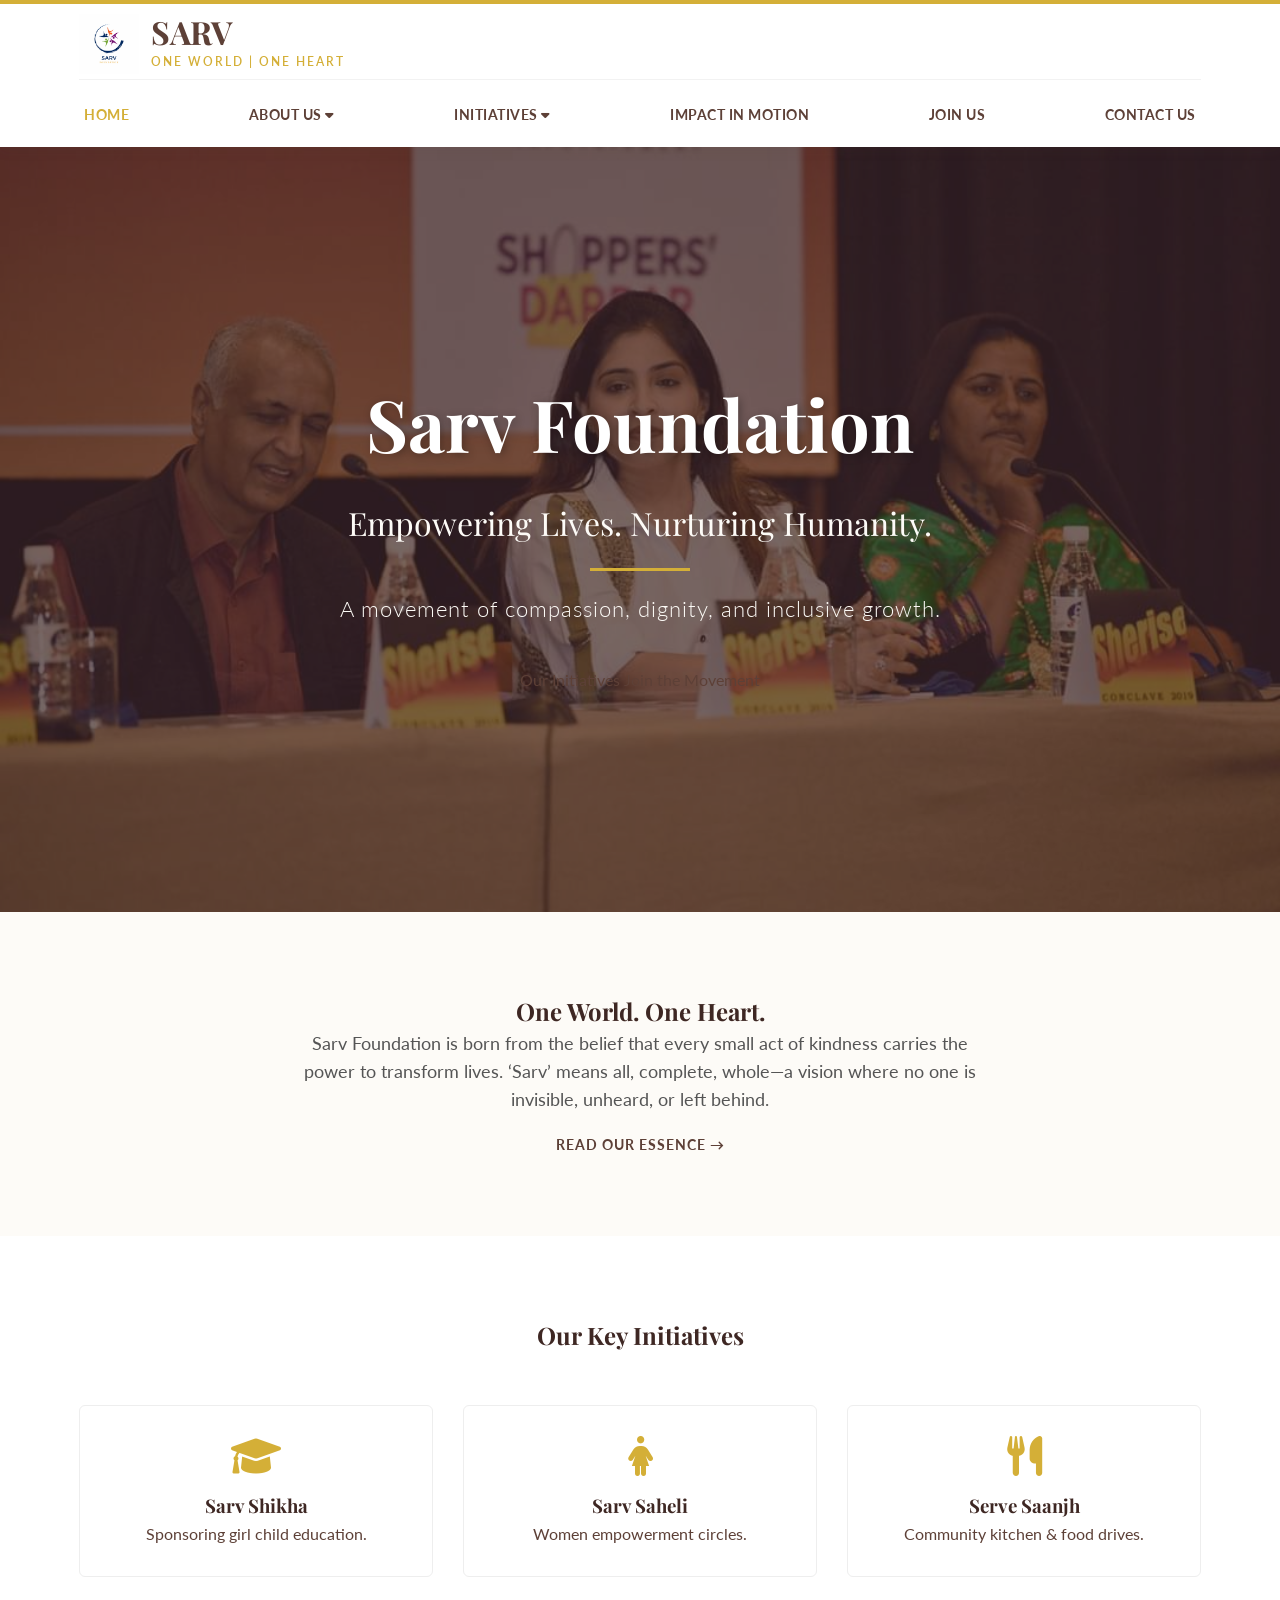
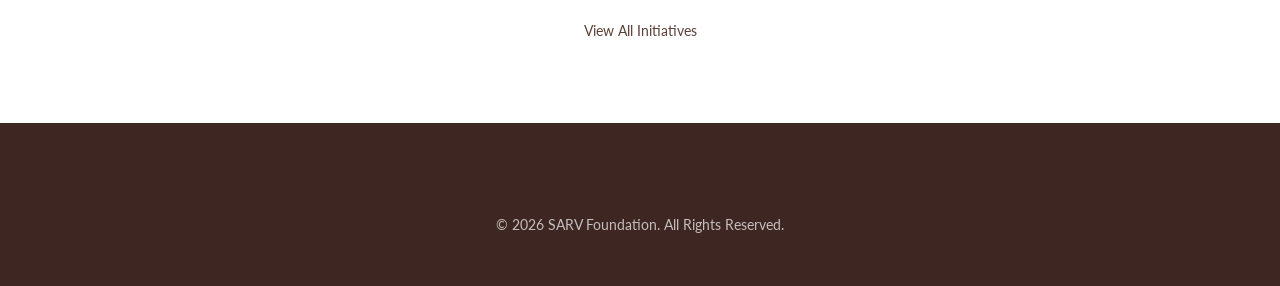
<file: index.html>
<!DOCTYPE html>
<html lang="en">
<head>
    <meta charset="UTF-8">
    <meta name="viewport" content="width=device-width, initial-scale=1.0">
    <title>SARV FOUNDATION | Empowering Lives. Nurturing Humanity.</title>
    <link rel="stylesheet" href="style.css">
    <link href="https://fonts.googleapis.com/css2?family=Lato:wght@300;400;600&family=Playfair+Display:wght@500;600;700&display=swap" rel="stylesheet">
    <link rel="stylesheet" href="https://cdnjs.cloudflare.com/ajax/libs/font-awesome/6.0.0/css/all.min.css">
</head>
<body>

    <nav class="navbar">
    <div class="container nav-wrapper">
        
        <div class="brand-row">
            <a href="index.html" class="logo-link">
                <img src="assets/logo final.jpeg" alt="Sarv Foundation Logo">
                <div class="logo-text">
                    <h2>SARV</h2>
                    <span>ONE WORLD | ONE HEART</span>
                </div>
            </a>
            <div class="hamburger">
                <i class="fas fa-bars"></i>
            </div>
        </div>

        <div class="menu-row">
            <ul class="nav-menu">
                <li><a href="index.html" class="active">HOME</a></li>
                
                <li class="dropdown">
                    <a href="about.html" class="dropbtn">ABOUT US <i class="fas fa-caret-down"></i></a>
                    <ul class="dropdown-content">
                        <li><a href="essence.html">OUR ESSENCE</a></li>
                        <li><a href="journey.html">OUR JOURNEY</a></li>
                        <li><a href="vision.html">OUR VISION</a></li>
                        <li><a href="mission.html">OUR MISSION</a></li>
                        <li><a href="values.html">OUR VALUES</a></li>
                    </ul>
                </li>
                  <li class="dropdown">
                        <a href="initiatives.html" class="dropbtn">INITIATIVES <i class="fas fa-caret-down"></i></a>
                        <ul class="dropdown-content">
                            <li><a href="sakhi-saheli.html">SAKHI SAHELI</a></li>
                        </ul>
                    </li>
                    <li><a href="impact.html">IMPACT IN MOTION</a></li>
                    <li><a href="join-us.html">JOIN US</a></li>
                <li><a href="contact.html">CONTACT US</a></li>
            </ul>
        </div>

    </div>
</nav>

    <header class="cover-hero">
    
    <div class="hero-slideshow">
        <div class="slide" style="background-image: url('assets/FB_IMG_1580443822070.jpg');"></div>
        <div class="slide" style="background-image: url('assets/image_fc1e115a-1fc8-44fc-af3e-80932b33172320220706_114518.jpg');"></div>
        <div class="slide active" style="background-image: url('assets/FB_IMG_1583815239968.jpg');"></div>
        <div class="slide" style="background-image: url('assets/FB_IMG_1581576737122.jpg');"></div>
    </div>

    <div class="hero-overlay-solid"></div>
   
    <div class="container hero-content text-center">
        <h1 class="main-title">Sarv Foundation</h1>
        <h2 class="sub-title">Empowering Lives. Nurturing Humanity.</h2>
        
        <div class="divider-gold-center"></div>
        
        <p class="hero-text">A movement of compassion, dignity, and inclusive growth.</p>
        
        <div style="margin-top: 40px;">
            <a href="initiatives.html" class="btn-hero primary">Our Initiatives</a>
            <a href="join-us.html" class="btn-hero secondary">Join the Movement</a>
        </div>
    </div>
</header>

    <section class="section-padding bg-warm">
        <div class="container text-center">
            <h2 class="section-title">One World. One Heart.</h2>
            <p style="max-width: 700px; margin: 0 auto; font-size: 1.1rem; color: #555;">
                Sarv Foundation is born from the belief that every small act of kindness carries the power to transform lives.
                ‘Sarv’ means all, complete, whole—a vision where no one is invisible, unheard, or left behind.
            </p>
            <a href="essence.html" class="btn-link" style="margin-top: 20px; display: inline-block;">Read Our Essence &rarr;</a>
        </div>
    </section>

    <section class="section-padding bg-white">
        <div class="container">
            <div class="text-center mb-50">
                <h2 class="section-title">Our Key Initiatives</h2>
            </div>
            <div class="project-grid" style="grid-template-columns: repeat(3, 1fr); gap: 30px;">
                <div class="project-card text-center" style="padding: 30px; border: 1px solid #eee;">
                    <i class="fas fa-graduation-cap" style="font-size: 2.5rem; color: var(--gold-accent); margin-bottom: 15px;"></i>
                    <h3>Sarv Shikha</h3>
                    <p>Sponsoring girl child education.</p>
                </div>
                <div class="project-card text-center" style="padding: 30px; border: 1px solid #eee;">
                    <i class="fas fa-female" style="font-size: 2.5rem; color: var(--gold-accent); margin-bottom: 15px;"></i>
                    <h3>Sarv Saheli</h3>
                    <p>Women empowerment circles.</p>
                </div>
                <div class="project-card text-center" style="padding: 30px; border: 1px solid #eee;">
                    <i class="fas fa-utensils" style="font-size: 2.5rem; color: var(--gold-accent); margin-bottom: 15px;"></i>
                    <h3>Serve Saanjh</h3>
                    <p>Community kitchen & food drives.</p>
                </div>
            </div>
            <div class="text-center" style="margin-top: 40px;">
                <a href="initiatives.html" class="btn-hero primary" style="font-size: 0.9rem; padding: 12px 30px;">View All Initiatives</a>
            </div>
        </div>
    </section>

    <footer>
        <div class="container text-center" style="padding: 30px 0; color: rgba(255,255,255,0.7); font-size: 0.9rem;">
            <p>&copy; 2026 SARV Foundation. All Rights Reserved.</p>
        </div>
    </footer>

    <script src="script.js"></script>
</body>
</html>

    <script src="script.js"></script>
    <script>
    const slides = document.querySelectorAll('.slide');
    
    // यह खुद पता लगा लेगा कि कौन सी स्लाइड 'active' है (आपके केस में तीसरी स्लाइड)
    let currentSlide = Array.from(slides).findIndex(slide => slide.classList.contains('active'));
    if (currentSlide === -1) currentSlide = 0;

    function nextSlide() {
        // पुरानी स्लाइड से active क्लास हटाएं
        slides[currentSlide].classList.remove('active');
        
        // अगली स्लाइड का नंबर निकालें
        currentSlide = (currentSlide + 1) % slides.length;
        
        // नई स्लाइड को active करें
        slides[currentSlide].classList.add('active');
    }

    // हर 4 सेकंड में स्लाइड बदलें
    setInterval(nextSlide, 4000);
</script>
</body>
</html>
</file>
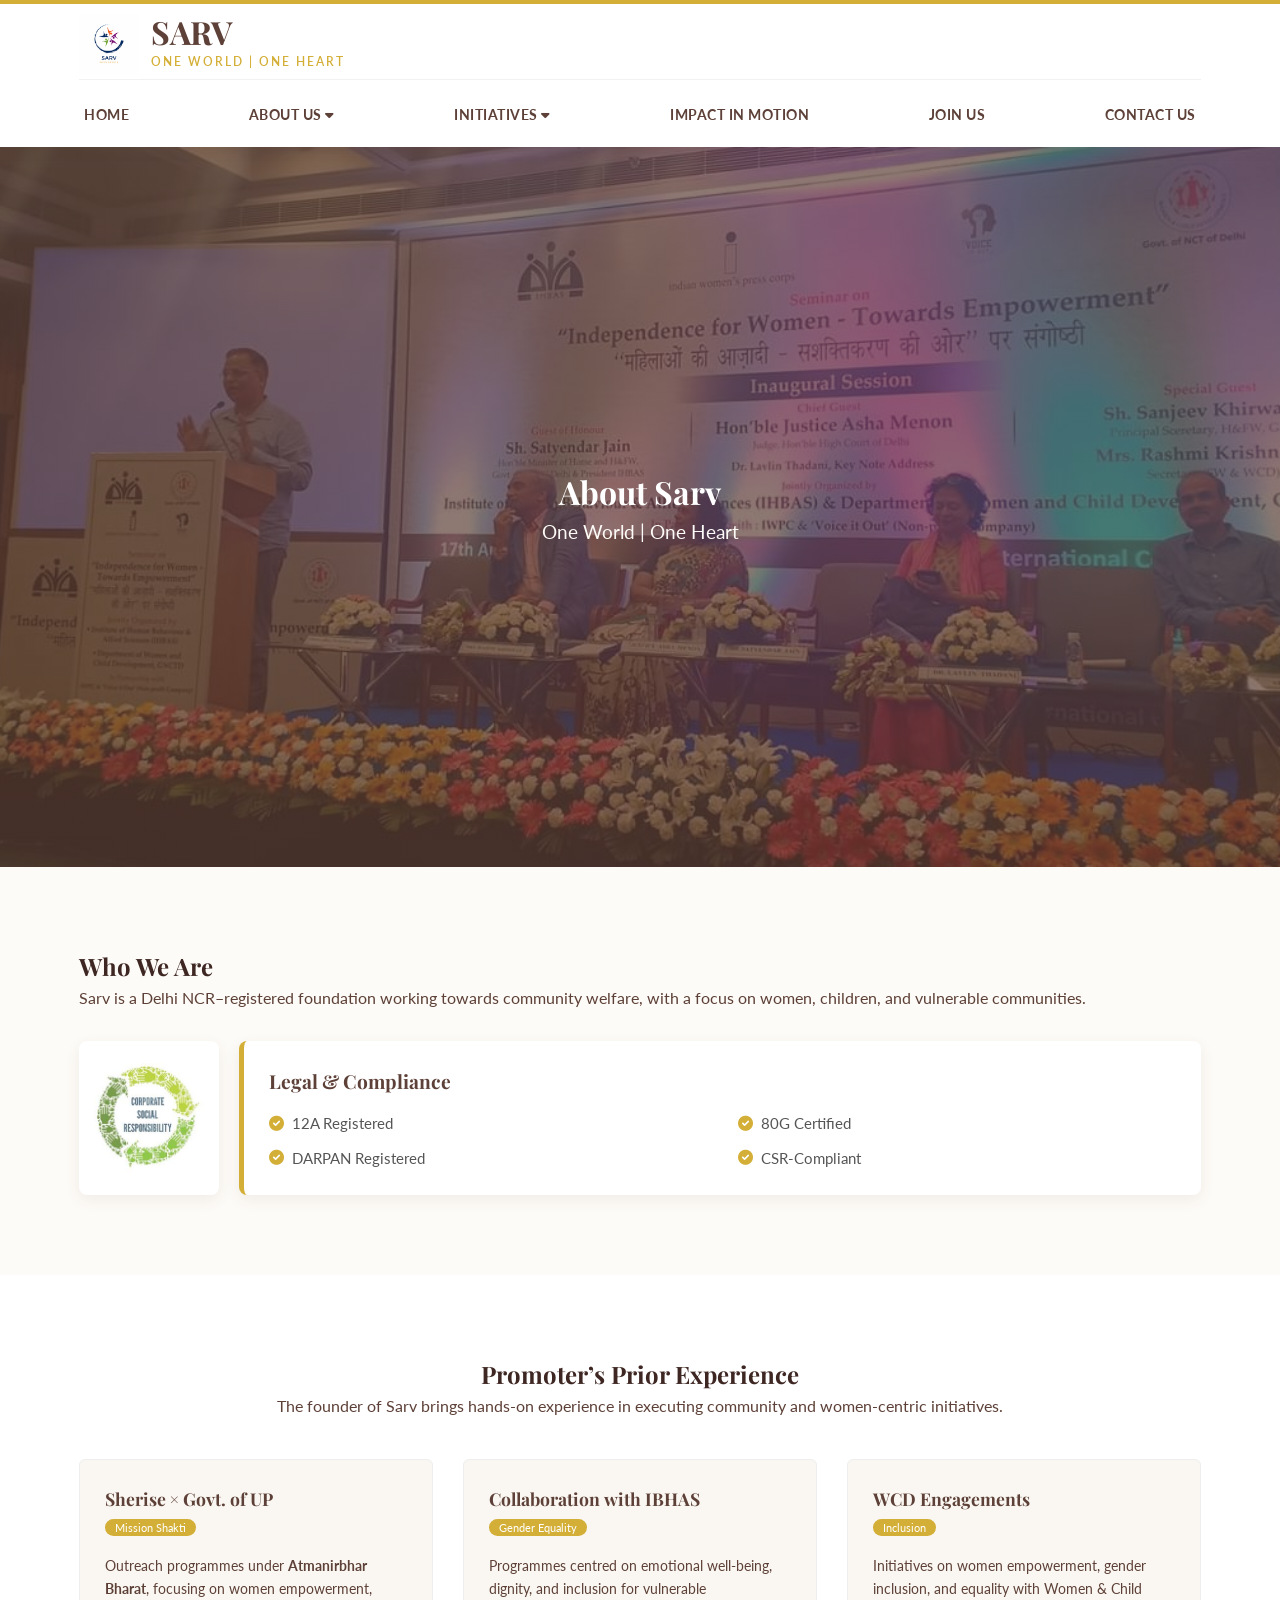
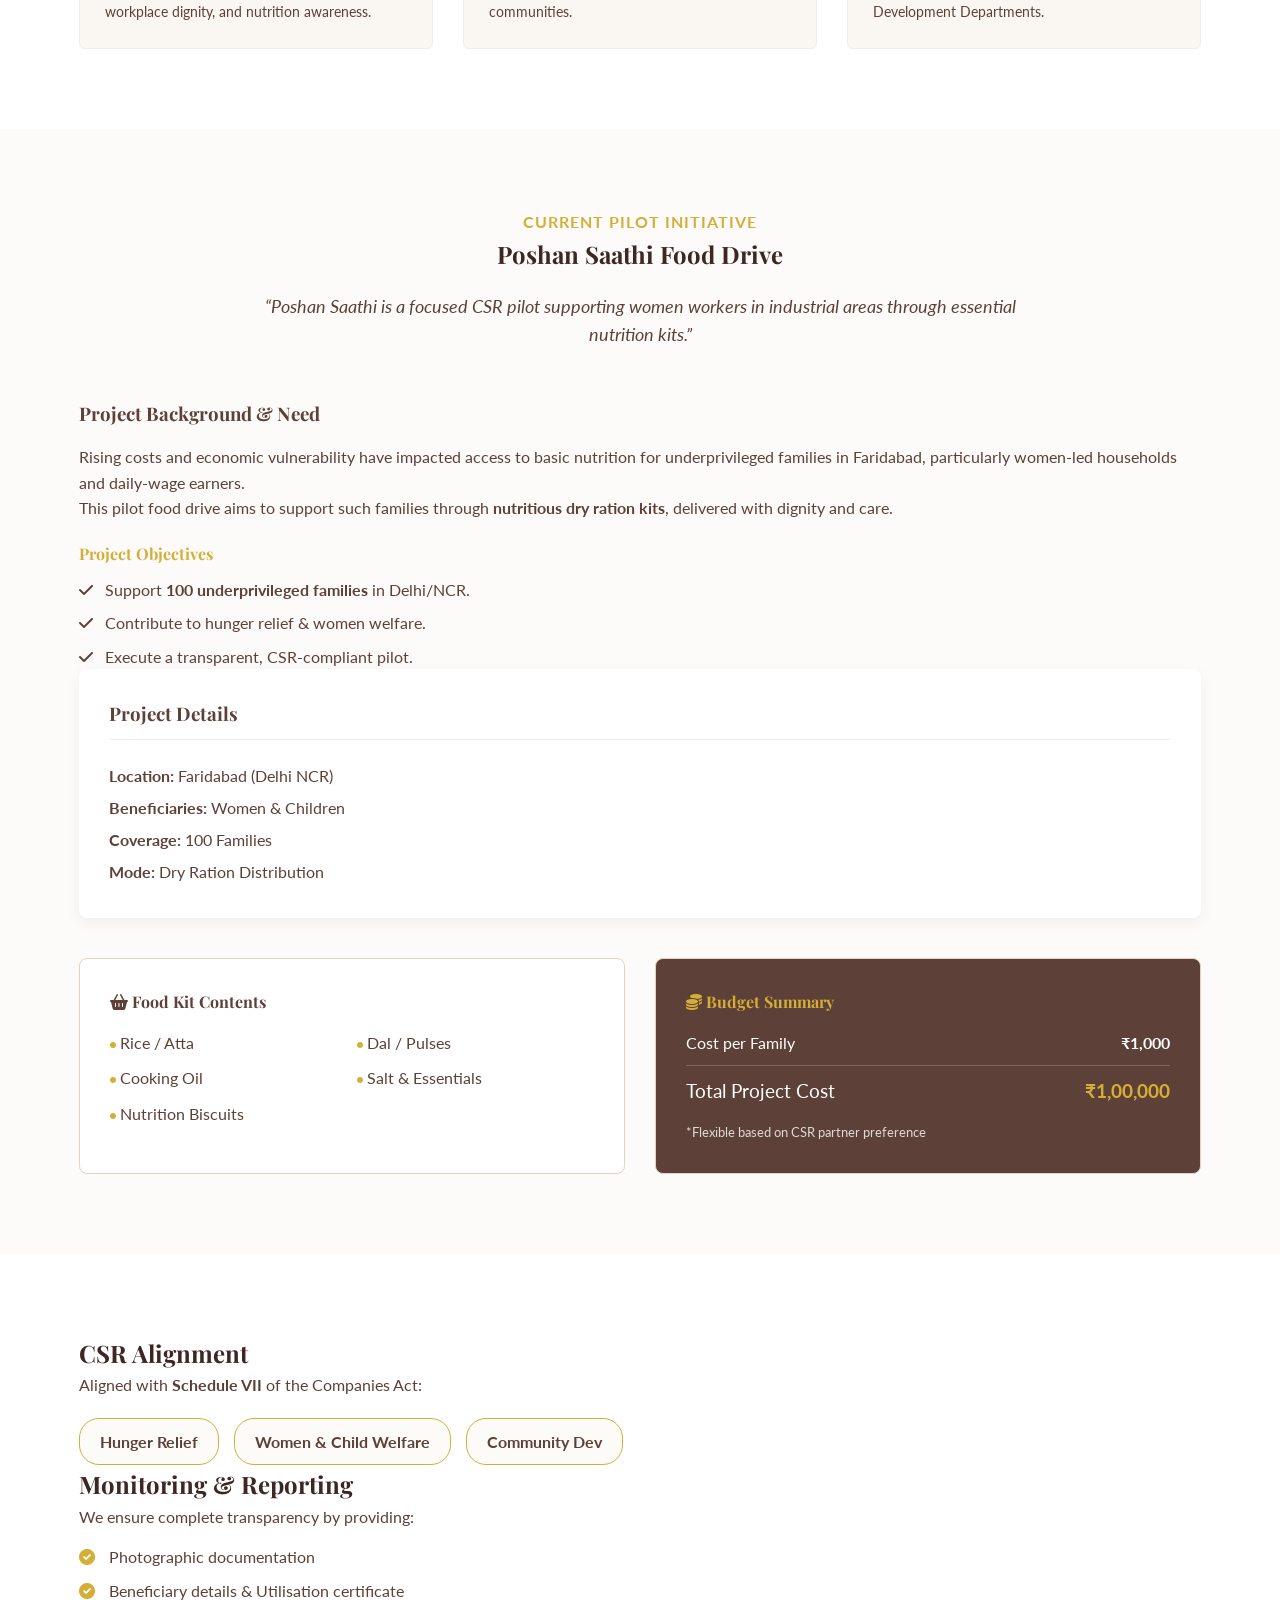
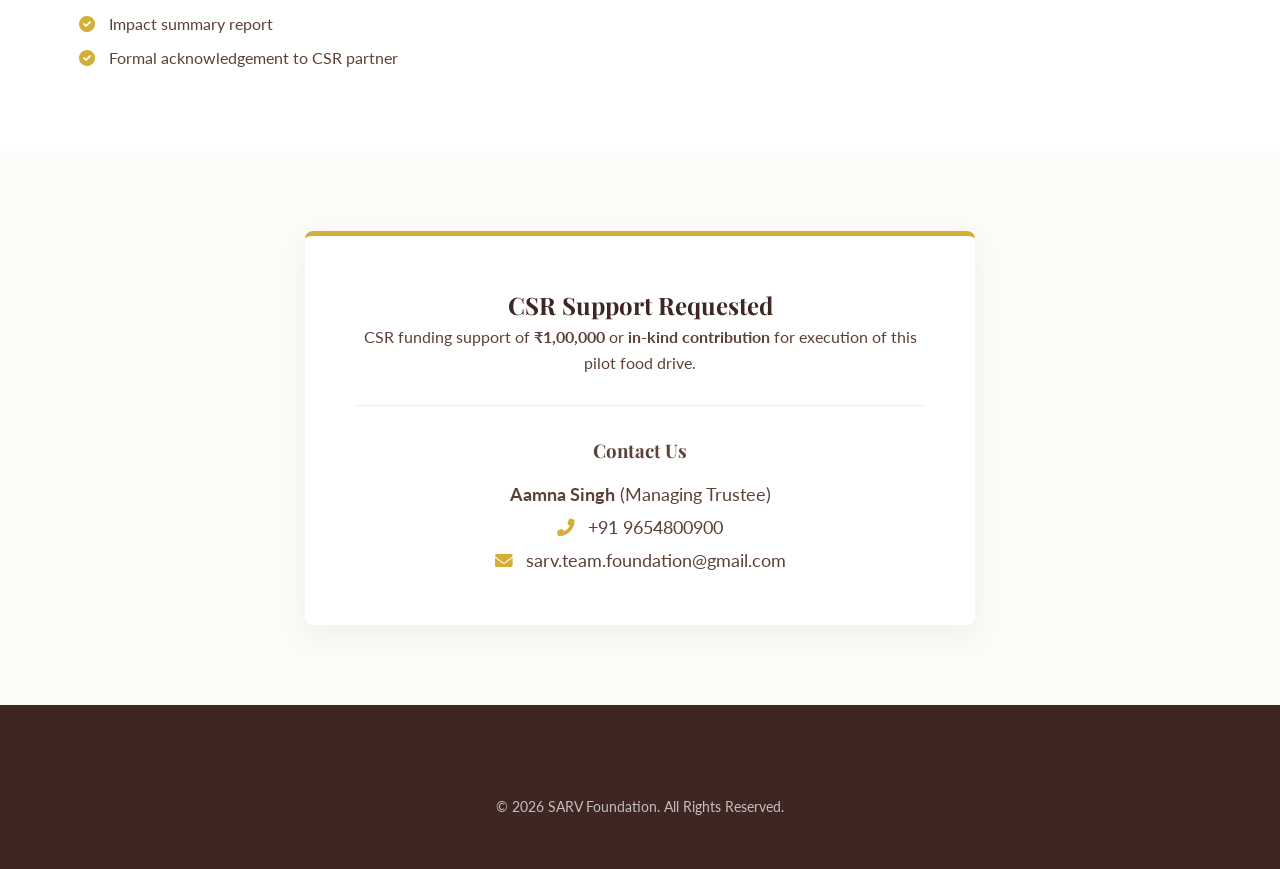
<file: about.html>
<!DOCTYPE html>
<html lang="en">
<head>
    <meta charset="UTF-8">
    <meta name="viewport" content="width=device-width, initial-scale=1.0">
    <title>About Us | SARV FOUNDATION</title>
    <link rel="stylesheet" href="style.css">
    <link href="https://fonts.googleapis.com/css2?family=Lato:wght@300;400;600&family=Playfair+Display:wght@500;600;700&display=swap" rel="stylesheet">
    <link rel="stylesheet" href="https://cdnjs.cloudflare.com/ajax/libs/font-awesome/6.0.0/css/all.min.css">
</head>
<body>

    <nav class="navbar">
    <div class="container nav-wrapper">
        
        <div class="brand-row">
            <a href="index.html" class="logo-link">
                <img src="assets/logo final.jpeg" alt="Sarv Foundation Logo">
                <div class="logo-text">
                    <h2>SARV</h2>
                    <span>ONE WORLD | ONE HEART</span>
                </div>
            </a>
            <div class="hamburger">
                <i class="fas fa-bars"></i>
            </div>
        </div>

        <div class="menu-row">
            <ul class="nav-menu">
                <li><a href="index.html">HOME</a></li>
                
                <li class="dropdown">
                    <a href="about.html" class="dropbtn" class="active">ABOUT US <i class="fas fa-caret-down"></i></a>
                    <ul class="dropdown-content">
                        <li><a href="essence.html">OUR ESSENCE</a></li>
                        <li><a href="journey.html">OUR JOURNEY</a></li>
                        <li><a href="vision.html">OUR VISION</a></li>
                        <li><a href="mission.html">OUR MISSION</a></li>
                        <li><a href="values.html">OUR VALUES</a></li>
                    </ul>
                </li>
                <li class="dropdown">
                    <a href="initiatives.html" class="dropbtn">INITIATIVES <i class="fas fa-caret-down"></i></a>
                    <ul class="dropdown-content">
                        <li><a href="sakhi-saheli.html">SAKHI SAHELI</a></li>
                    </ul>
                </li>
                <li><a href="impact.html">IMPACT IN MOTION</a></li>
                <li><a href="join-us.html">JOIN US</a></li>
                <li><a href="contact.html">CONTACT US</a></li>
            </ul>
        </div>

    </div>
</nav>
    <header class="hero-section" style="height: 80vh; background: linear-gradient(rgba(93, 64, 55, 0.7), rgba(93, 64, 55, 0.7)), url('assets/FB_IMG_1579864171733.jpg') center/cover;">
        <div class="hero-overlay"></div>
        <div class="container hero-content text-center">
            <h1 style="color: #fff;">About Sarv</h1>
            <p style="color: #fdfbf7; font-size: 1.2rem;">One World | One Heart</p>
        </div>
    </header>

    <section class="section-padding bg-warm">
    <div class="container split-layout">
        
        <div class="text-block">
            <h2 class="section-title">Who We Are</h2>
            <p class="lead-text">Sarv is a Delhi NCR–registered foundation working towards community welfare, with a focus on women, children, and vulnerable communities.</p>
            
            <div class="compliance-row" style="display: flex; gap: 20px; margin-top: 30px; flex-wrap: wrap; background: transparent; box-shadow: none; padding: 0;">
        
                <div class="logo-card" style="background: #fff; padding: 15px; border-radius: 8px; box-shadow: 0 5px 15px rgba(93, 64, 55, 0.08); display: flex; align-items: center; justify-content: center; width: 140px; flex-shrink: 0;">
                    <img src="assets/csr logo.jpg.jpeg" alt="CSR Compliance" style="width: 100%; height: auto;">
                </div>
        
                <div class="text-card" style="background: #fff; padding: 25px; border-radius: 8px; box-shadow: 0 5px 15px rgba(93, 64, 55, 0.08); flex-grow: 1; border-left: 5px solid var(--gold-accent); display: flex; flex-direction: column; justify-content: center;">
                    
                    <h3 style="font-size: 1.2rem; margin-bottom: 15px; color: var(--primary-brown);">Legal & Compliance</h3>
                    
                    <ul class="cert-grid" style="display: grid; grid-template-columns: 1fr 1fr; gap: 10px 30px; list-style: none; padding: 0; margin: 0;">
                        <li style="font-size: 0.95rem; display: flex; align-items: center; color: #555;">
                            <i class="fas fa-check-circle" style="color: var(--gold-accent); margin-right: 8px;"></i> 12A Registered
                        </li>
                        <li style="font-size: 0.95rem; display: flex; align-items: center; color: #555;">
                            <i class="fas fa-check-circle" style="color: var(--gold-accent); margin-right: 8px;"></i> 80G Certified
                        </li>
                        <li style="font-size: 0.95rem; display: flex; align-items: center; color: #555;">
                            <i class="fas fa-check-circle" style="color: var(--gold-accent); margin-right: 8px;"></i> DARPAN Registered
                        </li>
                        <li style="font-size: 0.95rem; display: flex; align-items: center; color: #555;">
                            <i class="fas fa-check-circle" style="color: var(--gold-accent); margin-right: 8px;"></i> CSR-Compliant
                        </li>
                    </ul>
                </div>
            </div>
        </div>

    </div>
    </section>

    <section class="section-padding bg-white">
        <div class="container">
            <h2 class="section-title text-center">Promoter’s Prior Experience</h2>
            <p class="section-sub text-center" style="max-width: 800px; margin: 0 auto 40px auto;">The founder of Sarv brings hands-on experience in executing community and women-centric initiatives.</p>
            
            <div class="project-grid" style="display: grid; grid-template-columns: repeat(3, 1fr); gap: 30px;">
                <div class="project-card" style="padding: 25px; border: 1px solid #eee; background: #faf7f2;">
                    <h3 style="font-size: 1.1rem; color: var(--primary-brown);">Sherise × Govt. of UP</h3>
                    <span style="background: var(--gold-accent); color: white; padding: 2px 10px; font-size: 0.7rem; border-radius: 20px;">Mission Shakti</span>
                    <p style="margin-top: 15px; font-size: 0.9rem;">Outreach programmes under <strong>Atmanirbhar Bharat</strong>, focusing on women empowerment, workplace dignity, and nutrition awareness.</p>
                </div>
                <div class="project-card" style="padding: 25px; border: 1px solid #eee; background: #faf7f2;">
                    <h3 style="font-size: 1.1rem; color: var(--primary-brown);">Collaboration with IBHAS</h3>
                    <span style="background: var(--gold-accent); color: white; padding: 2px 10px; font-size: 0.7rem; border-radius: 20px;">Gender Equality</span>
                    <p style="margin-top: 15px; font-size: 0.9rem;">Programmes centred on emotional well-being, dignity, and inclusion for vulnerable communities.</p>
                </div>
                <div class="project-card" style="padding: 25px; border: 1px solid #eee; background: #faf7f2;">
                    <h3 style="font-size: 1.1rem; color: var(--primary-brown);">WCD Engagements</h3>
                    <span style="background: var(--gold-accent); color: white; padding: 2px 10px; font-size: 0.7rem; border-radius: 20px;">Inclusion</span>
                    <p style="margin-top: 15px; font-size: 0.9rem;">Initiatives on women empowerment, gender inclusion, and equality with Women & Child Development Departments.</p>
                </div>
            </div>
        </div>
    </section>

    <section class="section-padding bg-warm" style="background-color: #fcfbf9;">
        <div class="container">
            <div class="text-center" style="margin-bottom: 50px;">
                <span style="color: var(--gold-accent); font-weight: bold; text-transform: uppercase; letter-spacing: 1px;">Current Pilot Initiative</span>
                <h2 class="section-title">Poshan Saathi Food Drive</h2>
                <p class="lead-text" style="font-size: 1.1rem; max-width: 800px; margin: 20px auto; font-style: italic;">
                    “Poshan Saathi is a focused CSR pilot supporting women workers in industrial areas through essential nutrition kits.”
                </p>
            </div>

            <div class="split-layout" style="align-items: flex-start; margin-bottom: 40px;">
                <div class="text-block">
                    <h3 style="color: var(--primary-brown); margin-bottom: 15px;">Project Background & Need</h3>
                    <p>Rising costs and economic vulnerability have impacted access to basic nutrition for underprivileged families in Faridabad, particularly women-led households and daily-wage earners.</p>
                    <p>This pilot food drive aims to support such families through <strong>nutritious dry ration kits</strong>, delivered with dignity and care.</p>
                    
                    <h4 style="margin-top: 20px; color: var(--gold-accent);">Project Objectives</h4>
                    <ul style="list-style: none; padding: 0; margin-top: 10px;">
                        <li style="margin-bottom: 8px;"><i class="fas fa-check" style="color: var(--primary-brown); margin-right: 8px;"></i> Support <strong>100 underprivileged families</strong> in Delhi/NCR.</li>
                        <li style="margin-bottom: 8px;"><i class="fas fa-check" style="color: var(--primary-brown); margin-right: 8px;"></i> Contribute to hunger relief & women welfare.</li>
                        <li><i class="fas fa-check" style="color: var(--primary-brown); margin-right: 8px;"></i> Execute a transparent, CSR-compliant pilot.</li>
                    </ul>
                </div>
                
                <div class="text-block" style="background: #fff; padding: 30px; border-radius: 8px; box-shadow: 0 5px 15px rgba(0,0,0,0.05);">
                    <h3 style="color: var(--primary-brown); border-bottom: 1px solid #eee; padding-bottom: 10px; margin-bottom: 20px;">Project Details</h3>
                    <ul style="list-style: none; padding: 0; line-height: 2;">
                        <li><strong>Location:</strong> Faridabad (Delhi NCR)</li>
                        <li><strong>Beneficiaries:</strong> Women & Children</li>
                        <li><strong>Coverage:</strong> 100 Families</li>
                        <li><strong>Mode:</strong> Dry Ration Distribution</li>
                    </ul>
                </div>
            </div>

            <div class="project-grid" style="display: grid; grid-template-columns: 1fr 1fr; gap: 30px;">
                <div class="project-card" style="background: #fff; padding: 30px; border-radius: 8px;">
                    <h4 style="color: var(--primary-brown); margin-bottom: 15px;"><i class="fas fa-shopping-basket"></i> Food Kit Contents</h4>
                    <ul style="list-style: none; padding: 0; display: grid; grid-template-columns: 1fr 1fr; gap: 10px;">
                        <li><i class="fas fa-circle" style="font-size: 6px; color: var(--gold-accent); vertical-align: middle;"></i> Rice / Atta</li>
                        <li><i class="fas fa-circle" style="font-size: 6px; color: var(--gold-accent); vertical-align: middle;"></i> Dal / Pulses</li>
                        <li><i class="fas fa-circle" style="font-size: 6px; color: var(--gold-accent); vertical-align: middle;"></i> Cooking Oil</li>
                        <li><i class="fas fa-circle" style="font-size: 6px; color: var(--gold-accent); vertical-align: middle;"></i> Salt & Essentials</li>
                        <li><i class="fas fa-circle" style="font-size: 6px; color: var(--gold-accent); vertical-align: middle;"></i> Nutrition Biscuits</li>
                    </ul>
                </div>

                <div class="project-card" style="background: var(--primary-brown); padding: 30px; border-radius: 8px; color: white;">
                    <h4 style="color: var(--gold-accent); margin-bottom: 15px;"><i class="fas fa-coins"></i> Budget Summary</h4>
                    <div style="display: flex; justify-content: space-between; margin-bottom: 10px; border-bottom: 1px solid rgba(255,255,255,0.2); padding-bottom: 10px;">
                        <span>Cost per Family</span>
                        <strong>₹1,000</strong>
                    </div>
                    <div style="display: flex; justify-content: space-between; font-size: 1.2rem;">
                        <span>Total Project Cost</span>
                        <strong style="color: var(--gold-accent);">₹1,00,000</strong>
                    </div>
                    <p style="font-size: 0.8rem; margin-top: 15px; opacity: 0.8;">*Flexible based on CSR partner preference</p>
                </div>
            </div>
        </div>
    </section>

    <section class="section-padding bg-white">
        <div class="container">
            <div class="split-layout">
                <div class="text-block">
                    <h2 class="section-title">CSR Alignment</h2>
                    <p style="margin-bottom: 20px;">Aligned with <strong>Schedule VII</strong> of the Companies Act:</p>
                    <div style="display: flex; gap: 15px; flex-wrap: wrap;">
                        <span style="background: #fdfbf7; padding: 10px 20px; border: 1px solid var(--gold-accent); border-radius: 20px; color: var(--primary-brown); font-weight: bold;">Hunger Relief</span>
                        <span style="background: #fdfbf7; padding: 10px 20px; border: 1px solid var(--gold-accent); border-radius: 20px; color: var(--primary-brown); font-weight: bold;">Women & Child Welfare</span>
                        <span style="background: #fdfbf7; padding: 10px 20px; border: 1px solid var(--gold-accent); border-radius: 20px; color: var(--primary-brown); font-weight: bold;">Community Dev</span>
                    </div>
                </div>

                <div class="text-block">
                    <h2 class="section-title">Monitoring & Reporting</h2>
                    <p>We ensure complete transparency by providing:</p>
                    <ul style="list-style: none; padding: 0; margin-top: 15px;">
                        <li style="margin-bottom: 8px;"><i class="fas fa-check-circle" style="color: var(--gold-accent); margin-right: 10px;"></i> Photographic documentation</li>
                        <li style="margin-bottom: 8px;"><i class="fas fa-check-circle" style="color: var(--gold-accent); margin-right: 10px;"></i> Beneficiary details & Utilisation certificate</li>
                        <li style="margin-bottom: 8px;"><i class="fas fa-check-circle" style="color: var(--gold-accent); margin-right: 10px;"></i> Impact summary report</li>
                        <li><i class="fas fa-check-circle" style="color: var(--gold-accent); margin-right: 10px;"></i> Formal acknowledgement to CSR partner</li>
                    </ul>
                </div>
            </div>
        </div>
    </section>

    <section id="contact" class="section-padding bg-warm" style="text-align: center;">
        <div class="container" style="max-width: 700px;">
            <div class="contact-box" style="background: #fff; padding: 50px; border-radius: 8px; box-shadow: 0 10px 30px rgba(0,0,0,0.05); border-top: 5px solid var(--gold-accent);">
                <h2 class="section-title">CSR Support Requested</h2>
                <p class="lead-text">CSR funding support of <strong>₹1,00,000</strong> or <strong>in-kind contribution</strong> for execution of this pilot food drive.</p>
                
                <hr style="margin: 30px 0; border: 0; border-top: 1px solid #eee;">
                
                <h3 style="margin-bottom: 15px; color: var(--primary-brown);">Contact Us</h3>
                <p style="font-size: 1.1rem; margin-bottom: 5px;"><strong>Aamna Singh</strong> (Managing Trustee)</p>
                <p style="font-size: 1.1rem; margin-bottom: 5px;"><i class="fas fa-phone-alt" style="color: var(--gold-accent); margin-right: 8px;"></i> +91 9654800900</p>
                <p style="font-size: 1.1rem;"><i class="fas fa-envelope" style="color: var(--gold-accent); margin-right: 8px;"></i> sarv.team.foundation@gmail.com</p>
            </div>
        </div>
    </section>

    <footer>
        <div class="container text-center" style="padding: 30px 0; color: rgba(255,255,255,0.7); font-size: 0.9rem;">
            <p>&copy; 2026 SARV Foundation. All Rights Reserved.</p>
        </div>
    </footer>

    <script src="script.js"></script>
    <script>
    // Mobile Menu Toggle Script
    const hamburger = document.querySelector('.hamburger');
    const menuRow = document.querySelector('.menu-row');

    if (hamburger && menuRow) {
        hamburger.addEventListener('click', () => {
            menuRow.classList.toggle('active'); // CSS class toggle karega
        });
    }
</script>
</body>
</html>
</file>
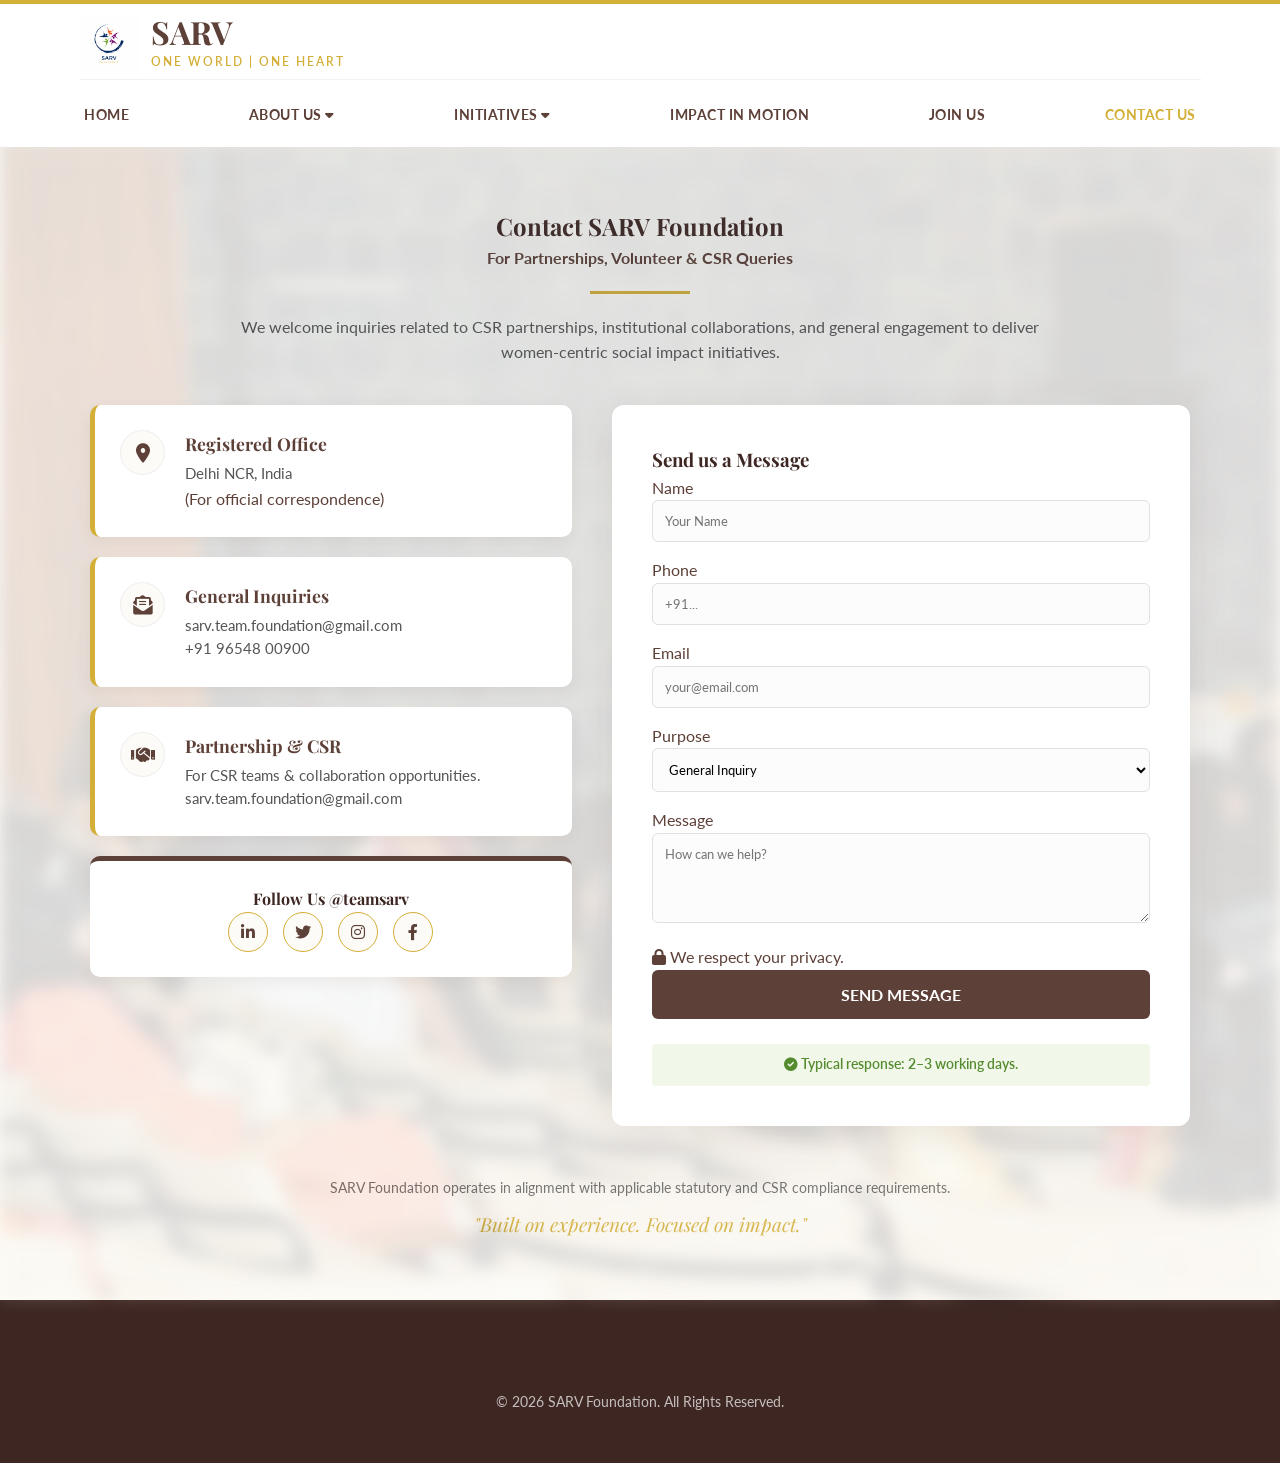
<file: contact.html>
<!DOCTYPE html>
<html lang="en">
<head>
    <meta charset="UTF-8">
    <meta name="viewport" content="width=device-width, initial-scale=1.0">
    <title>Contact Us | SARV FOUNDATION</title>
    <link rel="stylesheet" href="style.css">
    <link href="https://fonts.googleapis.com/css2?family=Lato:wght@300;400;600&family=Playfair+Display:wght@500;600;700&display=swap" rel="stylesheet">
    <link rel="stylesheet" href="https://cdnjs.cloudflare.com/ajax/libs/font-awesome/6.0.0/css/all.min.css">
</head>
<body>

    <nav class="navbar">
        <div class="container nav-wrapper">
            <div class="brand-row">
                <a href="index.html" class="logo-link">
                    <img src="assets/logo final.jpeg" alt="Sarv Foundation Logo">
                    <div class="logo-text">
                        <h2>SARV</h2>
                        <span>ONE WORLD | ONE HEART</span>
                    </div>
                </a>
                <div class="hamburger">
                    <i class="fas fa-bars"></i>
                </div>
            </div>

            <div class="menu-row">
                <ul id="nav-links" class="nav-menu">
                    <li><a href="index.html">HOME</a></li>
                    <li class="dropdown">
                        <a href="about.html" class="dropbtn">ABOUT US <i class="fas fa-caret-down"></i></a>
                        <ul class="dropdown-content">
                            <li><a href="essence.html">OUR ESSENCE</a></li>
                            <li><a href="journey.html">OUR JOURNEY</a></li>
                            <li><a href="vision.html">OUR VISION</a></li>
                            <li><a href="mission.html">OUR MISSION</a></li>
                            <li><a href="values.html">OUR VALUES</a></li>
                        </ul>
                    </li>
                    <li class="dropdown">
                        <a href="initiatives.html" class="dropbtn">INITIATIVES <i class="fas fa-caret-down"></i></a>
                        <ul class="dropdown-content">
                            <li><a href="sakhi-saheli.html">SAKHI SAHELI</a></li>
                        </ul>
                    </li>
                    <li><a href="impact.html">IMPACT IN MOTION</a></li>
                    <li><a href="join-us.html">JOIN US</a></li>
                    <li><a href="contact.html" class="active">CONTACT US</a></li>
                </ul>
            </div>
        </div>
    </nav>

    <section class="contact-modern-section">
        
        <div class="contact-bg-blur"></div>

        <div class="container relative-z">
            
            <div class="text-center mb-40">
                <h1 class="section-title">Contact SARV Foundation</h1>
                <p class="section-sub" style="color: var(--primary-brown); font-weight: bold;">For Partnerships, Volunteer & CSR Queries</p>
                <div class="divider-gold-center"></div>
                <p style="max-width: 800px; margin: 20px auto; color: #555;">
                    We welcome inquiries related to CSR partnerships, institutional collaborations, and general engagement to deliver women-centric social impact initiatives.
                </p>
            </div>

            <div class="contact-grid-layout">
                
                <div class="contact-details-side">
                    
                    <div class="detail-card">
                        <div class="card-icon"><i class="fas fa-map-marker-alt"></i></div>
                        <div class="card-info">
                            <h4>Registered Office</h4>
                            <p>Delhi NCR, India</p>
                            <span class="small-note">(For official correspondence)</span>
                        </div>
                    </div>

                    <div class="detail-card">
                        <div class="card-icon"><i class="fas fa-envelope-open-text"></i></div>
                        <div class="card-info">
                            <h4>General Inquiries</h4>
                            <p><a href="mailto:sarv.team.foundation@gmail.com">sarv.team.foundation@gmail.com</a></p>
                            <p><a href="tel:+919654800900">+91 96548 00900</a></p>
                        </div>
                    </div>

                    <div class="detail-card">
                        <div class="card-icon"><i class="fas fa-handshake"></i></div>
                        <div class="card-info">
                            <h4>Partnership & CSR</h4>
                            <p>For CSR teams & collaboration opportunities.</p>
                            <p><a href="mailto:sarv.team.foundation@gmail.com">sarv.team.foundation@gmail.com</a></p>
                        </div>
                    </div>

                    <div class="detail-card social-card">
                        <h4>Follow Us @teamsarv</h4>
                        <div class="social-icons-row">
                            <a href="#"><i class="fab fa-linkedin-in"></i></a>
                            <a href="#"><i class="fab fa-twitter"></i></a>
                            <a href="#"><i class="fab fa-instagram"></i></a>
                            <a href="#"><i class="fab fa-facebook-f"></i></a>
                        </div>
                    </div>

                </div>

                <div class="contact-form-panel shadow-box">
                    <h3 class="panel-title">Send us a Message</h3>
                    
                    <form action="https://formspree.io/f/mjgebzva" method="POST" class="sarv-form-modern">
                        <div class="form-row">
                            <div class="form-group">
                                <label>Name</label>
                                <input type="text" name="name" placeholder="Your Name" required>
                            </div>
                            <div class="form-group">
                                <label>Phone</label>
                                <input type="tel" name="phone" placeholder="+91..." required>
                            </div>
                        </div>

                        <div class="form-group">
                            <label>Email</label>
                            <input type="email" name="email" placeholder="your@email.com" required>
                        </div>

                        <div class="form-group">
                            <label>Purpose</label>
                            <select name="purpose">
                                <option value="General Inquiry">General Inquiry</option>
                                <option value="Partnership">Partnership & CSR</option>
                                <option value="Media">Media & Press</option>
                                <option value="Volunteer">Volunteering</option>
                            </select>
                        </div>

                        <div class="form-group">
                            <label>Message</label>
                            <textarea name="message" rows="4" placeholder="How can we help?" required></textarea>
                        </div>

                        <p class="privacy-text"><i class="fas fa-lock"></i> We respect your privacy.</p>

                        <button type="submit" class="btn-submit-modern">Send Message</button>
                    </form>

                    <div class="response-badge">
                        <i class="fas fa-check-circle"></i> Typical response: 2–3 working days.
                    </div>
                </div>

            </div>

            <div class="compliance-text text-center" style="margin-top: 50px;">
                <p style="color: #666; font-size: 0.9rem;">SARV Foundation operates in alignment with applicable statutory and CSR compliance requirements.</p>
                <p style="font-family: 'Playfair Display', serif; font-style: italic; color: var(--gold-accent); font-size: 1.2rem; margin-top: 10px;">"Built on experience. Focused on impact."</p>
            </div>

        </div>
    </section>

    <footer>
        <div class="container text-center" style="padding: 30px 0; color: rgba(255,255,255,0.7); font-size: 0.9rem;">
            <p>&copy; 2026 SARV Foundation. All Rights Reserved.</p>
        </div>
    </footer>

    <script src="script.js"></script>
    <script>
    // Mobile Menu Toggle Script
    const hamburger = document.querySelector('.hamburger');
    const menuRow = document.querySelector('.menu-row');

    if (hamburger && menuRow) {
        hamburger.addEventListener('click', () => {
            menuRow.classList.toggle('active'); // CSS class toggle karega
        });
    }
</script>
</body>
</html>
</file>
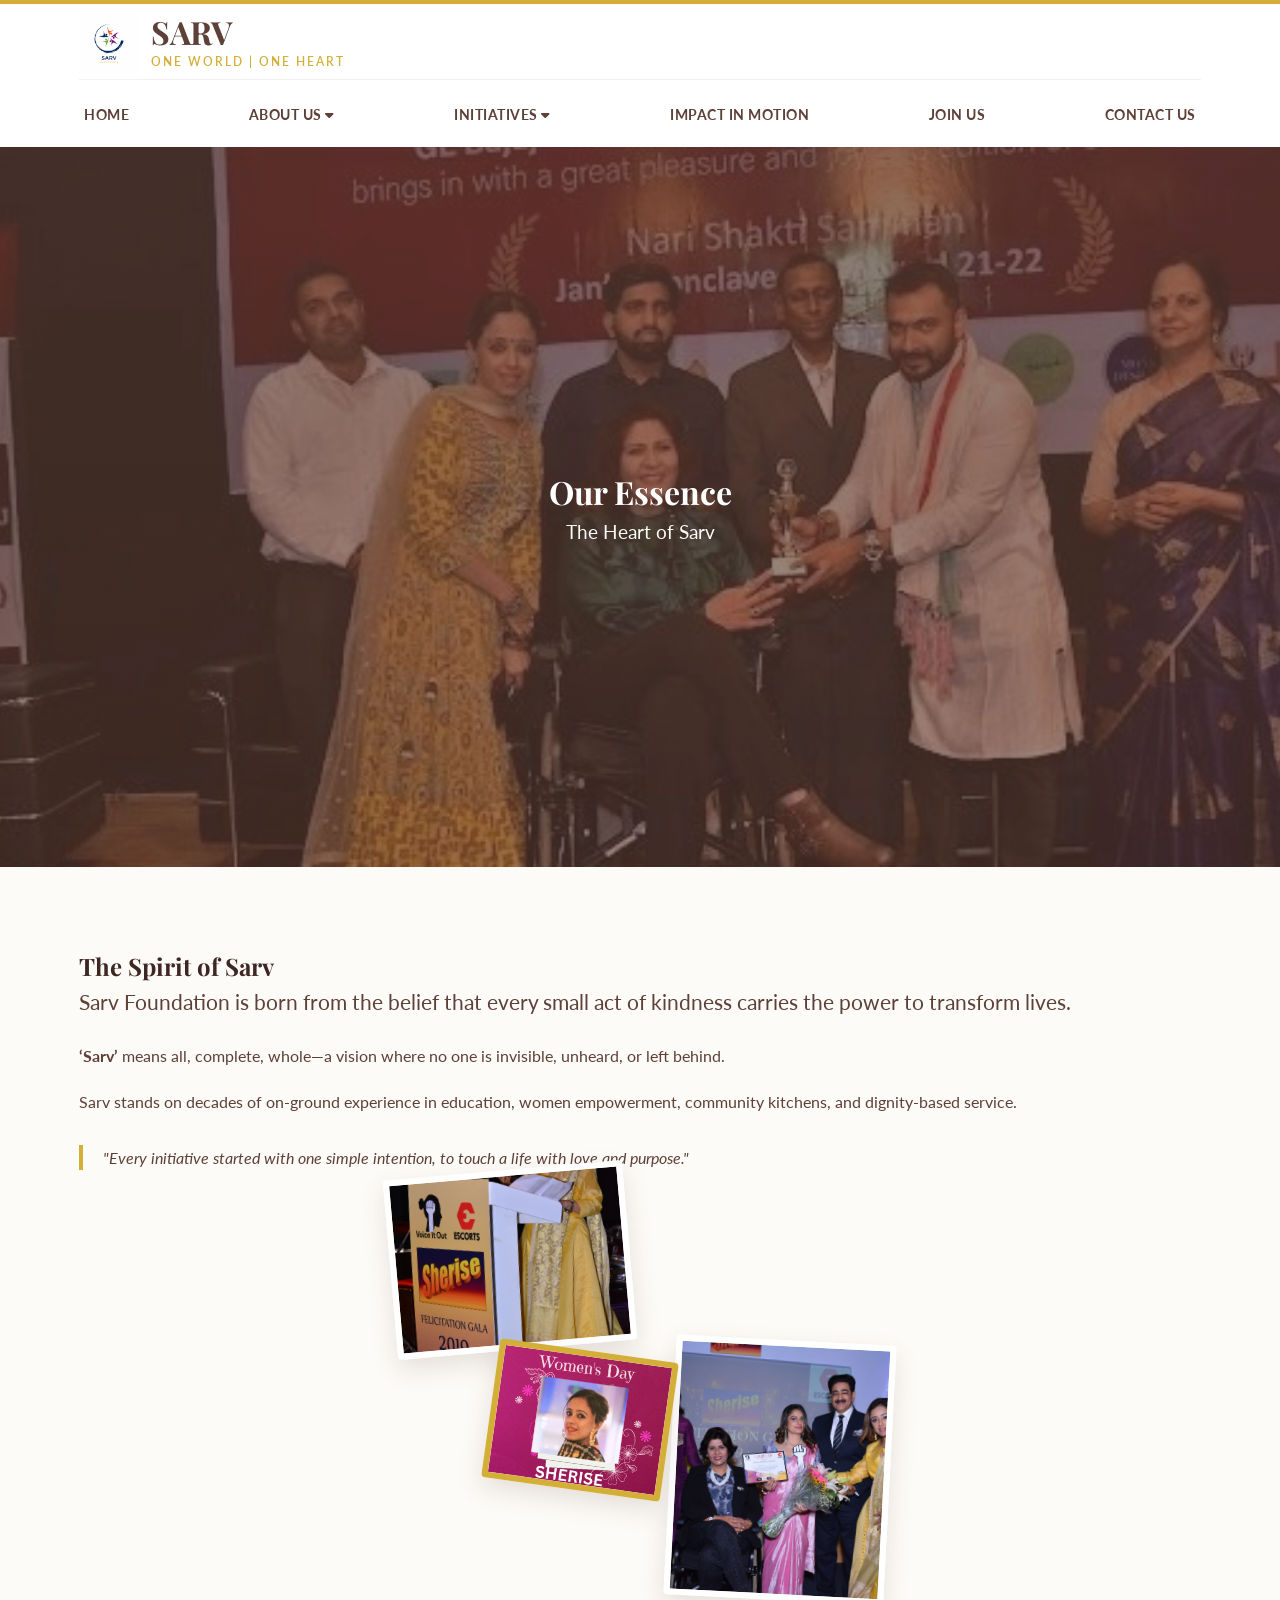
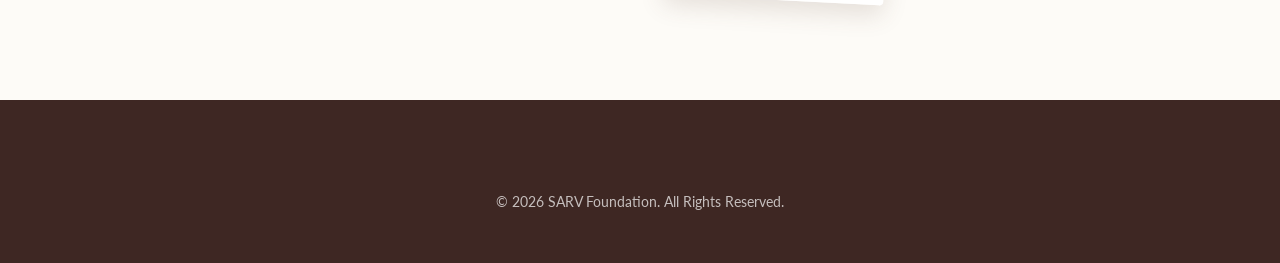
<file: essence.html>
<!DOCTYPE html>
<html lang="en">
<head>
    <meta charset="UTF-8">
    <meta name="viewport" content="width=device-width, initial-scale=1.0">
    <title>Our Essence | SARV FOUNDATION</title>
    <link rel="stylesheet" href="style.css">
    <link href="https://fonts.googleapis.com/css2?family=Lato:wght@300;400;600&family=Playfair+Display:wght@500;600;700&display=swap" rel="stylesheet">
    <link rel="stylesheet" href="https://cdnjs.cloudflare.com/ajax/libs/font-awesome/6.0.0/css/all.min.css">
</head>
<body>

    <nav class="navbar">
    <div class="container nav-wrapper">
        <div class="brand-row">
            <a href="index.html" class="logo-link">
                <img src="assets/logo final.jpeg" alt="Sarv Foundation Logo">
                <div class="logo-text">
                    <h2>SARV</h2>
                    <span>ONE WORLD | ONE HEART</span>
                </div>
            </a>
            <div class="hamburger">
                <i class="fas fa-bars"></i>
            </div>
        </div>

        <div class="menu-row">
            <ul id="nav-links" class="nav-menu">
                <li><a href="index.html">HOME</a></li>
                
                <li class="dropdown">
                    <a href="about.html" class="dropbtn">ABOUT US <i class="fas fa-caret-down"></i></a>
                    <ul class="dropdown-content">
                        <li><a href="essence.html" class="active">OUR ESSENCE</a></li>
                        <li><a href="journey.html">OUR JOURNEY</a></li>
                        <li><a href="vision.html">OUR VISION</a></li>
                        <li><a href="mission.html">OUR MISSION</a></li>
                        <li><a href="values.html">OUR VALUES</a></li>
                    </ul>
                </li>

                <li class="dropdown">
                    <a href="initiatives.html" class="dropbtn">INITIATIVES <i class="fas fa-caret-down"></i></a>
                    <ul class="dropdown-content">
                        <li><a href="sakhi-saheli.html">SAKHI SAHELI</a></li>
                    </ul>
                </li>

                <li><a href="impact.html">IMPACT IN MOTION</a></li>
                <li><a href="join-us.html">JOIN US</a></li>
                <li><a href="contact.html">CONTACT US</a></li>
            </ul>
        </div>
    </div>
</nav>

    <header class="hero-section" style="height: 80vh; background: linear-gradient(rgba(93, 64, 55, 0.7), rgba(93, 64, 55, 0.6)), url('assets/essence img.webp') top/cover;">
        <div class="hero-overlay"></div>
        <div class="container hero-content text-center">
            <h1 style="color: #fff;">Our Essence</h1>
            <p style="color: #fdfbf7; font-size: 1.2rem;">The Heart of Sarv</p>
        </div>
    </header>

    <section class="section-padding bg-warm">
        <div class="container split-layout">
            
            <div class="text-block">
                <h2 class="section-title">The Spirit of Sarv</h2>
                <p class="lead-text" style="font-size: 1.3rem; margin-bottom: 25px;">Sarv Foundation is born from the belief that every small act of kindness carries the power to transform lives.</p>
                
                <p style="margin-bottom: 20px;">
                    <strong>‘Sarv’</strong> means all, complete, whole—a vision where no one is invisible, unheard, or left behind.
                </p>
                
                <p style="margin-bottom: 20px;">
                    Sarv stands on decades of on-ground experience in education, women empowerment, community kitchens, and dignity-based service.
                </p>
                
                <blockquote style="border-left: 4px solid var(--gold-accent); padding-left: 20px; font-style: italic; color: var(--primary-brown); margin-top: 30px;">
                    "Every initiative started with one simple intention, to touch a life with love and purpose."
                </blockquote>
            </div>

            <div class="collage-container">
                <div class="collage-item img-1">
                    <img src="assets/DSC_7257.JPG" alt="Sarv Essence 1">
                </div>
                <div class="collage-item img-2">
                    <img src="assets/DSC_7565.JPG" alt="Sarv Essence 2">
                </div>
                <div class="collage-item img-3">
                    <img src="assets/img.png" alt="Sarv Essence 3">
                </div>
            </div>

        </div>
    </section>

    <footer>
        <div class="container text-center" style="padding: 30px 0; color: rgba(255,255,255,0.7); font-size: 0.9rem;">
            <p>&copy; 2026 SARV Foundation. All Rights Reserved.</p>
        </div>
    </footer>

    <script src="script.js"></script>
    <script>
    // Mobile Menu Toggle Script
    const hamburger = document.querySelector('.hamburger');
    const menuRow = document.querySelector('.menu-row');

    if (hamburger && menuRow) {
        hamburger.addEventListener('click', () => {
            menuRow.classList.toggle('active'); // CSS class toggle karega
        });
    }
</script>
</body>
</html>
</file>
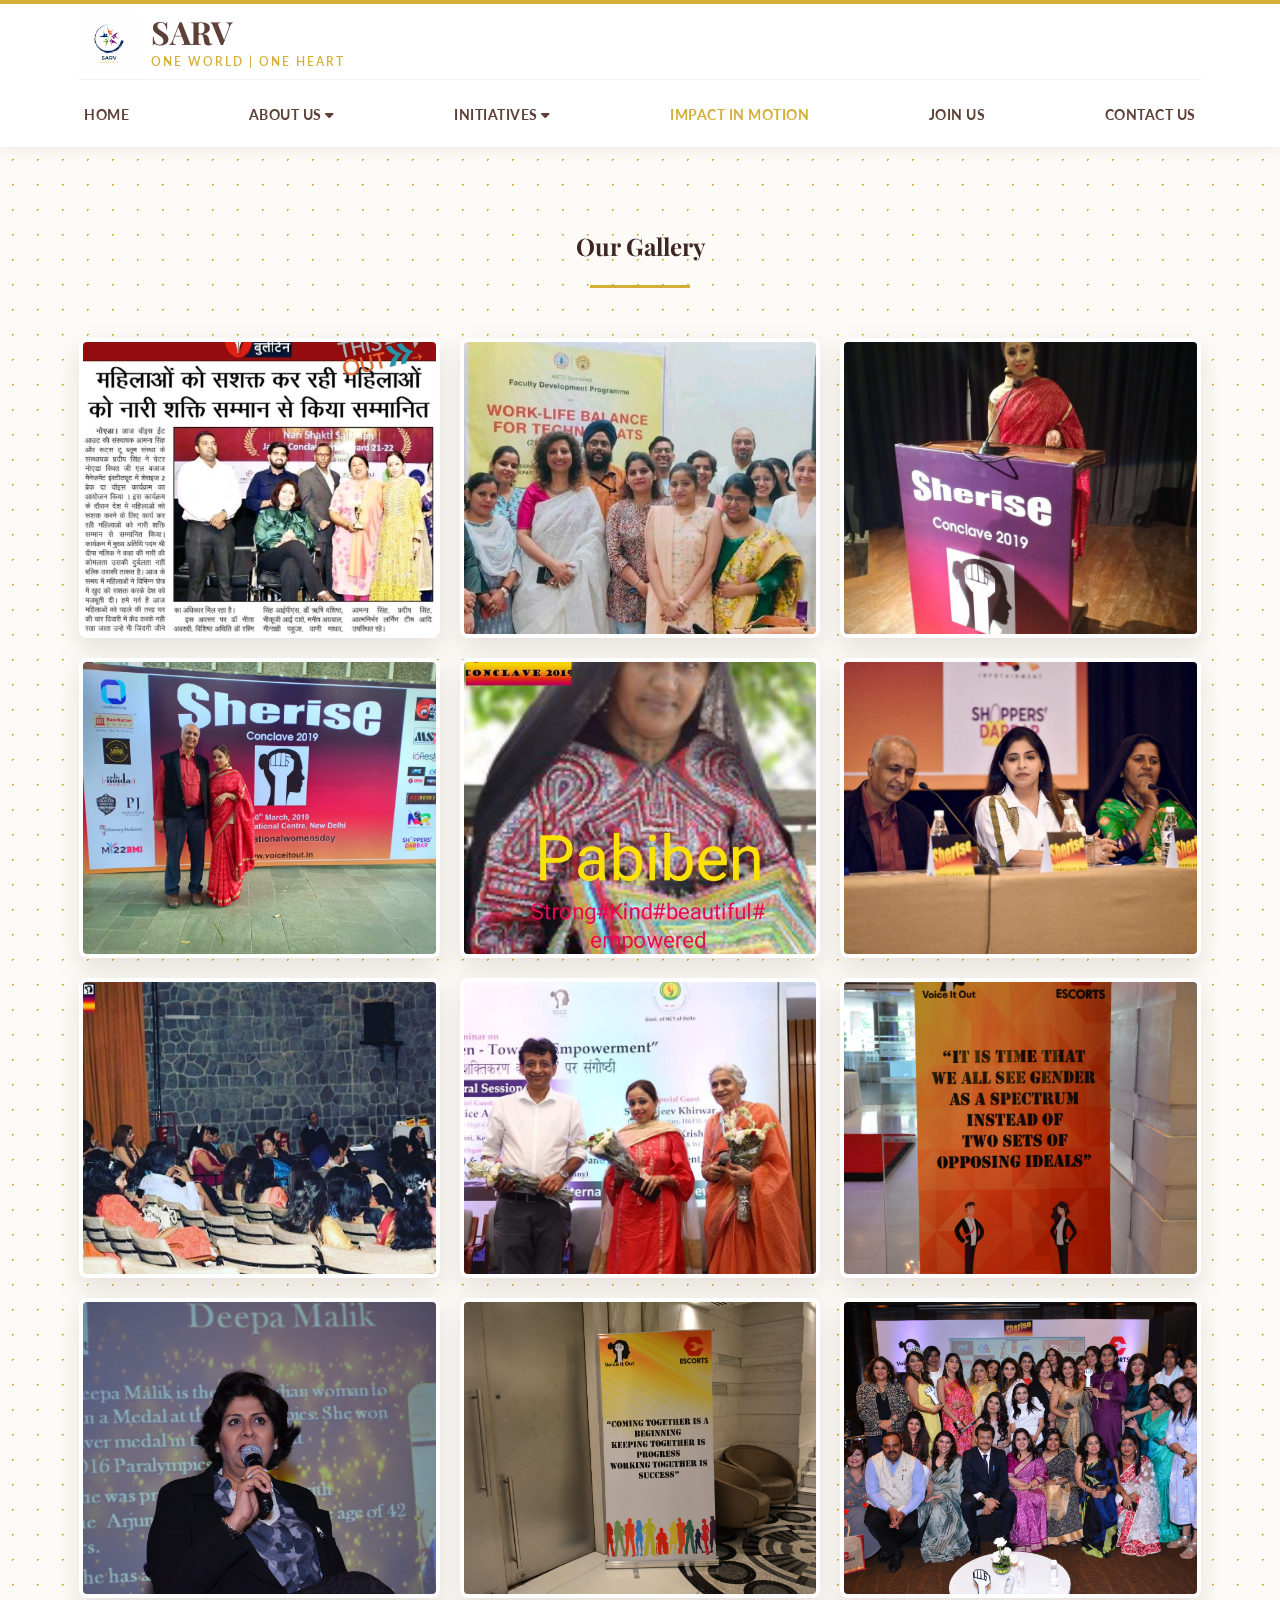
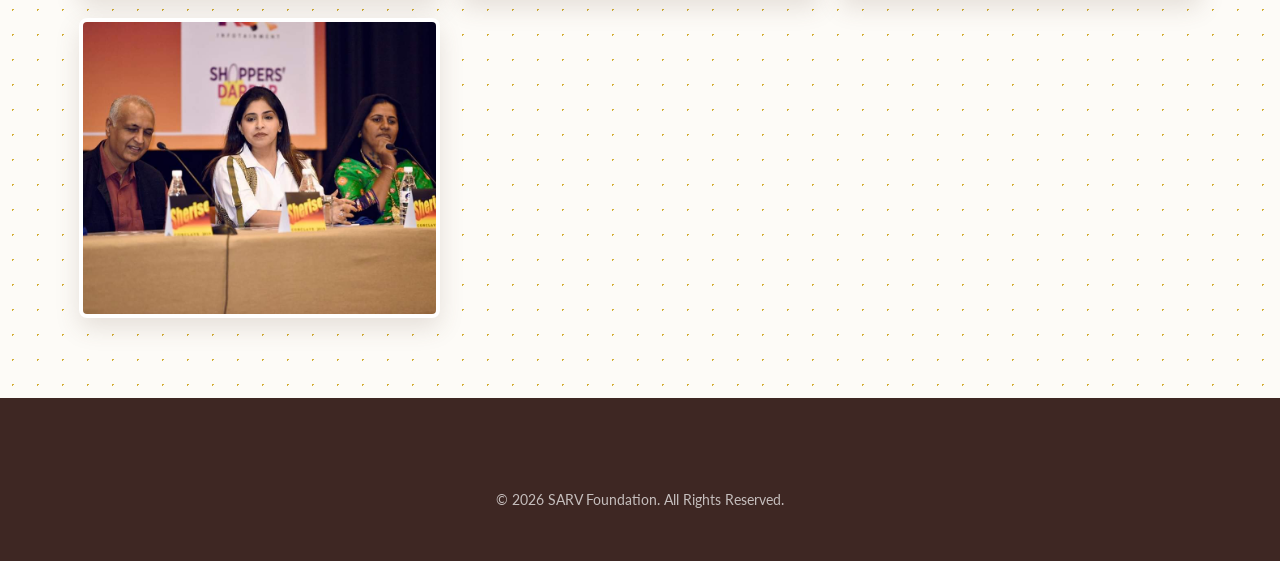
<file: impact.html>
<!DOCTYPE html>
<html lang="en">
<head>
    <meta charset="UTF-8">
    <meta name="viewport" content="width=device-width, initial-scale=1.0">
    <title>Impact in Motion | SARV FOUNDATION</title>
    <link rel="stylesheet" href="style.css">
    <link href="https://fonts.googleapis.com/css2?family=Lato:wght@300;400;600&family=Playfair+Display:wght@500;600;700&display=swap" rel="stylesheet">
    <link rel="stylesheet" href="https://cdnjs.cloudflare.com/ajax/libs/font-awesome/6.0.0/css/all.min.css">
</head>
<body>

    <nav class="navbar">
        <div class="container nav-wrapper">
            <div class="brand-row">
                <a href="index.html" class="logo-link">
                    <img src="assets/logo final.jpeg" alt="Sarv Logo">
                    <div class="logo-text"><h2>SARV</h2><span>ONE WORLD | ONE HEART</span></div>
                </a>
                <div class="hamburger"><i class="fas fa-bars"></i></div>
            </div>
            <div class="menu-row">
                <ul class="nav-menu">
                    <li><a href="index.html">HOME</a></li>
                    <li class="dropdown"><a href="about.html" class="dropbtn">ABOUT US <i class="fas fa-caret-down"></i></a>
                        <ul class="dropdown-content">
                            <li><a href="essence.html">OUR ESSENCE</a></li>
                            <li><a href="journey.html">OUR JOURNEY</a></li>
                            <li><a href="vision.html">OUR VISION</a></li>
                            <li><a href="mission.html">OUR MISSION</a></li>
                            <li><a href="values.html">OUR VALUES</a></li>
                        </ul>
                    </li>
                    <li class="dropdown">
                    <a href="initiatives.html" class="dropbtn">INITIATIVES <i class="fas fa-caret-down"></i></a>
                    <ul class="dropdown-content">
                        <li><a href="sakhi-saheli.html">SAKHI SAHELI</a></li>
                    </ul>
                    </li>
                    <li><a href="impact.html" class="active">IMPACT IN MOTION</a></li>
                    <li><a href="join-us.html">JOIN US</a></li>
                    <li><a href="contact.html">CONTACT US</a></li>
                </ul>
            </div>
        </div>
    </nav>

 

    <section class="section-padding textured-bg">
        <div class="container">
            <div class="text-center mb-50">
                <h2 class="section-title">Our Gallery</h2>
                <div class="divider-gold-center"></div>
            </div>

            <div class="gallery-grid">
                <div class="gallery-item" onclick="openLightbox(this)">
                    <img src="assets/image_7956e10f-fd3d-4494-bdec-4e8af0c79f7a20230507_115656.jpg" alt="Nari Shakti Award">
                </div>

                <div class="gallery-item" onclick="openLightbox(this)">
                    <img src="assets/image_fc1e115a-1fc8-44fc-af3e-80932b33172320220706_114518.jpg" alt="Team Workshop">
                </div>

                <div class="gallery-item" onclick="openLightbox(this)">
                    <img src="assets/1552279651742 - Copy.jpg" alt="Speaking Event">
                </div>

                <div class="gallery-item" onclick="openLightbox(this)">
                    <img src="assets/1552279478729.jpg" alt="Founders">
                </div>

                <div class="gallery-item" onclick="openLightbox(this)">
                    <img src="assets/1547727656317.jpg" alt="Artisan Empowerment">
                </div>

                <div class="gallery-item" onclick="openLightbox(this)">
                    <img src="assets/FB_IMG_1583815239968.jpg" alt="Panel Discussion">
                </div>

                <div class="gallery-item" onclick="openLightbox(this)">
                    <img src="assets/FB_IMG_1579545923480.jpg" alt="Audience">
                </div>

                <div class="gallery-item" onclick="openLightbox(this)">
                    <img src="assets/FB_IMG_1580443822070.jpg" alt="Award Ceremony">
                </div>
                <div class="gallery-item" onclick="openLightbox(this)">
                    <img src="assets/DSC_7081.JPG" alt="Award Ceremony">
                </div>
                <div class="gallery-item" onclick="openLightbox(this)">
                    <img src="assets/Deepa mallik.JPG" alt="Award Ceremony">
                </div>
                <div class="gallery-item" onclick="openLightbox(this)">
                    <img src="assets/DSC_7084.JPG" alt="Award Ceremony">
                </div>
                <div class="gallery-item" onclick="openLightbox(this)">
                    <img src="assets/DSC_7846.JPG" alt="Award Ceremony">
                </div>
                <div class="gallery-item" onclick="openLightbox(this)">
                    <img src="assets/FB_IMG_1583815239968.jpg" alt="Award Ceremony">
                </div>
            </div>
        </div>
    </section>

    <div id="myLightbox" class="lightbox">
        <span class="close-btn" onclick="closeLightbox()">&times;</span>
        <img class="lightbox-content" id="lightbox-img">
    </div>

    <footer>
        <div class="container text-center" style="padding: 30px 0; color: rgba(255,255,255,0.7); font-size: 0.9rem;">
            <p>&copy; 2026 SARV Foundation. All Rights Reserved.</p>
        </div>
    </footer>

    <script src="script.js"></script>
    <script>
        // Inline script for lightbox
        function openLightbox(element) {
            const lightbox = document.getElementById('myLightbox');
            const lightboxImg = document.getElementById('lightbox-img');
            const src = element.querySelector('img').src;
            lightbox.style.display = "flex";
            lightboxImg.src = src;
        }
        function closeLightbox() {
            document.getElementById('myLightbox').style.display = "none";
        }
    </script>
    <script>
    // Mobile Menu Toggle Script
    const hamburger = document.querySelector('.hamburger');
    const menuRow = document.querySelector('.menu-row');

    if (hamburger && menuRow) {
        hamburger.addEventListener('click', () => {
            menuRow.classList.toggle('active'); // CSS class toggle karega
        });
    }
</script>
</body>
</html>
</file>
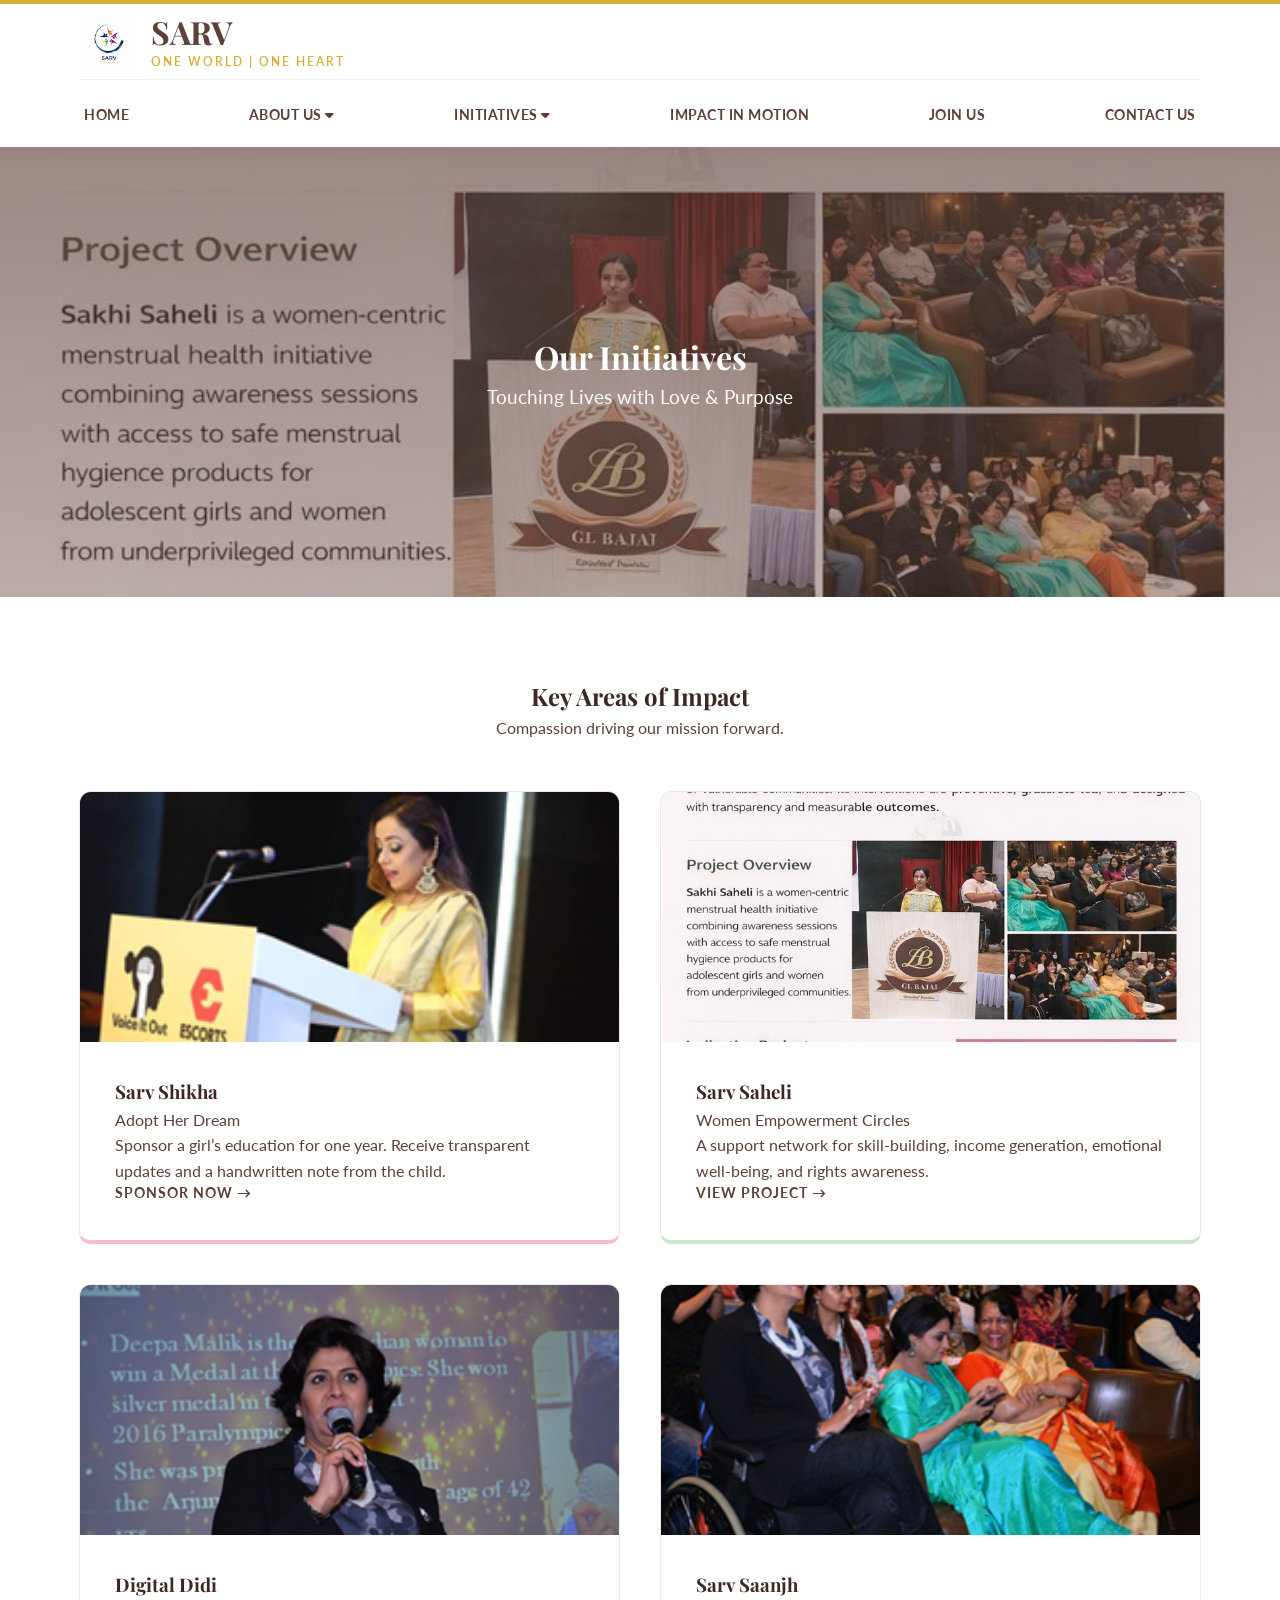
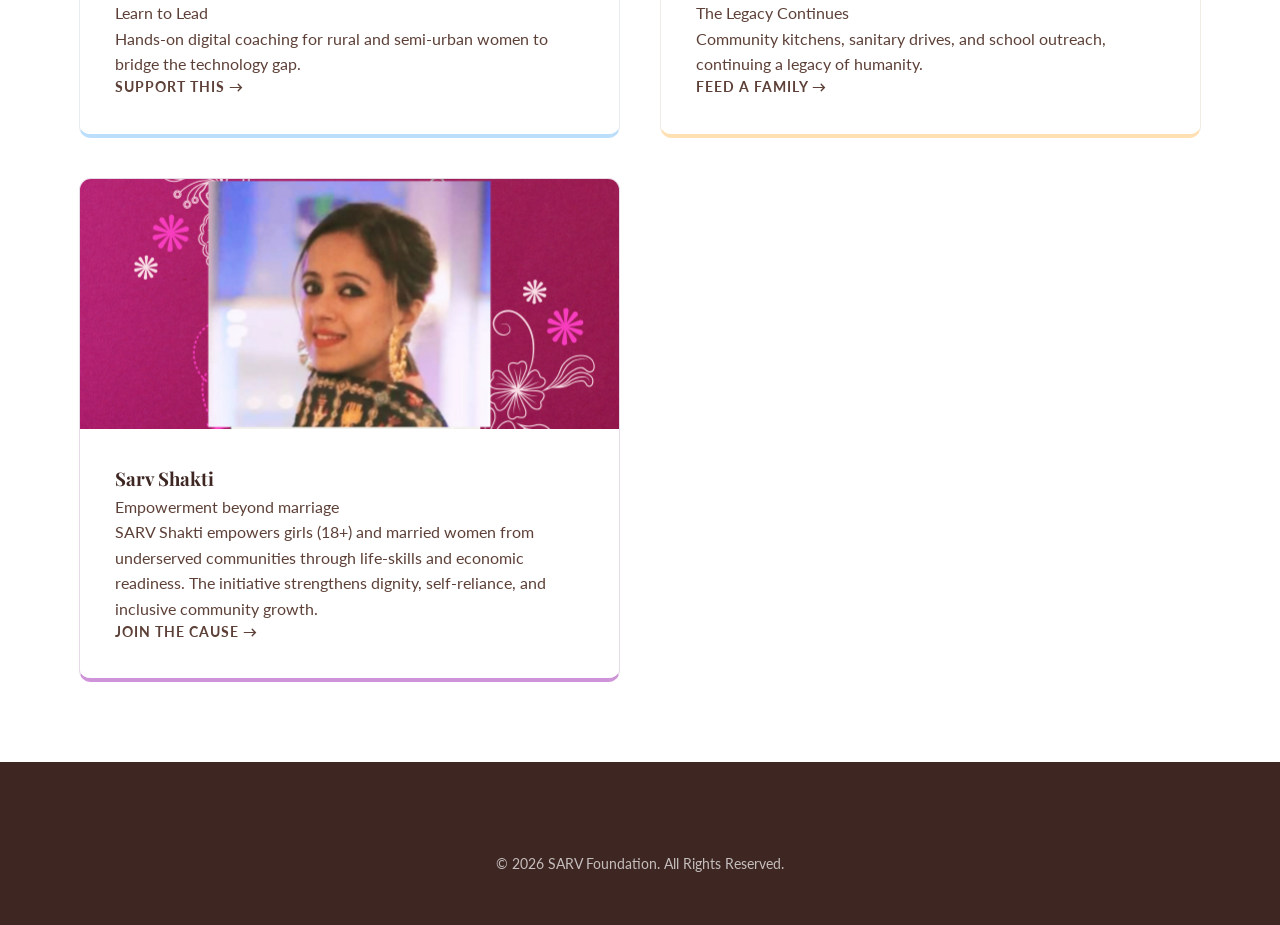
<file: initiatives.html>
<!DOCTYPE html>
<html lang="en">
<head>
    <meta charset="UTF-8">
    <meta name="viewport" content="width=device-width, initial-scale=1.0">
    <title>Our Initiatives | SARV FOUNDATION</title>
    <link rel="stylesheet" href="style.css">
    <link href="https://fonts.googleapis.com/css2?family=Lato:wght@300;400;600&family=Playfair+Display:wght@500;600;700&display=swap" rel="stylesheet">
    <link rel="stylesheet" href="https://cdnjs.cloudflare.com/ajax/libs/font-awesome/6.0.0/css/all.min.css">
</head>
<body>

    <nav class="navbar">
    <div class="container nav-wrapper">
        
        <div class="brand-row">
            <a href="index.html" class="logo-link">
                <img src="assets/logo final.jpeg" alt="Sarv Foundation Logo">
                <div class="logo-text">
                    <h2>SARV</h2>
                    <span>ONE WORLD | ONE HEART</span>
                </div>
            </a>
            <div class="hamburger">
                <i class="fas fa-bars"></i>
            </div>
        </div>

        <div class="menu-row">
            <ul class="nav-menu">
                <li><a href="index.html">HOME</a></li>
                
                <li class="dropdown">
                    <a href="about.html" class="dropbtn">ABOUT US <i class="fas fa-caret-down"></i></a>
                    <ul class="dropdown-content">
                        <li><a href="essence.html">OUR ESSENCE</a></li>
                        <li><a href="journey.html">OUR JOURNEY</a></li>
                        <li><a href="vision.html">OUR VISION</a></li>
                        <li><a href="mission.html">OUR MISSION</a></li>
                        <li><a href="values.html">OUR VALUES</a></li>
                    </ul>
                </li>
                    <li class="dropdown">
                        <a href="initiatives.html" class="dropbtn">INITIATIVES <i class="fas fa-caret-down"></i></a>
                        <ul class="dropdown-content">
                            <li><a href="sakhi-saheli.html">SAKHI SAHELI</a></li>
                        </ul>
                    </li>
                <li><a href="impact.html">IMPACT IN MOTION</a></li>
                <li><a href="join-us.html">JOIN US</a></li>
                <li><a href="contact.html">CONTACT US</a></li>
            </ul>
        </div>

    </div>
</nav>

    <header class="hero-section" style="height: 50vh; background: linear-gradient(rgba(93, 64, 55, 0.6), rgba(93, 64, 55, 0.4)), url('assets/sakhi saheli flyer.jpeg') center/cover;">
        <div class="hero-overlay"></div>
        <div class="container hero-content text-center">
            <h1 style="color: #fff;">Our Initiatives</h1>
            <p style="color: #fdfbf7; font-size: 1.2rem;">Touching Lives with Love & Purpose</p>
        </div>
    </header>

    <section class="section-padding bg-white">
        <div class="container">
            <div class="text-center mb-50">
                <h2 class="section-title">Key Areas of Impact</h2>
                <p class="section-sub">Compassion driving our mission forward.</p>
            </div>

            <div class="initiatives-grid">
                
                <div class="initiative-card pastel-pink">
                    <div class="card-image-box">
                        <img src="assets/img 1.png" alt="Girl Education" onerror="this.src='https://via.placeholder.com/400x300/f8bbd0/5d4037?text=Girl+Child'">
                    </div>
                    <div class="card-content">
                        <h3>Sarv Shikha</h3>
                        <span class="subtitle">Adopt Her Dream</span>
                        <p>Sponsor a girl’s education for one year. Receive transparent updates and a handwritten note from the child.</p>
                        <a href="#contact" class="btn-link">Sponsor Now &rarr;</a>
                    </div>
                </div>

                <div class="initiative-card pastel-green">
                    <div class="card-image-box">
                        <img src="assets/sakhi saheli flyer.jpeg" alt="Women Empowerment">
                    </div>
                    <div class="card-content">
                        <h3>Sarv Saheli</h3>
                        <span class="subtitle">Women Empowerment Circles</span>
                        <p>A support network for skill-building, income generation, emotional well-being, and rights awareness.</p>
                        <a href="sakhi-saheli.html" class="btn-link">View Project &rarr;</a>
                    </div>
                </div>

                <div class="initiative-card pastel-blue">
                    <div class="card-image-box">
                        <img src="assets/img 3.png" alt="Digital Literacy" onerror="this.src='https://via.placeholder.com/400x300/bbdefb/1565C0?text=Digital+Didi'">
                    </div>
                    <div class="card-content">
                        <h3>Digital Didi</h3>
                        <span class="subtitle">Learn to Lead</span>
                        <p>Hands-on digital coaching for rural and semi-urban women to bridge the technology gap.</p>
                        <a href="#contact" class="btn-link">Support This &rarr;</a>
                    </div>
                </div>

                <div class="initiative-card pastel-orange">
                    <div class="card-image-box">
                        <img src="assets/img 4.png" alt="Community Kitchen" onerror="this.src='https://via.placeholder.com/400x300/ffe0b2/e65100?text=Serve+Saanjh'">
                    </div>
                    <div class="card-content">
                        <h3>Sarv Saanjh</h3>
                        <span class="subtitle">The Legacy Continues</span>
                        <p>Community kitchens, sanitary drives, and school outreach, continuing a legacy of humanity.</p>
                        <a href="#contact" class="btn-link">Feed a Family &rarr;</a>
                    </div>
                </div>

                <div class="initiative-card pastel-purple">
                    <div class="card-image-box">
                        <img src="assets/aamna sherise flyer 26.png" alt="Sarv Shakti Empowerment" onerror="this.src='https://via.placeholder.com/400x300/f3e5f5/4a148c?text=Sarv+Shakti'">
                    </div>
                    <div class="card-content">
                        <h3>Sarv Shakti</h3>
                        <span class="subtitle">Empowerment beyond marriage</span>
                        <p>SARV Shakti empowers girls (18+) and married women from underserved communities through life-skills and economic readiness. The initiative strengthens dignity, self-reliance, and inclusive community growth.</p>
                        <a href="#contact" class="btn-link">Join the Cause &rarr;</a>
                    </div>
                </div>

            </div>
        </div>
    </section>

    <footer>
        <div class="container text-center" style="padding: 30px 0; color: rgba(255,255,255,0.7); font-size: 0.9rem;">
            <p>&copy; 2026 SARV Foundation. All Rights Reserved.</p>
        </div>
    </footer>

    <script src="script.js"></script>
    <script>
    // Mobile Menu Toggle Script
    const hamburger = document.querySelector('.hamburger');
    const menuRow = document.querySelector('.menu-row');

    if (hamburger && menuRow) {
        hamburger.addEventListener('click', () => {
            menuRow.classList.toggle('active'); // CSS class toggle karega
        });
    }
</script>
</body>
</html>
</file>
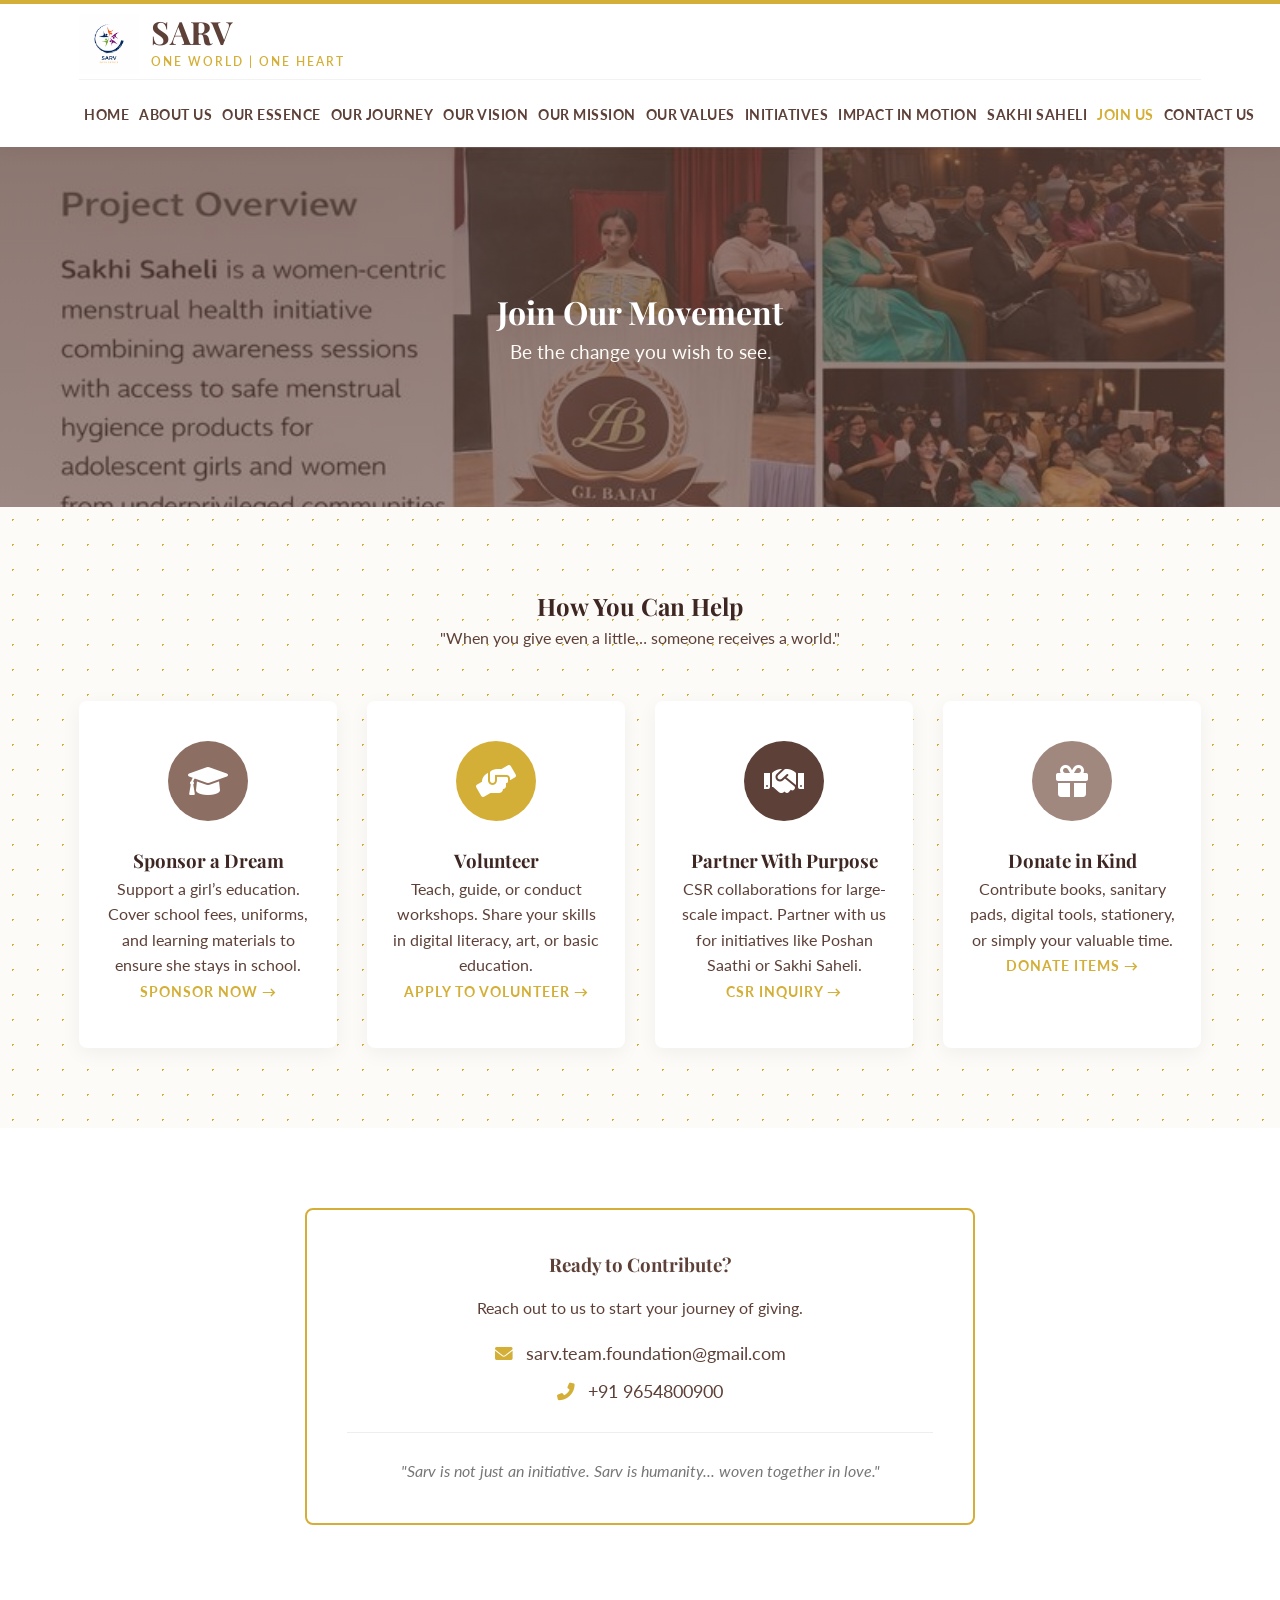
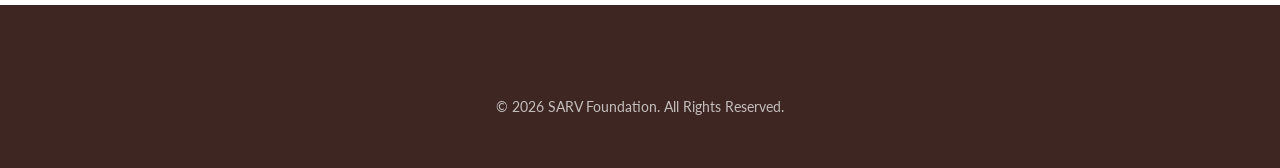
<file: join us.html>
<!DOCTYPE html>
<html lang="en">
<head>
    <meta charset="UTF-8">
    <meta name="viewport" content="width=device-width, initial-scale=1.0">
    <title>Join Us | SARV FOUNDATION</title>
    <link rel="stylesheet" href="style.css">
    <link href="https://fonts.googleapis.com/css2?family=Lato:wght@300;400;600&family=Playfair+Display:wght@500;600;700&display=swap" rel="stylesheet">
    <link rel="stylesheet" href="https://cdnjs.cloudflare.com/ajax/libs/font-awesome/6.0.0/css/all.min.css">
</head>
<body>

    <nav class="navbar">
    <div class="container nav-wrapper">
        
        <div class="brand-row">
            <a href="index.html" class="logo-link">
                <img src="assets/logo final.jpeg" alt="Sarv Foundation Logo">
                <div class="logo-text">
                    <h2>SARV</h2>
                    <span>ONE WORLD | ONE HEART</span>
                </div>
            </a>
            
            <div class="hamburger">
                <i class="fas fa-bars"></i>
            </div>
        </div>

        <div class="menu-row">
            <ul id="nav-links" class="nav-menu">
                <li><a href="index.html">HOME</a></li>
                <li><a href="about.html">ABOUT US</a></li>
                <li><a href="essence.html" >OUR ESSENCE</a></li>
                <li><a href="journey.html">OUR JOURNEY</a></li>
                <li><a href="vision.html">OUR VISION</a></li>
                <li><a href="mission.html">OUR MISSION</a></li>
                <li><a href="values.html">OUR VALUES</a></li>
                <li><a href="initiatives.html">INITIATIVES</a></li>
                <li><a href="impact.html">IMPACT IN MOTION</a></li>
                <li><a href="sakhi-saheli.html">SAKHI SAHELI</a></li>
                <li><a href="join-us.html" class="active">JOIN US</a></li>
                <li><a href="contact.html">CONTACT US</a></li>
            </ul>
        </div>

    </div>
</nav>

    <header class="hero-section" style="height: 40vh; background: linear-gradient(rgba(93, 64, 55, 0.7), rgba(93, 64, 55, 0.6)), url('assets/sakhi saheli flyer.jpeg') center/cover;">
        <div class="hero-overlay"></div>
        <div class="container hero-content text-center">
            <h1 style="color: #fff;">Join Our Movement</h1>
            <p style="color: #fdfbf7; font-size: 1.2rem;">Be the change you wish to see.</p>
        </div>
    </header>

    <section class="section-padding textured-bg">
        <div class="container">
            <div class="text-center" style="margin-bottom: 50px;">
                <h2 class="section-title">How You Can Help</h2>
                <p class="emotion-line">"When you give even a little… someone receives a world."</p>
            </div>

            <div class="join-grid-layout">
                
                <div class="join-card">
                    <div class="icon-circle earth-tone-1">
                        <i class="fas fa-graduation-cap"></i>
                    </div>
                    <h3>Sponsor a Dream</h3>
                    <p>Support a girl’s education. Cover school fees, uniforms, and learning materials to ensure she stays in school.</p>
                    <a href="#contact" class="btn-text">Sponsor Now &rarr;</a>
                </div>

                <div class="join-card">
                    <div class="icon-circle earth-tone-2">
                        <i class="fas fa-hands-helping"></i>
                    </div>
                    <h3>Volunteer</h3>
                    <p>Teach, guide, or conduct workshops. Share your skills in digital literacy, art, or basic education.</p>
                    <a href="#contact" class="btn-text">Apply to Volunteer &rarr;</a>
                </div>

                <div class="join-card">
                    <div class="icon-circle earth-tone-3">
                        <i class="fas fa-handshake"></i>
                    </div>
                    <h3>Partner With Purpose</h3>
                    <p>CSR collaborations for large-scale impact. Partner with us for initiatives like Poshan Saathi or Sakhi Saheli.</p>
                    <a href="#contact" class="btn-text">CSR Inquiry &rarr;</a>
                </div>

                <div class="join-card">
                    <div class="icon-circle earth-tone-4">
                        <i class="fas fa-gift"></i>
                    </div>
                    <h3>Donate in Kind</h3>
                    <p>Contribute books, sanitary pads, digital tools, stationery, or simply your valuable time.</p>
                    <a href="#contact" class="btn-text">Donate Items &rarr;</a>
                </div>

            </div>
        </div>
    </section>

    <section id="contact" class="section-padding bg-white text-center">
        <div class="container" style="max-width: 700px;">
            <div class="contact-box" style="border: 2px solid var(--gold-accent); padding: 40px; border-radius: 8px;">
                <h3 style="color: var(--primary-brown); margin-bottom: 15px;">Ready to Contribute?</h3>
                <p style="margin-bottom: 20px;">Reach out to us to start your journey of giving.</p>
                
                <p style="font-size: 1.1rem; margin-bottom: 10px;">
                    <i class="fas fa-envelope" style="color: var(--gold-accent); margin-right: 8px;"></i> sarv.team.foundation@gmail.com
                </p>
                <p style="font-size: 1.1rem;">
                    <i class="fas fa-phone-alt" style="color: var(--gold-accent); margin-right: 8px;"></i> +91 9654800900
                </p>
                <hr style="margin: 25px 0; border: 0; border-top: 1px solid #eee;">
                <p style="font-style: italic; color: #777;">"Sarv is not just an initiative. Sarv is humanity... woven together in love."</p>
            </div>
        </div>
    </section>

    <footer>
        <div class="container text-center" style="padding: 30px 0; color: rgba(255,255,255,0.7); font-size: 0.9rem;">
            <p>&copy; 2026 SARV Foundation. All Rights Reserved.</p>
        </div>
    </footer>

    <script src="script.js"></script>
</body>

</html>
</file>
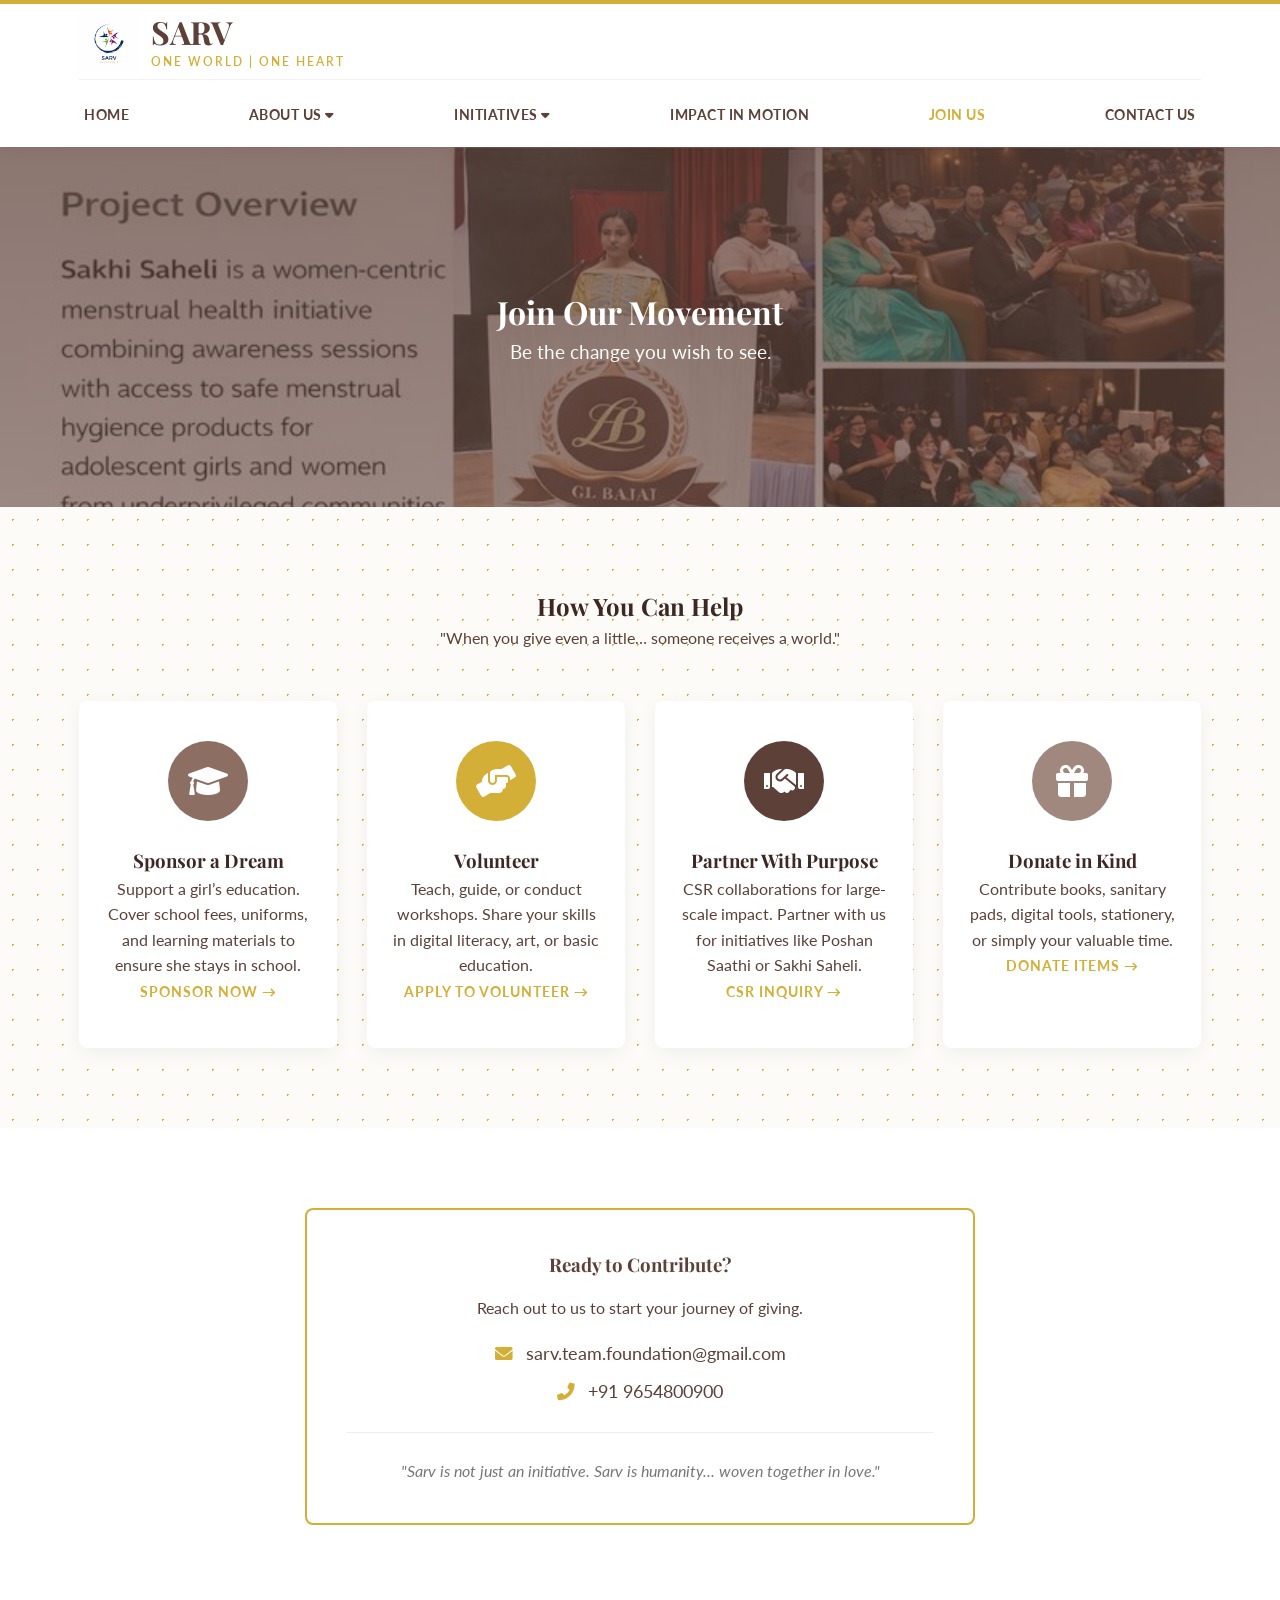
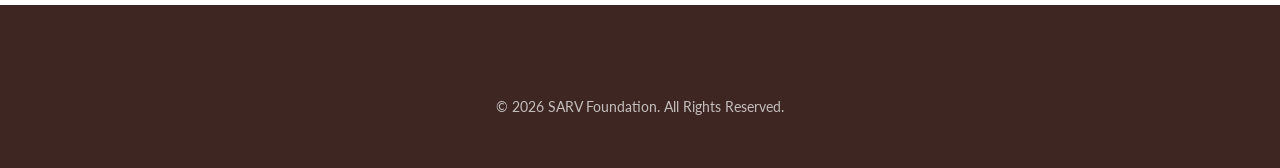
<file: join-us.html>
<!DOCTYPE html>
<html lang="en">
<head>
    <meta charset="UTF-8">
    <meta name="viewport" content="width=device-width, initial-scale=1.0">
    <title>Join Us | SARV FOUNDATION</title>
    <link rel="stylesheet" href="style.css">
    <link href="https://fonts.googleapis.com/css2?family=Lato:wght@300;400;600&family=Playfair+Display:wght@500;600;700&display=swap" rel="stylesheet">
    <link rel="stylesheet" href="https://cdnjs.cloudflare.com/ajax/libs/font-awesome/6.0.0/css/all.min.css">
</head>
<body>

    <nav class="navbar">
    <div class="container nav-wrapper">
        
        <div class="brand-row">
            <a href="index.html" class="logo-link">
                <img src="assets/logo final.jpeg" alt="Sarv Foundation Logo">
                <div class="logo-text">
                    <h2>SARV</h2>
                    <span>ONE WORLD | ONE HEART</span>
                </div>
            </a>
            <div class="hamburger">
                <i class="fas fa-bars"></i>
            </div>
        </div>

        <div class="menu-row">
            <ul class="nav-menu">
                <li><a href="index.html">HOME</a></li>
                
                <li class="dropdown">
                    <a href="about.html" class="dropbtn">ABOUT US <i class="fas fa-caret-down"></i></a>
                    <ul class="dropdown-content">
                        <li><a href="essence.html">OUR ESSENCE</a></li>
                        <li><a href="journey.html">OUR JOURNEY</a></li>
                        <li><a href="vision.html">OUR VISION</a></li>
                        <li><a href="mission.html">OUR MISSION</a></li>
                        <li><a href="values.html">OUR VALUES</a></li>
                    </ul>
                </li>
                <li class="dropdown">
                    <a href="initiatives.html" class="dropbtn">INITIATIVES <i class="fas fa-caret-down"></i></a>
                    <ul class="dropdown-content">
                        <li><a href="sakhi-saheli.html">SAKHI SAHELI</a></li>
                    </ul>
                </li>
                <li><a href="impact.html">IMPACT IN MOTION</a></li>
                <li><a href="join-us.html" class="active">JOIN US</a></li>
                <li><a href="contact.html">CONTACT US</a></li>
            </ul>
        </div>

    </div>
</nav>

    <header class="hero-section" style="height: 40vh; background: linear-gradient(rgba(93, 64, 55, 0.7), rgba(93, 64, 55, 0.6)), url('assets/sakhi saheli flyer.jpeg') center/cover;">
        <div class="hero-overlay"></div>
        <div class="container hero-content text-center">
            <h1 style="color: #fff;">Join Our Movement</h1>
            <p style="color: #fdfbf7; font-size: 1.2rem;">Be the change you wish to see.</p>
        </div>
    </header>

    <section class="section-padding textured-bg">
        <div class="container">
            <div class="text-center" style="margin-bottom: 50px;">
                <h2 class="section-title">How You Can Help</h2>
                <p class="emotion-line">"When you give even a little… someone receives a world."</p>
            </div>

            <div class="join-grid-layout">
                
                <div class="join-card">
                    <div class="icon-circle earth-tone-1">
                        <i class="fas fa-graduation-cap"></i>
                    </div>
                    <h3>Sponsor a Dream</h3>
                    <p>Support a girl’s education. Cover school fees, uniforms, and learning materials to ensure she stays in school.</p>
                    <a href="#contact" class="btn-text">Sponsor Now &rarr;</a>
                </div>

                <div class="join-card">
                    <div class="icon-circle earth-tone-2">
                        <i class="fas fa-hands-helping"></i>
                    </div>
                    <h3>Volunteer</h3>
                    <p>Teach, guide, or conduct workshops. Share your skills in digital literacy, art, or basic education.</p>
                    <a href="#contact" class="btn-text">Apply to Volunteer &rarr;</a>
                </div>

                <div class="join-card">
                    <div class="icon-circle earth-tone-3">
                        <i class="fas fa-handshake"></i>
                    </div>
                    <h3>Partner With Purpose</h3>
                    <p>CSR collaborations for large-scale impact. Partner with us for initiatives like Poshan Saathi or Sakhi Saheli.</p>
                    <a href="#contact" class="btn-text">CSR Inquiry &rarr;</a>
                </div>

                <div class="join-card">
                    <div class="icon-circle earth-tone-4">
                        <i class="fas fa-gift"></i>
                    </div>
                    <h3>Donate in Kind</h3>
                    <p>Contribute books, sanitary pads, digital tools, stationery, or simply your valuable time.</p>
                    <a href="#contact" class="btn-text">Donate Items &rarr;</a>
                </div>

            </div>
        </div>
    </section>

    <section id="contact" class="section-padding bg-white text-center">
        <div class="container" style="max-width: 700px;">
            <div class="contact-box" style="border: 2px solid var(--gold-accent); padding: 40px; border-radius: 8px;">
                <h3 style="color: var(--primary-brown); margin-bottom: 15px;">Ready to Contribute?</h3>
                <p style="margin-bottom: 20px;">Reach out to us to start your journey of giving.</p>
                
                <p style="font-size: 1.1rem; margin-bottom: 10px;">
                    <i class="fas fa-envelope" style="color: var(--gold-accent); margin-right: 8px;"></i> sarv.team.foundation@gmail.com
                </p>
                <p style="font-size: 1.1rem;">
                    <i class="fas fa-phone-alt" style="color: var(--gold-accent); margin-right: 8px;"></i> +91 9654800900
                </p>
                <hr style="margin: 25px 0; border: 0; border-top: 1px solid #eee;">
                <p style="font-style: italic; color: #777;">"Sarv is not just an initiative. Sarv is humanity... woven together in love."</p>
            </div>
        </div>
    </section>

    <footer>
        <div class="container text-center" style="padding: 30px 0; color: rgba(255,255,255,0.7); font-size: 0.9rem;">
            <p>&copy; 2026 SARV Foundation. All Rights Reserved.</p>
        </div>
    </footer>

    <script src="script.js"></script>
    <script>
    // Mobile Menu Toggle Script
    const hamburger = document.querySelector('.hamburger');
    const menuRow = document.querySelector('.menu-row');

    if (hamburger && menuRow) {
        hamburger.addEventListener('click', () => {
            menuRow.classList.toggle('active'); // CSS class toggle karega
        });
    }
</script>
</body>

</html>
</file>
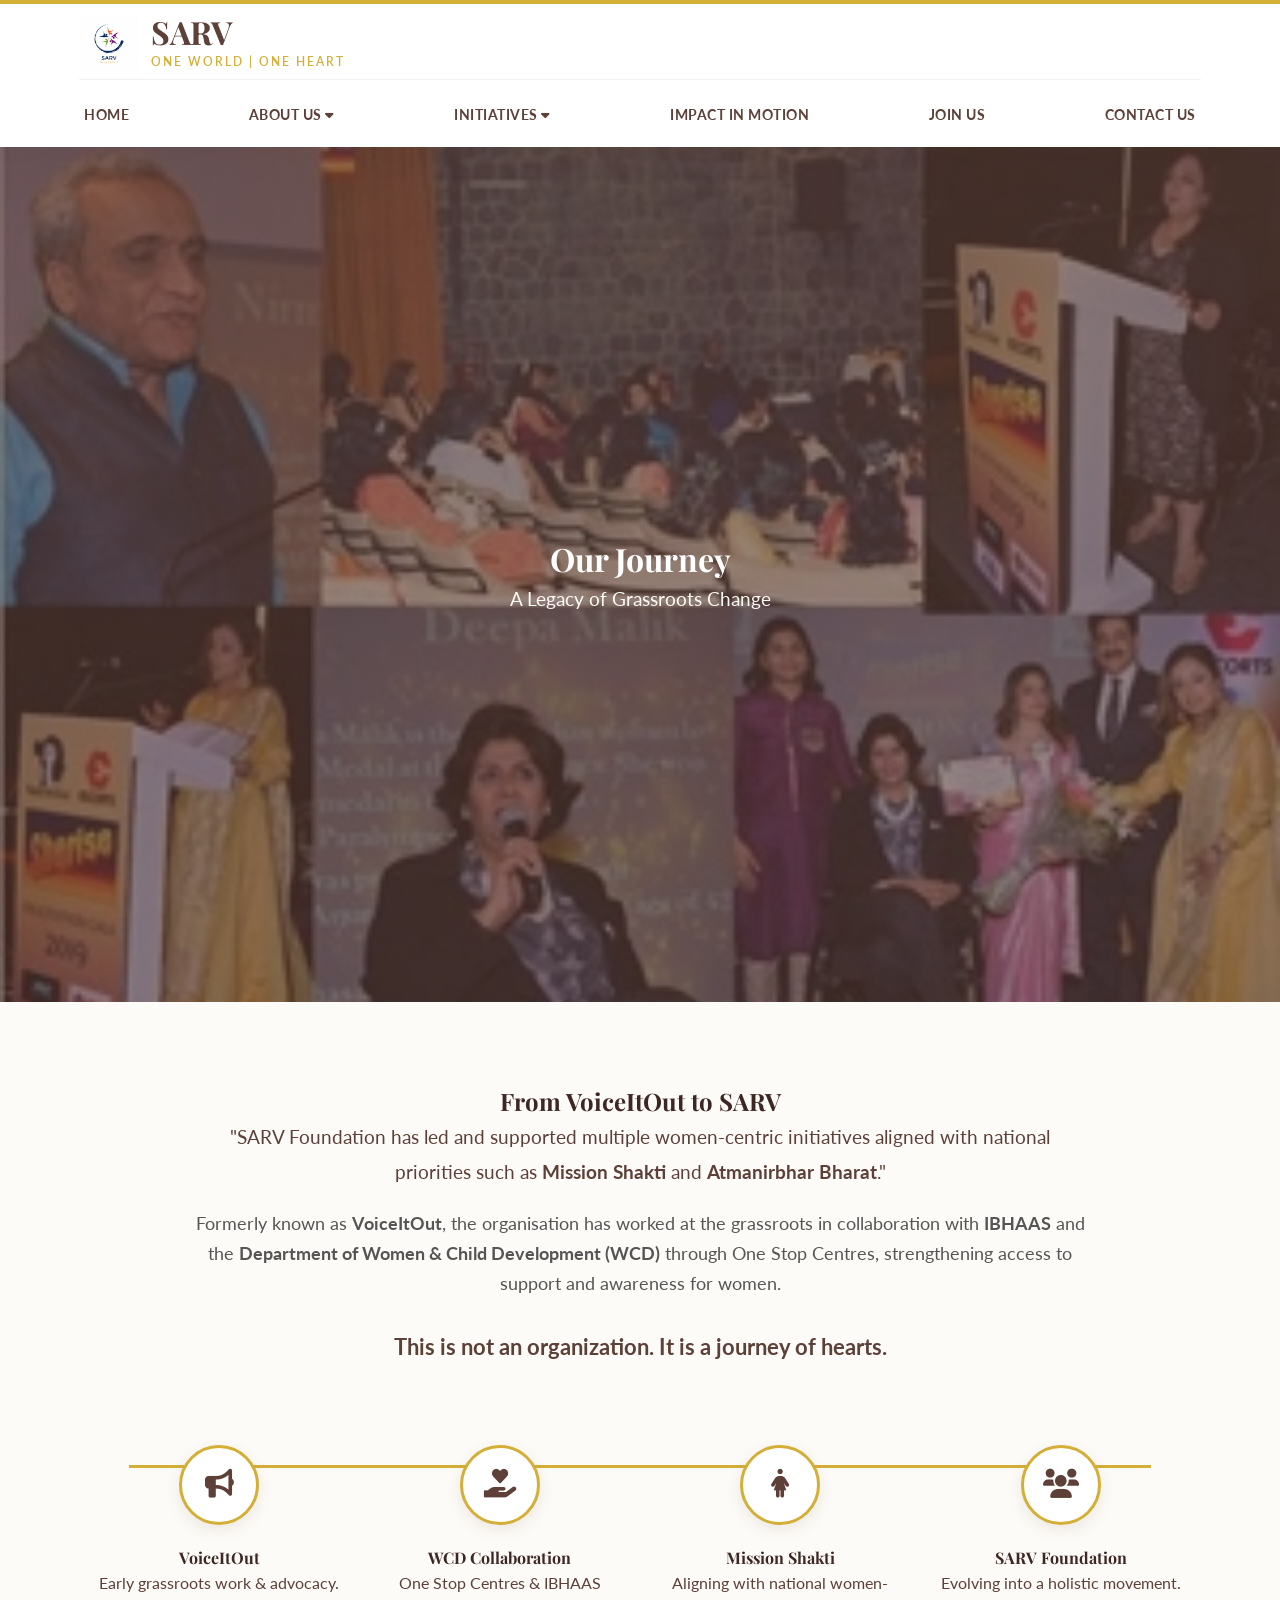
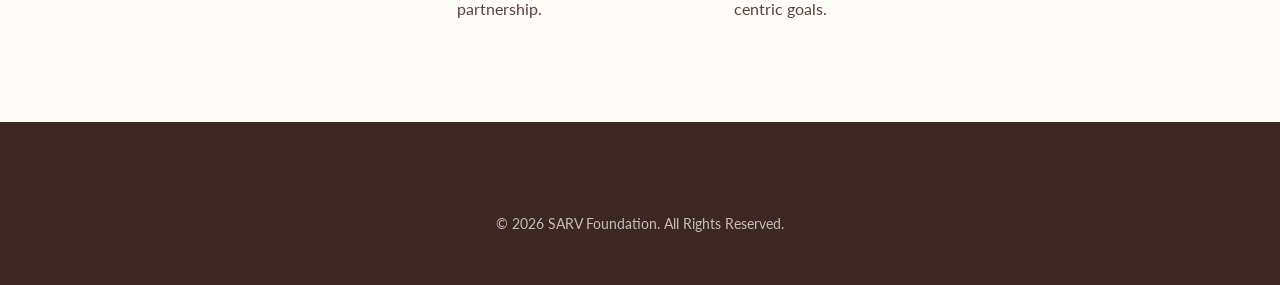
<file: journey.html>
<!DOCTYPE html>
<html lang="en">
<head>
    <meta charset="UTF-8">
    <meta name="viewport" content="width=device-width, initial-scale=1.0">
    <title>Our Journey | SARV FOUNDATION</title>
    <link rel="stylesheet" href="style.css">
    <link href="https://fonts.googleapis.com/css2?family=Lato:wght@300;400;600&family=Playfair+Display:wght@500;600;700&display=swap" rel="stylesheet">
    <link rel="stylesheet" href="https://cdnjs.cloudflare.com/ajax/libs/font-awesome/6.0.0/css/all.min.css">
</head>
<body>

    <nav class="navbar">
        <div class="container nav-wrapper">
            
            <div class="brand-row">
                <a href="index.html" class="logo-link">
                    <img src="assets/logo final.jpeg" alt="Sarv Foundation Logo">
                    <div class="logo-text">
                        <h2>SARV</h2>
                        <span>ONE WORLD | ONE HEART</span>
                    </div>
                </a>
                <div class="hamburger">
                    <i class="fas fa-bars"></i>
                </div>
            </div>

            <div class="menu-row">
                <ul class="nav-menu">
                    <li><a href="index.html">HOME</a></li>
                    
                    <li class="dropdown">
                        <a href="about.html" class="dropbtn">ABOUT US <i class="fas fa-caret-down"></i></a>
                        <ul class="dropdown-content">
                            <li><a href="essence.html">OUR ESSENCE</a></li>
                            <li><a href="journey.html" class="active">OUR JOURNEY</a></li>
                            <li><a href="vision.html">OUR VISION</a></li>
                            <li><a href="mission.html">OUR MISSION</a></li>
                            <li><a href="values.html">OUR VALUES</a></li>
                        </ul>
                    </li>
                    <li class="dropdown">
                    <a href="initiatives.html" class="dropbtn">INITIATIVES <i class="fas fa-caret-down"></i></a>
                    <ul class="dropdown-content">
                        <li><a href="sakhi-saheli.html">SAKHI SAHELI</a></li>
                    </ul>
                    </li>
                    <li><a href="impact.html">IMPACT IN MOTION</a></li>
                    <li><a href="join-us.html">JOIN US</a></li>
                    <li><a href="contact.html">CONTACT US</a></li>
                </ul>
            </div>

        </div>
    </nav>

    <header class="hero-section" style="height: 95vh; background: linear-gradient(rgba(93, 64, 55, 0.7), rgba(93, 64, 55, 0.6)), url('assets/journey_.webp') center/cover;">
        <div class="hero-overlay"></div>
        <div class="container hero-content text-center">
            <h1 style="color: #fff;">Our Journey</h1>
            <p style="color: #fdfbf7; font-size: 1.2rem;">A Legacy of Grassroots Change</p>
        </div>
    </header>

    <section class="section-padding journey-bg">
        <div class="journey-overlay"></div>
        
        <div class="container relative-z">
            
            <div class="text-center" style="max-width: 900px; margin: 0 auto 60px auto;">
                <h2 class="section-title">From VoiceItOut to SARV</h2>
                
                <p class="lead-text" style="font-size: 1.2rem; line-height: 1.8; color: var(--primary-brown); margin-bottom: 20px;">
                    "SARV Foundation has led and supported multiple women-centric initiatives aligned with national priorities such as <strong>Mission Shakti</strong> and <strong>Atmanirbhar Bharat</strong>."
                </p>
                
                <p style="font-size: 1.1rem; color: #555; line-height: 1.7;">
                    Formerly known as <strong>VoiceItOut</strong>, the organisation has worked at the grassroots in collaboration with <strong>IBHAAS</strong> and the <strong>Department of Women & Child Development (WCD)</strong> through One Stop Centres, strengthening access to support and awareness for women.
                </p>

                <div style="margin-top: 30px;">
                    <span class="emotion-line" style="font-weight: bold; font-size: 1.4rem;">This is not an organization. It is a journey of hearts.</span>
                </div>
            </div>

            <div class="timeline-container">
                <div class="timeline-line"></div>

                <div class="timeline-step">
                    <div class="timeline-icon">
                        <i class="fas fa-bullhorn"></i>
                    </div>
                    <div class="timeline-content">
                        <h4>VoiceItOut</h4>
                        <p>Early grassroots work & advocacy.</p>
                    </div>
                </div>

                <div class="timeline-step">
                    <div class="timeline-icon">
                        <i class="fas fa-hand-holding-heart"></i>
                    </div>
                    <div class="timeline-content">
                        <h4>WCD Collaboration</h4>
                        <p>One Stop Centres & IBHAAS partnership.</p>
                    </div>
                </div>

                <div class="timeline-step">
                    <div class="timeline-icon">
                        <i class="fas fa-female"></i>
                    </div>
                    <div class="timeline-content">
                        <h4>Mission Shakti</h4>
                        <p>Aligning with national women-centric goals.</p>
                    </div>
                </div>

                <div class="timeline-step">
                    <div class="timeline-icon">
                        <i class="fas fa-users"></i>
                    </div>
                    <div class="timeline-content">
                        <h4>SARV Foundation</h4>
                        <p>Evolving into a holistic movement.</p>
                    </div>
                </div>

            </div>

        </div>
    </section>

    <footer>
        <div class="container text-center" style="padding: 30px 0; color: rgba(255,255,255,0.7); font-size: 0.9rem;">
            <p>&copy; 2026 SARV Foundation. All Rights Reserved.</p>
        </div>
    </footer>

    <script src="script.js"></script>
    <script>
    // Mobile Menu Toggle Script
    const hamburger = document.querySelector('.hamburger');
    const menuRow = document.querySelector('.menu-row');

    if (hamburger && menuRow) {
        hamburger.addEventListener('click', () => {
            menuRow.classList.toggle('active'); // CSS class toggle karega
        });
    }
</script>
</body>
</html>
</file>
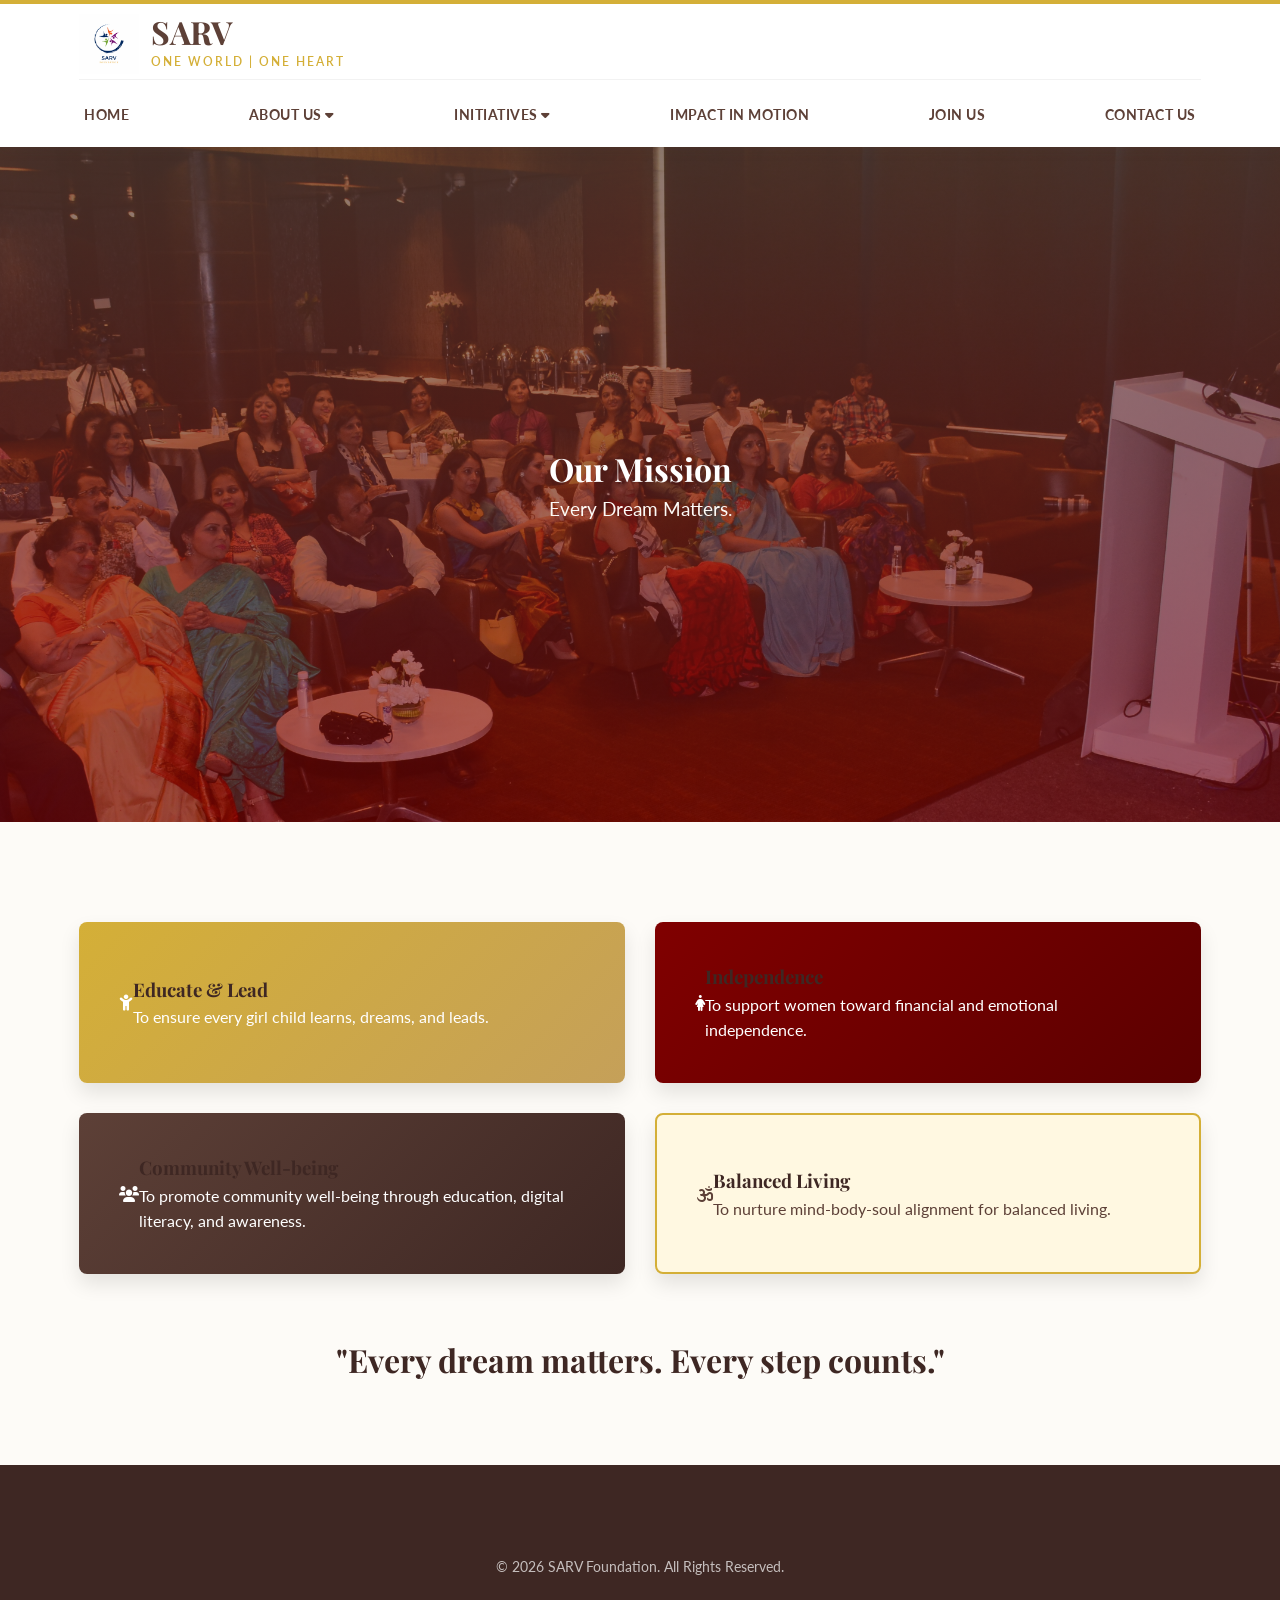
<file: mission.html>
<!DOCTYPE html>
<html lang="en">
<head>
    <meta charset="UTF-8">
    <meta name="viewport" content="width=device-width, initial-scale=1.0">
    <title>Our Mission | SARV FOUNDATION</title>
    <link rel="stylesheet" href="style.css">
    <link href="https://fonts.googleapis.com/css2?family=Lato:wght@300;400;600&family=Playfair+Display:wght@500;600;700&display=swap" rel="stylesheet">
    <link rel="stylesheet" href="https://cdnjs.cloudflare.com/ajax/libs/font-awesome/6.0.0/css/all.min.css">
</head>
<body>

    <nav class="navbar">
    <div class="container nav-wrapper">
        
        <div class="brand-row">
            <a href="index.html" class="logo-link">
                <img src="assets/logo final.jpeg" alt="Sarv Foundation Logo">
                <div class="logo-text">
                    <h2>SARV</h2>
                    <span>ONE WORLD | ONE HEART</span>
                </div>
            </a>
            <div class="hamburger">
                <i class="fas fa-bars"></i>
            </div>
        </div>

        <div class="menu-row">
            <ul class="nav-menu">
                <li><a href="index.html">HOME</a></li>
                
                <li class="dropdown">
                    <a href="about.html" class="dropbtn">ABOUT US <i class="fas fa-caret-down"></i></a>
                    <ul class="dropdown-content">
                        <li><a href="essence.html">OUR ESSENCE</a></li>
                        <li><a href="journey.html">OUR JOURNEY</a></li>
                        <li><a href="vision.html">OUR VISION</a></li>
                        <li><a href="mission.html" class="active">OUR MISSION</a></li>
                        <li><a href="values.html">OUR VALUES</a></li>
                    </ul>
                </li>
                <li class="dropdown">
                    <a href="initiatives.html" class="dropbtn">INITIATIVES <i class="fas fa-caret-down"></i></a>
                    <ul class="dropdown-content">
                        <li><a href="sakhi-saheli.html">SAKHI SAHELI</a></li>
                    </ul>
                </li>
                <li><a href="impact.html">IMPACT IN MOTION</a></li>
                <li><a href="join-us.html">JOIN US</a></li>
                <li><a href="contact.html">CONTACT US</a></li>
            </ul>
        </div>

    </div>
</nav>

    <header class="hero-section" style="height: 75vh; background: linear-gradient(rgba(93, 64, 55, 0.7), rgba(128, 0, 0, 0.6)), url('assets/mission.JPG') center/cover;">
        <div class="hero-overlay"></div>
        <div class="container hero-content text-center">
            <h1 style="color: #fff;">Our Mission</h1>
            <p style="color: #fdfbf7; font-size: 1.2rem;">Every Dream Matters.</p>
        </div>
    </header>

    <section class="section-padding bg-warm">
        <div class="container">
            
            <div class="mission-grid-layout">
                
                <div class="mission-block gold-block">
                    <div class="mission-icon">
                        <i class="fas fa-child"></i>
                    </div>
                    <div class="mission-text">
                        <h3>Educate & Lead</h3>
                        <p>To ensure every girl child learns, dreams, and leads.</p>
                    </div>
                </div>

                <div class="mission-block maroon-block">
                    <div class="mission-icon">
                        <i class="fas fa-female"></i>
                    </div>
                    <div class="mission-text">
                        <h3>Independence</h3>
                        <p>To support women toward financial and emotional independence.</p>
                    </div>
                </div>

                <div class="mission-block brown-block">
                    <div class="mission-icon">
                        <i class="fas fa-users"></i>
                    </div>
                    <div class="mission-text">
                        <h3>Community Well-being</h3>
                        <p>To promote community well-being through education, digital literacy, and awareness.</p>
                    </div>
                </div>

                <div class="mission-block light-block">
                    <div class="mission-icon">
                        <i class="fas fa-om"></i>
                    </div>
                    <div class="mission-text">
                        <h3>Balanced Living</h3>
                        <p>To nurture mind-body-soul alignment for balanced living.</p>
                    </div>
                </div>

            </div>

            <div class="text-center" style="margin-top: 60px;">
                <h3 class="emotion-line" style="font-size: 2rem;">"Every dream matters. Every step counts."</h3>
            </div>

        </div>
    </section>

    <footer>
        <div class="container text-center" style="padding: 30px 0; color: rgba(255,255,255,0.7); font-size: 0.9rem;">
            <p>&copy; 2026 SARV Foundation. All Rights Reserved.</p>
        </div>
    </footer>

    <script src="script.js"></script>
    <script>
    // Mobile Menu Toggle Script
    const hamburger = document.querySelector('.hamburger');
    const menuRow = document.querySelector('.menu-row');

    if (hamburger && menuRow) {
        hamburger.addEventListener('click', () => {
            menuRow.classList.toggle('active'); // CSS class toggle karega
        });
    }
</script>
</body>

</html>
</file>
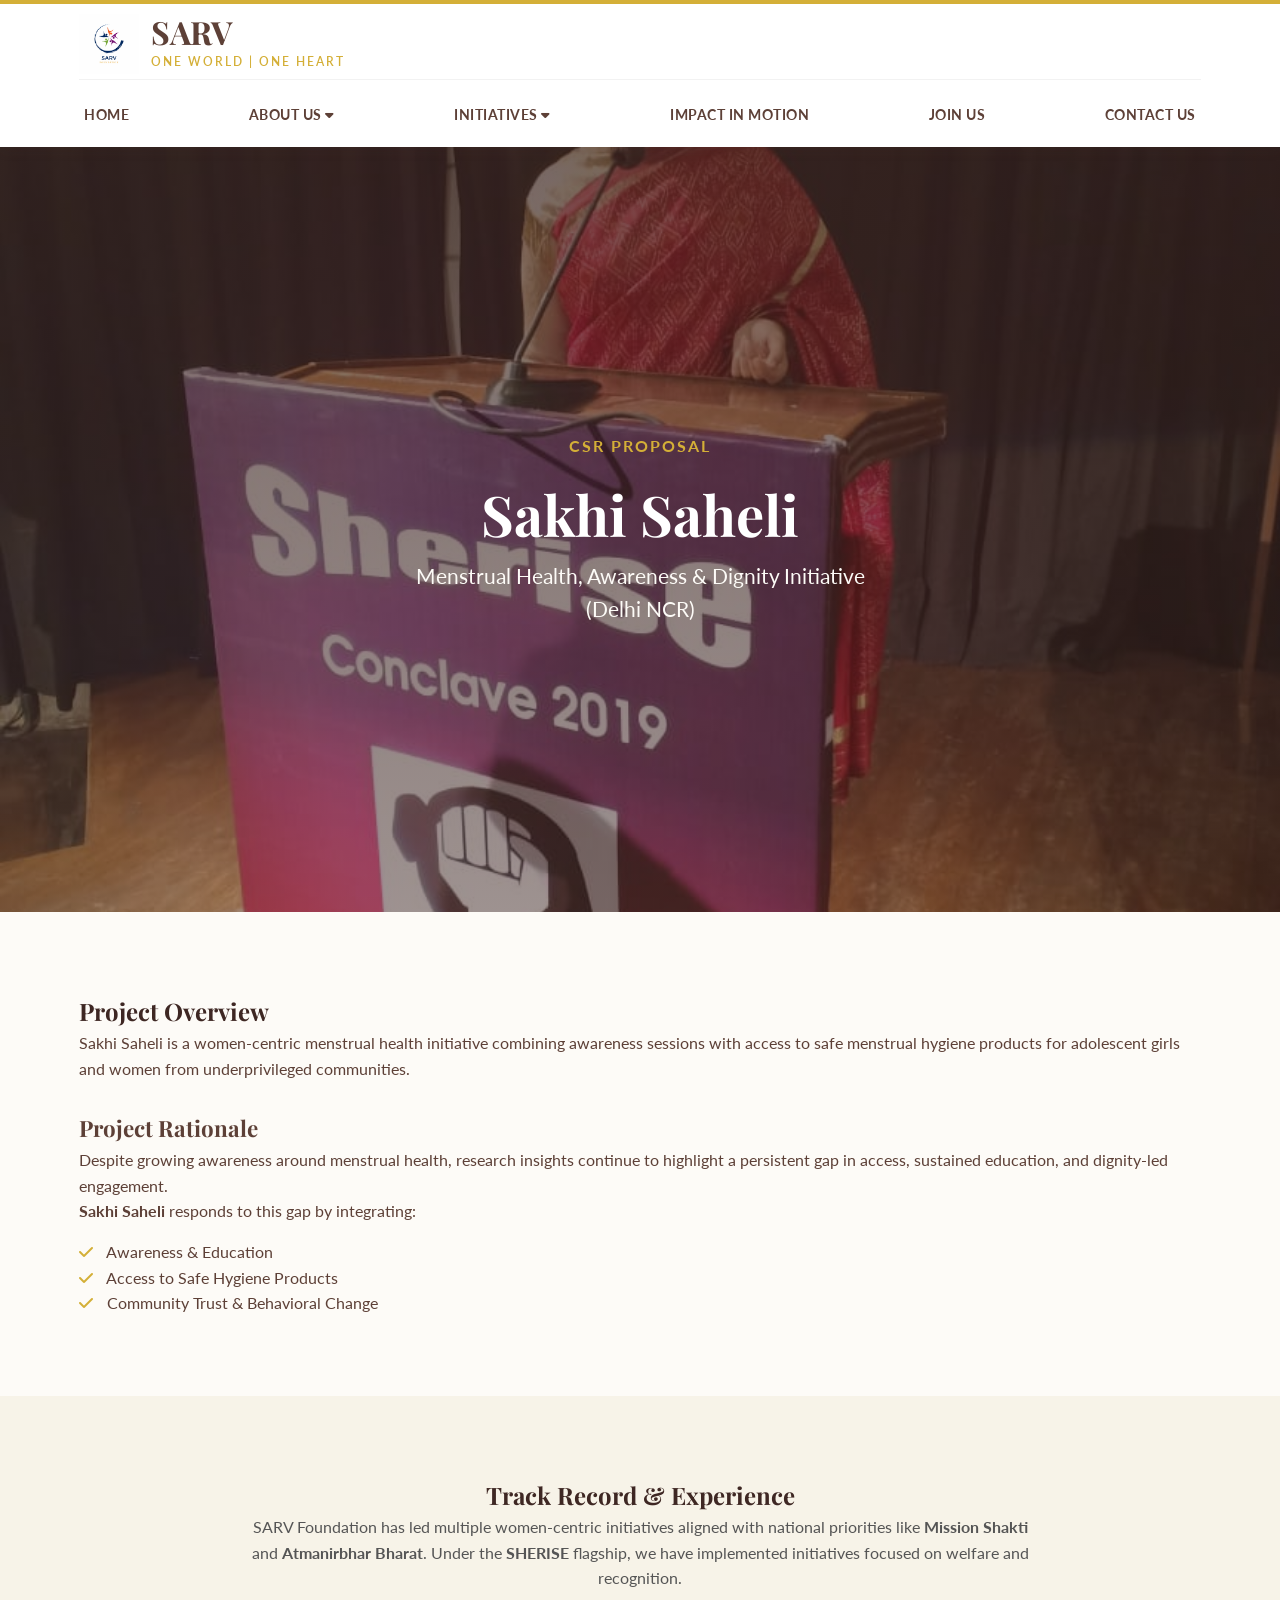
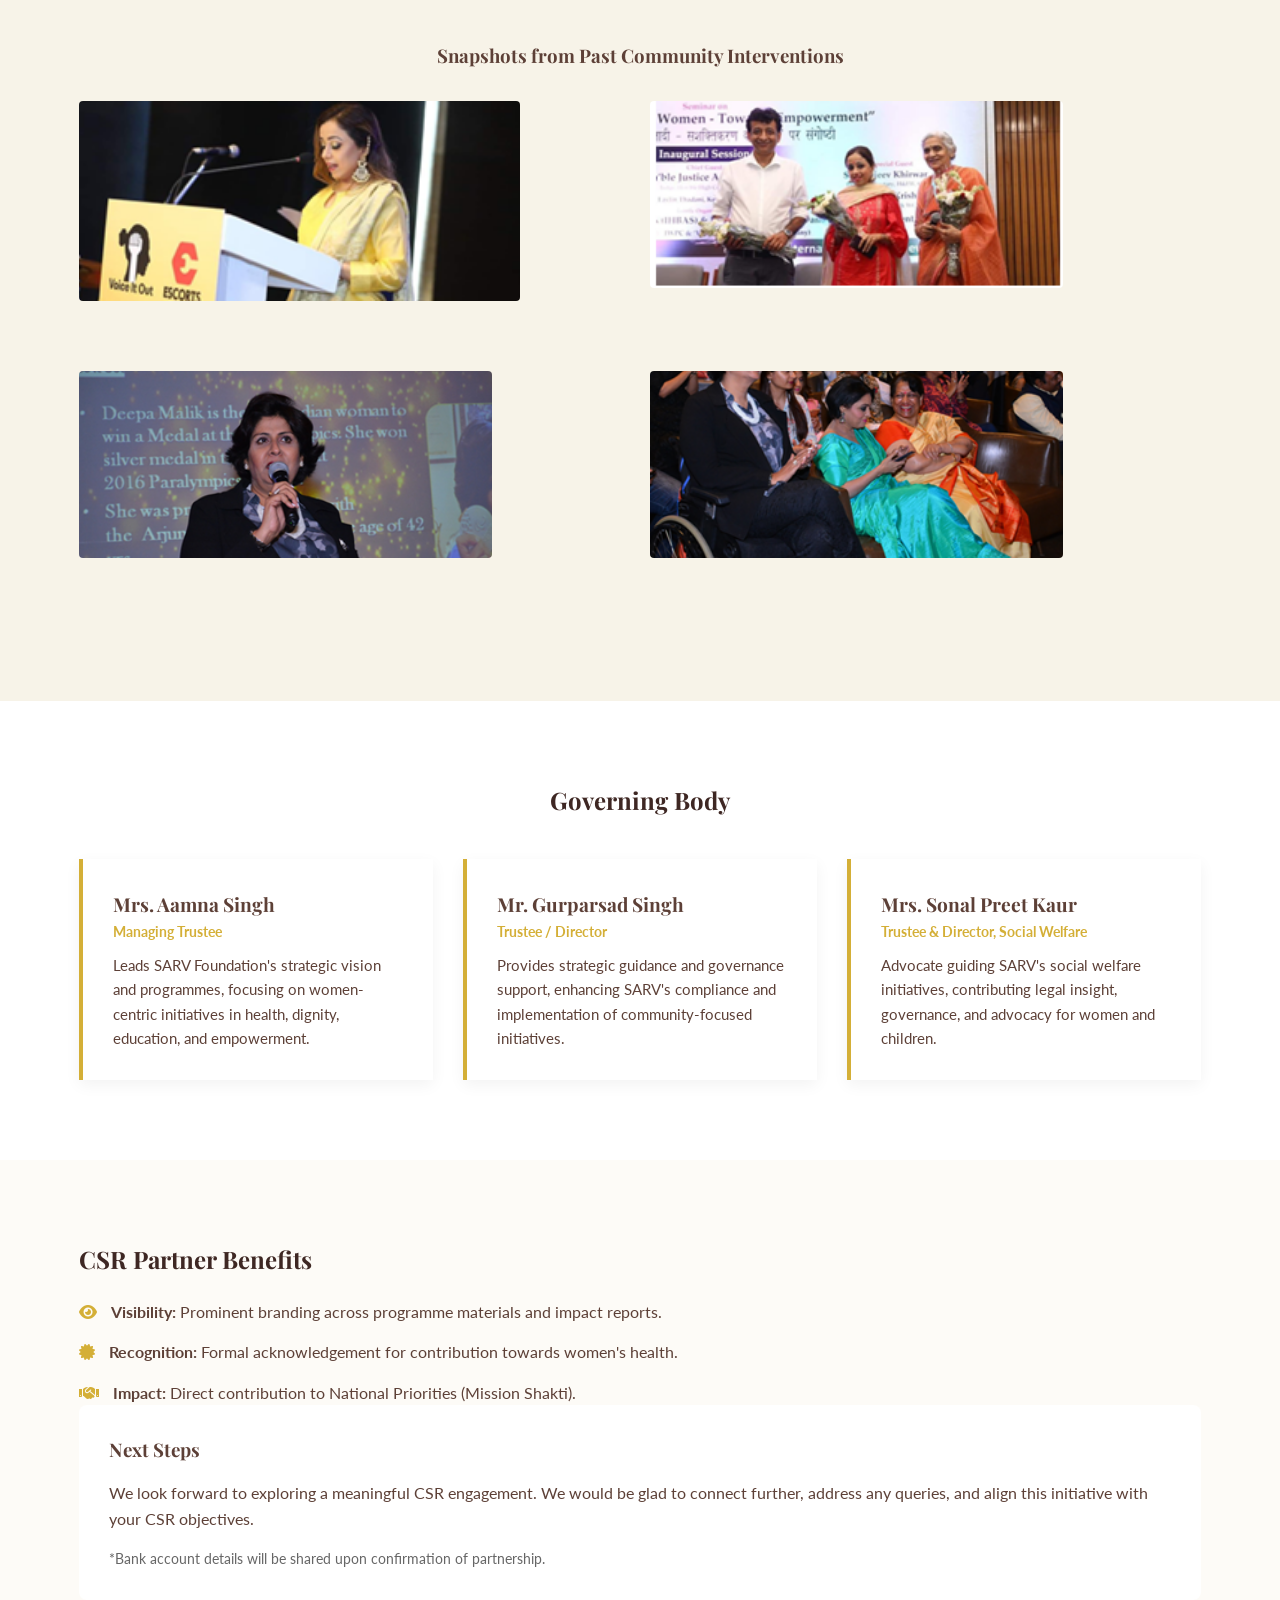
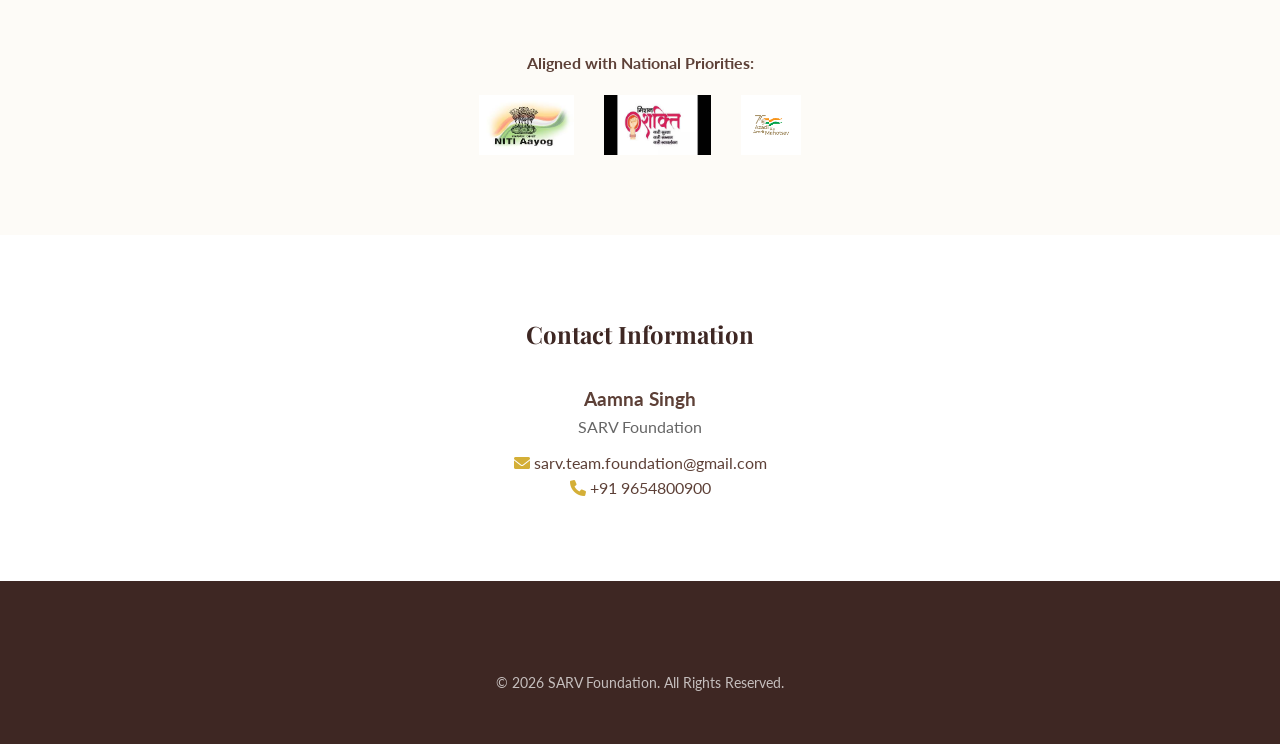
<file: sakhi-saheli.html>
<!DOCTYPE html>
<html lang="en">
<head>
    <meta charset="UTF-8">
    <meta name="viewport" content="width=device-width, initial-scale=1.0">
    <title>Sakhi Saheli - Menstrual Health Initiative | SARV</title>
    <link rel="stylesheet" href="style.css">
    <link href="https://fonts.googleapis.com/css2?family=Lato:wght@300;400;600&family=Playfair+Display:wght@500;600;700&display=swap" rel="stylesheet">
    <link rel="stylesheet" href="https://cdnjs.cloudflare.com/ajax/libs/font-awesome/6.0.0/css/all.min.css">
    <style>
        /* Specific Styles for Budget Table */
        .budget-table { width: 100%; border-collapse: collapse; margin-top: 20px; font-family: 'Lato', sans-serif; }
        .budget-table th { background-color: var(--primary-brown); color: white; padding: 15px; text-align: left; font-weight: 600; }
        .budget-table td { padding: 12px 15px; border-bottom: 1px solid #eee; color: var(--text-grey); }
        .budget-table tr:last-child td { font-weight: bold; color: var(--primary-brown); background-color: var(--bg-gold-light); font-size: 1.1rem; }
        
        /* Governing Body Grid */
        .governing-grid { display: grid; grid-template-columns: repeat(auto-fit, minmax(300px, 1fr)); gap: 30px; margin-top: 40px; }
        .governing-card { background: #fff; padding: 30px; border-left: 4px solid var(--gold-accent); box-shadow: 0 5px 15px rgba(0,0,0,0.05); }
    </style>
</head>
<body>

    <nav class="navbar">
    <div class="container nav-wrapper">
        
        <div class="brand-row">
            <a href="index.html" class="logo-link">
                <img src="assets/logo final.jpeg" alt="Sarv Foundation Logo">
                <div class="logo-text">
                    <h2>SARV</h2>
                    <span>ONE WORLD | ONE HEART</span>
                </div>
            </a>
            <div class="hamburger">
                <i class="fas fa-bars"></i>
            </div>
        </div>

        <div class="menu-row">
            <ul class="nav-menu">
                <li><a href="index.html">HOME</a></li>
                
                <li class="dropdown">
                    <a href="about.html" class="dropbtn">ABOUT US <i class="fas fa-caret-down"></i></a>
                    <ul class="dropdown-content">
                        <li><a href="essence.html">OUR ESSENCE</a></li>
                        <li><a href="journey.html">OUR JOURNEY</a></li>
                        <li><a href="vision.html">OUR VISION</a></li>
                        <li><a href="mission.html">OUR MISSION</a></li>
                        <li><a href="values.html">OUR VALUES</a></li>
                    </ul>
                </li>
                 <li class="dropdown">
                    <a href="initiatives.html" class="dropbtn">INITIATIVES <i class="fas fa-caret-down"></i></a>
                    <ul class="dropdown-content">
                        <li><a href="sakhi-saheli.html" class="active">SAKHI SAHELI</a></li>
                    </ul>
                </li>
                <li><a href="impact.html">IMPACT IN MOTION</a></li>
                <li><a href="join-us.html">JOIN US</a></li>
                <li><a href="contact.html">CONTACT US</a></li>
            </ul>
        </div>

    </div>
</nav>
  
    <header class="hero-section" style="background: linear-gradient(rgba(62, 39, 35, 0.7), rgba(62, 39, 35, 0.5)), url('assets/1552279651742 - Copy.jpg') top/cover;">
        <div class="hero-overlay"></div>
        <div class="container hero-content text-center">
            <span style="color: var(--gold-accent); letter-spacing: 2px; font-weight: bold; display: block; margin-bottom: 10px;">CSR PROPOSAL</span>
            <h1 style="color: #fff; font-size: 3.5rem;">Sakhi Saheli</h1>
            <p style="color: #fdfbf7; font-size: 1.3rem;">Menstrual Health, Awareness & Dignity Initiative<br>(Delhi NCR)</p>
        </div>
    </header>

    <section class="section-padding bg-warm">
        <div class="container split-layout">
            <div class="text-block">
                <h2 class="section-title">Project Overview</h2>
                <p class="lead-text">Sakhi Saheli is a women-centric menstrual health initiative combining awareness sessions with access to safe menstrual hygiene products for adolescent girls and women from underprivileged communities.</p>
                
                <h3 style="margin-top: 30px; font-size: 1.4rem; color: var(--primary-brown);">Project Rationale</h3>
                <p>Despite growing awareness around menstrual health, research insights continue to highlight a persistent gap in access, sustained education, and dignity-led engagement.</p>
                <p><strong>Sakhi Saheli</strong> responds to this gap by integrating:</p>
                <ul class="check-list" style="margin-top: 15px;">
                    <li><i class="fas fa-check" style="color: var(--gold-accent); margin-right: 10px;"></i> Awareness & Education</li>
                    <li><i class="fas fa-check" style="color: var(--gold-accent); margin-right: 10px;"></i> Access to Safe Hygiene Products</li>
                    <li><i class="fas fa-check" style="color: var(--gold-accent); margin-right: 10px;"></i> Community Trust & Behavioral Change</li>
                </ul>
            </div>
        </div>
    </section>

    <section class="section-padding bg-beige">
    <div class="container">
        <div class="text-center mb-50">
            <h2 class="section-title">Track Record & Experience</h2>
            <p style="max-width: 800px; margin: 0 auto; color: #555;">
                SARV Foundation has led multiple women-centric initiatives aligned with national priorities like <strong>Mission Shakti</strong> and <strong>Atmanirbhar Bharat</strong>.
                Under the <strong>SHERISE</strong> flagship, we have implemented initiatives focused on welfare and recognition.
            </p>
        </div>

        <h3 style="text-align: center; margin-bottom: 30px; color: var(--primary-brown);">Snapshots from Past Community Interventions</h3>
        
        <div class="project-grid" style="display: grid; grid-template-columns: repeat(2, 1fr); gap: 20px;">
            
            <div class="card-image" style="height: 250px;">
                <a href="assets/img 1.png" class="img-link">
                    <img src="assets/img 1.png" alt="Community Snapshot 1" style="width: 80%; height: 80%; object-fit: cover; border-radius: 4px;">
                </a>
            </div>

            <div class="card-image" style="height: 250px;">
                <a href="assets/img 2.png" class="img-link">
                    <img src="assets/img 2.png" alt="Community Snapshot 2" style="width: 75%; height: 75%; object-fit: cover; border-radius: 4px;">
                </a>
            </div>

            <div class="card-image" style="height: 250px;">
                <a href="assets/img 3.png" class="img-link">
                    <img src="assets/img 3.png" alt="Community Snapshot 3" style="width: 75%; height: 75%; object-fit: cover; border-radius: 4px;">
                </a>
            </div>

            <div class="card-image" style="height: 250px;">
                <a href="assets/img 4.png" class="img-link">
                    <img src="assets/img 4.png" alt="Community Snapshot 4" style="width: 75%; height: 75%; object-fit: cover; border-radius: 4px;">
                </a>
            </div>

        </div>
    </div>
</section>

    <section class="section-padding bg-white">
        <div class="container">
            <h2 class="section-title text-center">Governing Body</h2>
            <div class="governing-grid">
                
                <div class="governing-card">
                    <h3 style="color: var(--primary-brown); font-size: 1.2rem;">Mrs. Aamna Singh</h3>
                    <span style="color: var(--gold-accent); font-size: 0.9rem; font-weight: bold; display: block; margin-bottom: 10px;">Managing Trustee</span>
                    <p style="font-size: 0.95rem;">Leads SARV Foundation's strategic vision and programmes, focusing on women-centric initiatives in health, dignity, education, and empowerment.</p>
                </div>

                <div class="governing-card">
                    <h3 style="color: var(--primary-brown); font-size: 1.2rem;">Mr. Gurparsad Singh</h3>
                    <span style="color: var(--gold-accent); font-size: 0.9rem; font-weight: bold; display: block; margin-bottom: 10px;">Trustee / Director</span>
                    <p style="font-size: 0.95rem;">Provides strategic guidance and governance support, enhancing SARV's compliance and implementation of community-focused initiatives.</p>
                </div>

                <div class="governing-card">
                    <h3 style="color: var(--primary-brown); font-size: 1.2rem;">Mrs. Sonal Preet Kaur</h3>
                    <span style="color: var(--gold-accent); font-size: 0.9rem; font-weight: bold; display: block; margin-bottom: 10px;">Trustee & Director, Social Welfare</span>
                    <p style="font-size: 0.95rem;">Advocate guiding SARV's social welfare initiatives, contributing legal insight, governance, and advocacy for women and children.</p>
                </div>

            </div>
        </div>
    </section>

    <section class="section-padding bg-warm">
        <div class="container split-layout">
            <div class="text-block">
                <h2 class="section-title">CSR Partner Benefits</h2>
                <ul class="check-list" style="margin-top: 20px;">
                    <li style="margin-bottom: 15px;"><i class="fas fa-eye" style="color: var(--gold-accent); margin-right: 10px;"></i> <strong>Visibility:</strong> Prominent branding across programme materials and impact reports.</li>
                    <li style="margin-bottom: 15px;"><i class="fas fa-certificate" style="color: var(--gold-accent); margin-right: 10px;"></i> <strong>Recognition:</strong> Formal acknowledgement for contribution towards women's health.</li>
                    <li><i class="fas fa-handshake" style="color: var(--gold-accent); margin-right: 10px;"></i> <strong>Impact:</strong> Direct contribution to National Priorities (Mission Shakti).</li>
                </ul>
            </div>
            
            <div class="text-block" style="background: white; padding: 30px; border-radius: 8px;">
                <h3 style="color: var(--primary-brown); margin-bottom: 15px;">Next Steps</h3>
                <p>We look forward to exploring a meaningful CSR engagement. We would be glad to connect further, address any queries, and align this initiative with your CSR objectives.</p>
                <p style="font-size: 0.9rem; margin-top: 15px; color: #666;">*Bank account details will be shared upon confirmation of partnership.</p>
            </div>
        </div>
        
        <div class="container text-center" style="margin-top: 50px;">
            <p style="margin-bottom: 20px; font-weight: bold; color: var(--primary-brown);">Aligned with National Priorities:</p>
            <div style="display: flex; justify-content: center; gap: 30px; flex-wrap: wrap;">
                <img src="assets/niti ayog logo.jpg.jpeg" alt="NITI Aayog" style="height: 60px;">
                <img src="assets/mission shakti logo.jpg.jpeg" alt="Mission Shakti" style="height: 60px;">
                <img src="assets/akam logo.png" alt="Azadi Ka Amrit Mahotsav" style="height: 60px;">
            </div>
        </div>
    </section>

    <section class="section-padding bg-white text-center">
        <div class="container">
            <h2 class="section-title">Contact Information</h2>
            <div style="margin-top: 30px;">
                <p style="font-size: 1.2rem; font-weight: bold; color: var(--primary-brown);">Aamna Singh</p>
                <p style="color: #666;">SARV Foundation</p>
                <p style="margin-top: 10px;"><i class="fas fa-envelope" style="color: var(--gold-accent);"></i> sarv.team.foundation@gmail.com</p>
                <p><i class="fas fa-phone" style="color: var(--gold-accent);"></i> +91 9654800900</p>
            </div>
        </div>
    </section>

    <footer>
        <div class="container text-center" style="padding: 30px 0; color: rgba(255,255,255,0.7); font-size: 0.9rem;">
            <p>&copy; 2026 SARV Foundation. All Rights Reserved.</p>
        </div>
    </footer>

    <script src="script.js"></script>
    <script>
    // Mobile Menu Toggle Script
    const hamburger = document.querySelector('.hamburger');
    const menuRow = document.querySelector('.menu-row');

    if (hamburger && menuRow) {
        hamburger.addEventListener('click', () => {
            menuRow.classList.toggle('active'); // CSS class toggle karega
        });
    }
</script>
</body>
</html>
</file>
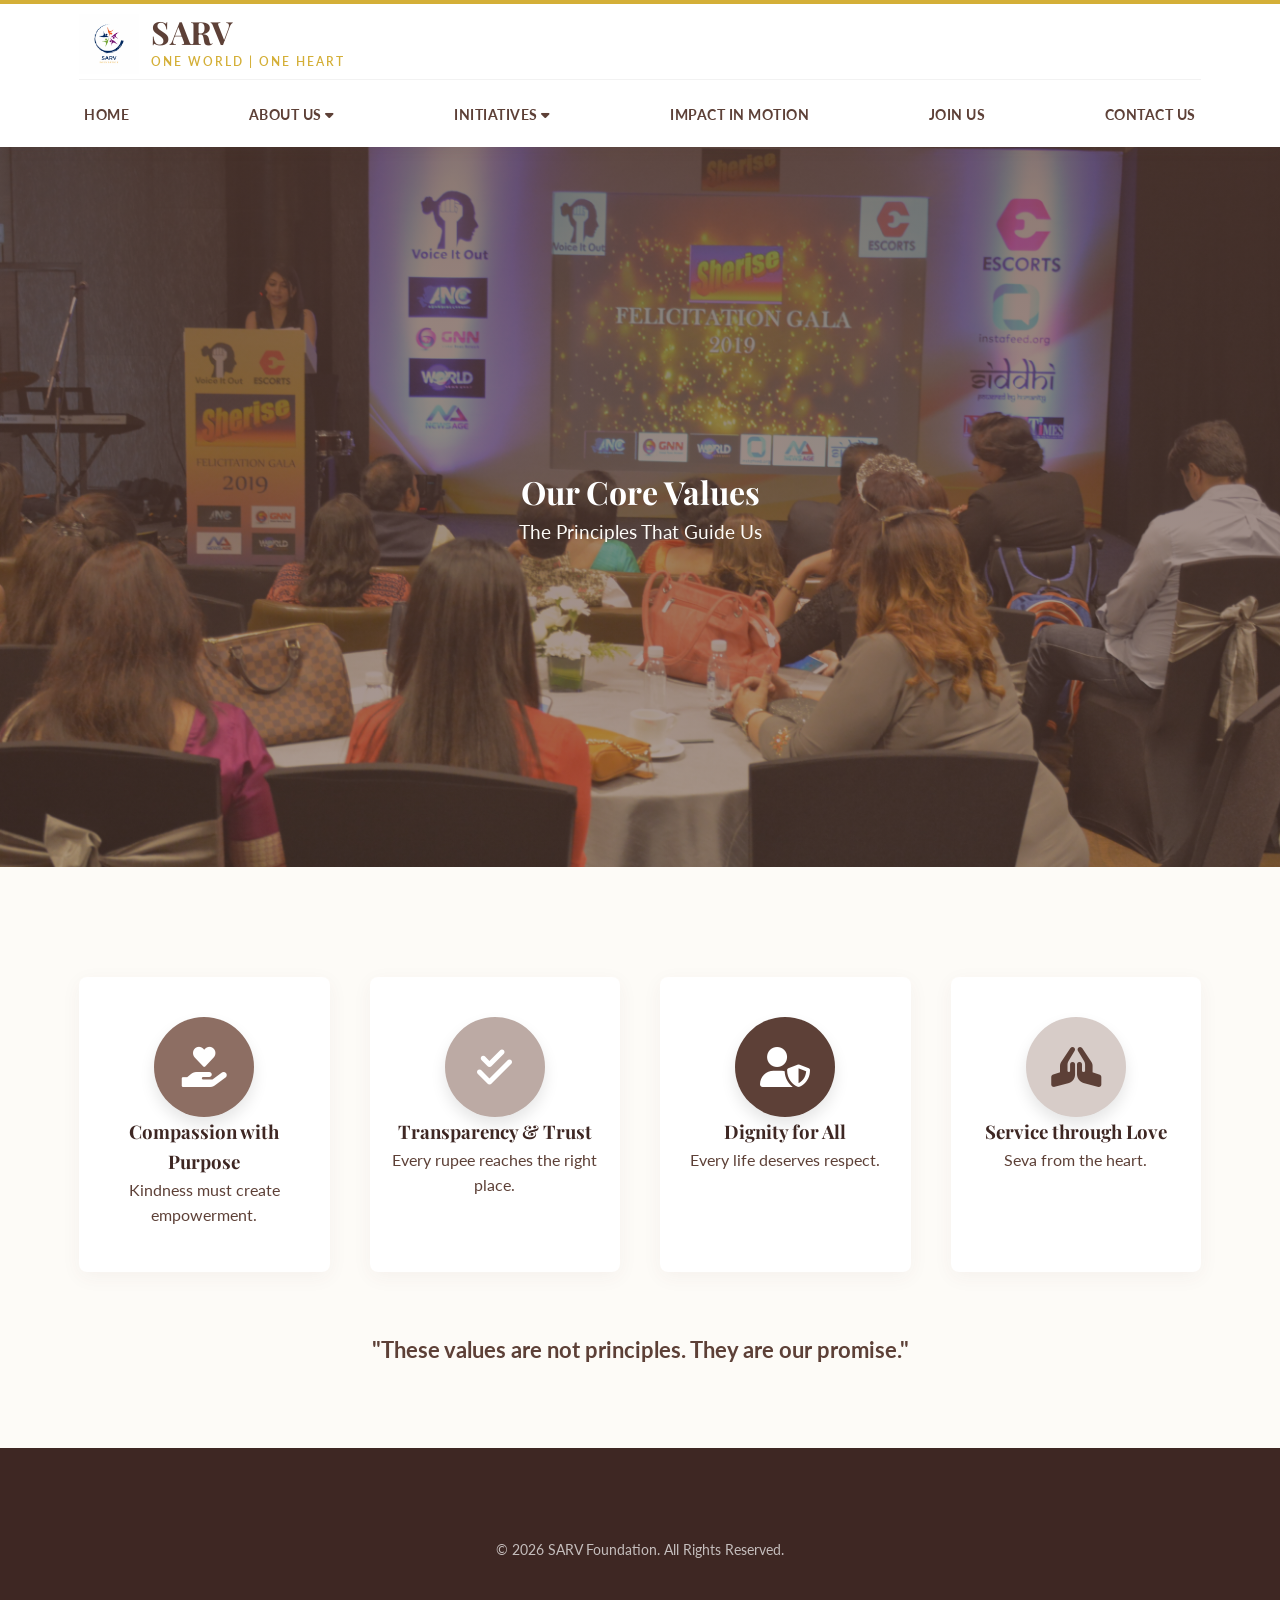
<file: values.html>
<!DOCTYPE html>
<html lang="en">
<head>
    <meta charset="UTF-8">
    <meta name="viewport" content="width=device-width, initial-scale=1.0">
    <title>Our Values | SARV FOUNDATION</title>
    <link rel="stylesheet" href="style.css">
    <link href="https://fonts.googleapis.com/css2?family=Lato:wght@300;400;600&family=Playfair+Display:wght@500;600;700&display=swap" rel="stylesheet">
    <link rel="stylesheet" href="https://cdnjs.cloudflare.com/ajax/libs/font-awesome/6.0.0/css/all.min.css">
</head>
<body>

    <nav class="navbar">
    <div class="container nav-wrapper">
        
        <div class="brand-row">
            <a href="index.html" class="logo-link">
                <img src="assets/logo final.jpeg" alt="Sarv Foundation Logo">
                <div class="logo-text">
                    <h2>SARV</h2>
                    <span>ONE WORLD | ONE HEART</span>
                </div>
            </a>
            <div class="hamburger">
                <i class="fas fa-bars"></i>
            </div>
        </div>

        <div class="menu-row">
            <ul class="nav-menu">
                <li><a href="index.html">HOME</a></li>
                
                <li class="dropdown">
                    <a href="about.html" class="dropbtn">ABOUT US <i class="fas fa-caret-down"></i></a>
                    <ul class="dropdown-content">
                        <li><a href="essence.html">OUR ESSENCE</a></li>
                        <li><a href="journey.html">OUR JOURNEY</a></li>
                        <li><a href="vision.html">OUR VISION</a></li>
                        <li><a href="mission.html">OUR MISSION</a></li>
                        <li><a href="values.html" class="active">OUR VALUES</a></li>
                    </ul>
                </li>
                    <li class="dropdown">
                    <a href="initiatives.html" class="dropbtn">INITIATIVES <i class="fas fa-caret-down"></i></a>
                    <ul class="dropdown-content">
                        <li><a href="sakhi-saheli.html">SAKHI SAHELI</a></li>
                    </ul>
                </li>
                <li><a href="impact.html">IMPACT IN MOTION</a></li>
                <li><a href="join-us.html">JOIN US</a></li>
                <li><a href="contact.html">CONTACT US</a></li>
            </ul>
        </div>

    </div>
</nav>

    <header class="hero-section" style="height: 80vh; background: linear-gradient(rgba(93, 64, 55, 0.7), rgba(93, 64, 55, 0.5)), url('assets/values.JPG') center/cover;">
        <div class="hero-overlay"></div>
        <div class="container hero-content text-center">
            <h1 style="color: #fff;">Our Core Values</h1>
            <p style="color: #fdfbf7; font-size: 1.2rem;">The Principles That Guide Us</p>
        </div>
    </header>

    <section class="section-padding bg-warm">
        <div class="container">
            
            <div class="values-grid-large">
                
                <div class="value-card-large">
                    <div class="icon-circle-large earth-1">
                        <i class="fas fa-hand-holding-heart"></i>
                    </div>
                    <h3>Compassion with Purpose</h3>
                    <div class="divider-small"></div>
                    <p>Kindness must create empowerment.</p>
                </div>

                <div class="value-card-large">
                    <div class="icon-circle-large earth-2">
                        <i class="fas fa-check-double"></i>
                    </div>
                    <h3>Transparency & Trust</h3>
                    <div class="divider-small"></div>
                    <p>Every rupee reaches the right place.</p>
                </div>

                <div class="value-card-large">
                    <div class="icon-circle-large earth-3">
                        <i class="fas fa-user-shield"></i>
                    </div>
                    <h3>Dignity for All</h3>
                    <div class="divider-small"></div>
                    <p>Every life deserves respect.</p>
                </div>

                <div class="value-card-large">
                    <div class="icon-circle-large earth-4">
                        <i class="fas fa-praying-hands"></i>
                    </div>
                    <h3>Service through Love</h3>
                    <div class="divider-small"></div>
                    <p>Seva from the heart.</p>
                </div>

            </div>

            <div class="text-center" style="margin-top: 60px;">
                <p class="emotion-line" style="font-size: 1.4rem; color: var(--primary-brown); font-weight: bold;">
                    "These values are not principles. They are our promise."
                </p>
            </div>

        </div>
    </section>

    <footer>
        <div class="container text-center" style="padding: 30px 0; color: rgba(255,255,255,0.7); font-size: 0.9rem;">
            <p>&copy; 2026 SARV Foundation. All Rights Reserved.</p>
        </div>
    </footer>

    <script src="script.js"></script>
    <script>
    // Mobile Menu Toggle Script
    const hamburger = document.querySelector('.hamburger');
    const menuRow = document.querySelector('.menu-row');

    if (hamburger && menuRow) {
        hamburger.addEventListener('click', () => {
            menuRow.classList.toggle('active'); // CSS class toggle karega
        });
    }
</script>
</body>

</html>
</file>
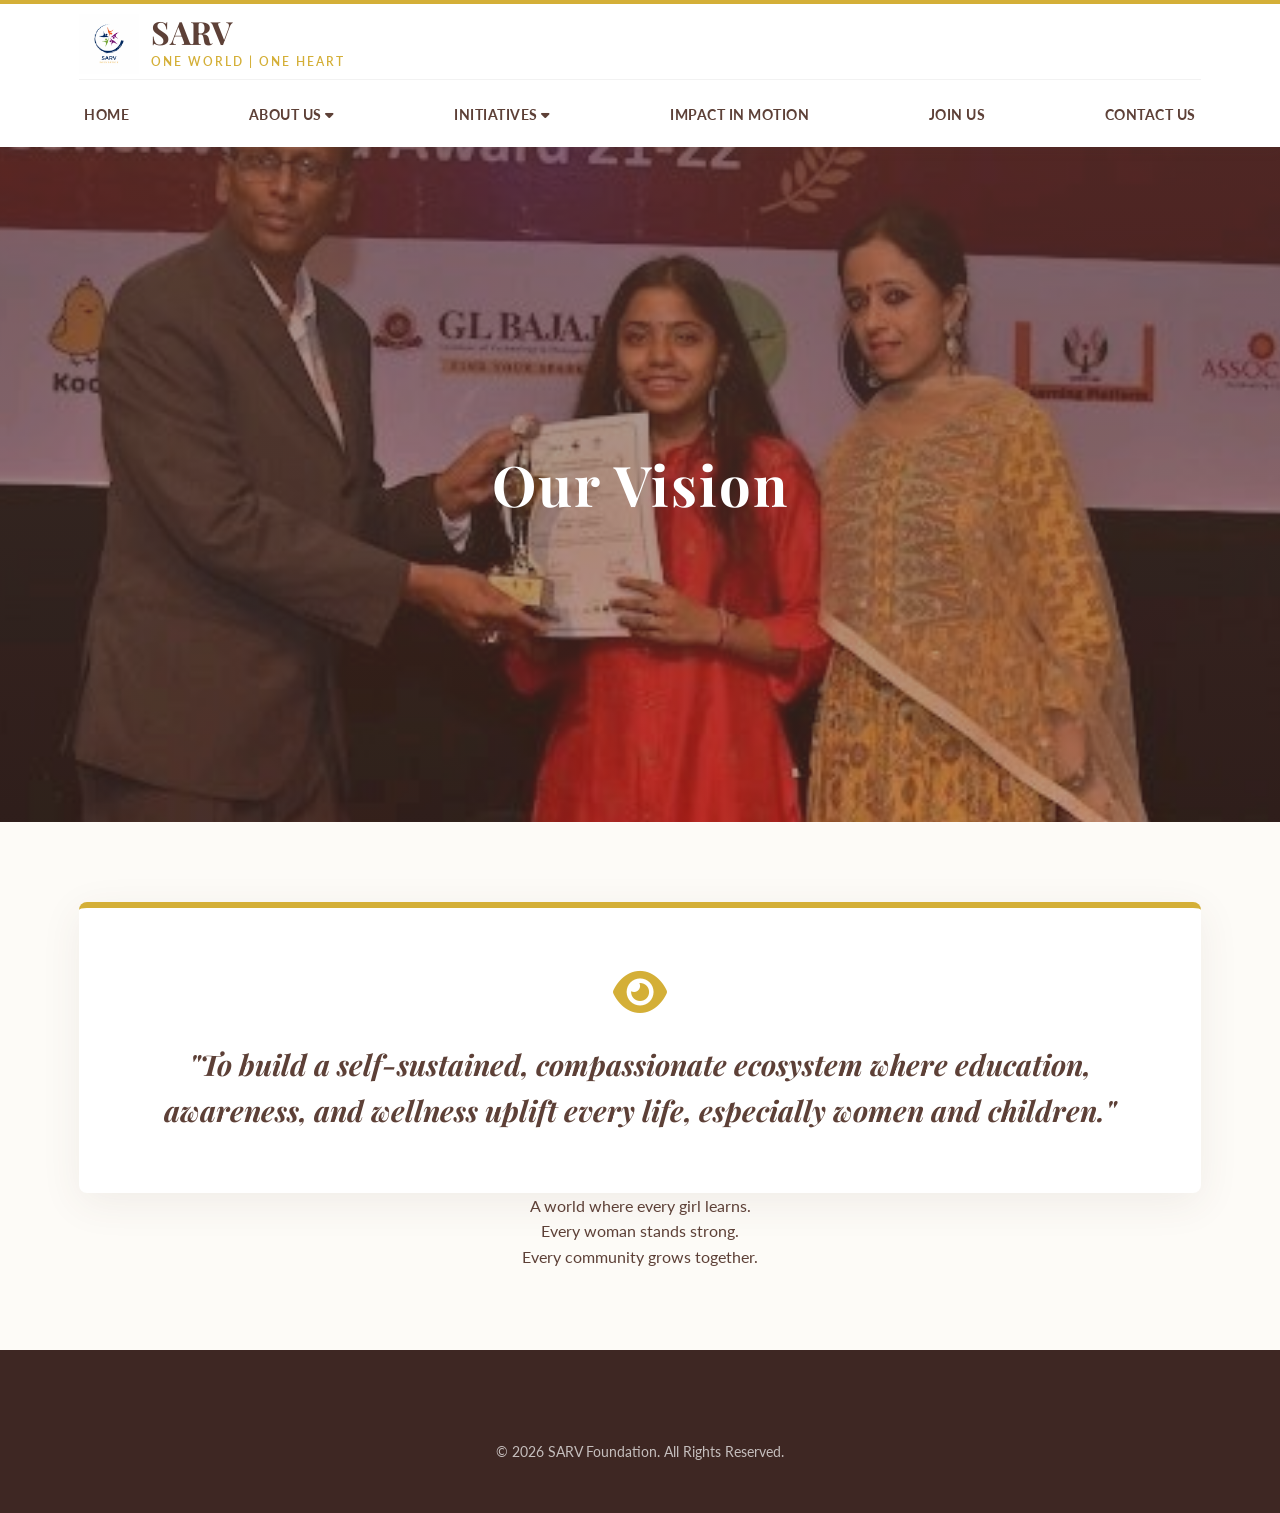
<file: vision.html>
<!DOCTYPE html>
<html lang="en">
<head>
    <meta charset="UTF-8">
    <meta name="viewport" content="width=device-width, initial-scale=1.0">
    <title>Our Vision | SARV FOUNDATION</title>
    <link rel="stylesheet" href="style.css">
    <link href="https://fonts.googleapis.com/css2?family=Lato:wght@300;400;600&family=Playfair+Display:wght@500;600;700&display=swap" rel="stylesheet">
    <link rel="stylesheet" href="https://cdnjs.cloudflare.com/ajax/libs/font-awesome/6.0.0/css/all.min.css">
</head>
<body>

    <nav class="navbar">
    <div class="container nav-wrapper">
        
        <div class="brand-row">
            <a href="index.html" class="logo-link">
                <img src="assets/logo final.jpeg" alt="Sarv Foundation Logo">
                <div class="logo-text">
                    <h2>SARV</h2>
                    <span>ONE WORLD | ONE HEART</span>
                </div>
            </a>
            <div class="hamburger">
                <i class="fas fa-bars"></i>
            </div>
        </div>

        <div class="menu-row">
            <ul class="nav-menu">
                <li><a href="index.html">HOME</a></li>
                
                <li class="dropdown">
                    <a href="about.html" class="dropbtn">ABOUT US <i class="fas fa-caret-down"></i></a>
                    <ul class="dropdown-content">
                        <li><a href="essence.html">OUR ESSENCE</a></li>
                        <li><a href="journey.html">OUR JOURNEY</a></li>
                        <li><a href="vision.html" class="active">OUR VISION</a></li>
                        <li><a href="mission.html">OUR MISSION</a></li>
                        <li><a href="values.html">OUR VALUES</a></li>
                    </ul>
                </li>
                <li class="dropdown">
                    <a href="initiatives.html" class="dropbtn">INITIATIVES <i class="fas fa-caret-down"></i></a>
                    <ul class="dropdown-content">
                        <li><a href="sakhi-saheli.html">SAKHI SAHELI</a></li>
                    </ul>
                </li>
                <li><a href="impact.html">IMPACT IN MOTION</a></li>
                <li><a href="join-us.html">JOIN US</a></li>
                <li><a href="contact.html">CONTACT US</a></li>
            </ul>
        </div>

    </div>
</nav>
    <header class="hero-section" style="height: 75vh; background: linear-gradient(rgba(93, 64, 55, 0.6), rgba(93, 64, 55, 0.4)), url('assets/vision.jpg') center/cover no-repeat fixed;">
        <div class="hero-overlay"></div>
        <div class="container hero-content text-center">
            <h1 style="color: #fff; font-size: 3.5rem; letter-spacing: 2px;">Our Vision</h1>
        </div>
    </header>

    <section class="section-padding bg-warm">
        <div class="container">
            <div class="vision-wrapper text-center">
                
                <div class="vision-card">
                    <i class="fas fa-eye" style="font-size: 3rem; color: var(--gold-accent); margin-bottom: 25px;"></i>
                    <h2 class="vision-statement">
                        "To build a self-sustained, compassionate ecosystem where education, awareness, and wellness uplift every life, especially women and children."
                    </h2>
                </div>

                <div class="divider-gold"></div>

                <div class="vision-subtext">
                    <p>A world where every girl learns.</p>
                    <p>Every woman stands strong.</p>
                    <p>Every community grows together.</p>
                </div>

            </div>
        </div>
    </section>

    <footer>
        <div class="container text-center" style="padding: 30px 0; color: rgba(255,255,255,0.7); font-size: 0.9rem;">
            <p>&copy; 2026 SARV Foundation. All Rights Reserved.</p>
        </div>
    </footer>

    <script src="script.js"></script>
    <script>
    // Mobile Menu Toggle Script
    const hamburger = document.querySelector('.hamburger');
    const menuRow = document.querySelector('.menu-row');

    if (hamburger && menuRow) {
        hamburger.addEventListener('click', () => {
            menuRow.classList.toggle('active'); // CSS class toggle karega
        });
    }
</script>
</body>

</html>
</file>
<file: style.css>
/* =========================================
   1. VARIABLES & THEME SETUP
   ================================********* */
:root {
    --primary-brown: #5d4037;   /* Warm Brown */
    --dark-brown: #3e2723;      /* Deep Brown */
    --gold-accent: #d4af37;     /* Soft Gold */
    --soft-beige: #fdfbf7;      /* Main Background */
    --white: #ffffff;
    --text-grey: #666;
    
    --font-heading: 'Playfair Display', serif;
    --font-body: 'Lato', sans-serif;
}

/* =========================================
   2. GLOBAL STYLES
   ================================********* */
* { margin: 0; padding: 0; box-sizing: border-box; }

body {
    font-family: var(--font-body);
    color: var(--primary-brown);
    line-height: 1.6;
    background-color: var(--soft-beige); /* Default Clean Background for all pages */
}

h1, h2, h3, h4, h5, h6 {
    font-family: var(--font-heading);
    font-weight: 700;
    color: var(--dark-brown);
}

/* --- TEXTURED BACKGROUND (Only for Join Us & Impact Pages) --- */
/* HTML usage: <section class="section-padding textured-bg"> */
.textured-bg {
    background-color: var(--soft-beige);
    background-image: radial-gradient(#d4af37 1px, transparent 1px);
    background-size: 25px 25px; /* Dots spacing */
}

/* Other Background Utilities */
.bg-warm { background-color: #fdfbf7; }
.bg-white { background-color: #ffffff; }
.bg-beige { background-color: #f7f3e8; }

input, button, select, textarea { font-family: var(--font-body); }
a { text-decoration: none; transition: 0.3s; color: inherit; }
ul { list-style: none; }

.container { width: 90%; max-width: 1200px; margin: 0 auto; padding: 0 15px; }
.text-center { text-align: center; }
.mb-50 { margin-bottom: 50px; }
.mb-40 { margin-bottom: 40px; }
.section-padding { padding: 80px 0; }

/* =========================================
   3. NAVIGATION
   ================================********* */
.navbar {
    background: #ffffff;
    padding: 10px 0;
    box-shadow: 0 4px 12px rgba(93, 64, 55, 0.08);
    position: sticky;
    top: 0;
    z-index: 1000;
    border-top: 4px solid var(--gold-accent);
}

.nav-wrapper { display: flex; flex-direction: column; gap: 15px; }

/* Row 1: Brand */
.brand-row { display: flex; justify-content: space-between; align-items: center; border-bottom: 1px solid rgba(0,0,0,0.05); padding-bottom: 5px; }
.logo-link { display: flex; align-items: center; gap: 12px; text-decoration: none; }
.logo-link img { height: 60px; }
.logo-text h2 { margin: 0; font-size: 2rem; line-height: 1; font-family: 'Playfair Display', serif; color: var(--primary-brown); }
.logo-text span { font-size: 0.75rem; letter-spacing: 2px; color: var(--gold-accent); text-transform: uppercase; display: block; margin-top: 4px; font-weight: 600; }

/* Row 2: Menu */
.menu-row { width: 100%; }
.nav-menu { display: flex; justify-content: space-between; align-items: center; margin: 0; padding: 0; }
.nav-menu li { list-style: none; position: relative; }
.nav-menu a {
    font-family: 'Lato', sans-serif; font-weight: 700; font-size: 0.85rem; text-transform: uppercase; color: var(--primary-brown); letter-spacing: 0.5px; padding: 10px 5px; display: block; white-space: nowrap; transition: color 0.3s;
}
.nav-menu a:hover, .nav-menu a.active { color: var(--gold-accent); }

/* Dropdown */
.dropdown-content { display: none; position: absolute; background-color: #ffffff; min-width: 180px; box-shadow: 0px 8px 16px rgba(0,0,0,0.1); z-index: 1001; top: 100%; left: 0; padding: 10px 0; border-top: 3px solid var(--gold-accent); }
.dropdown:hover .dropdown-content { display: block; }
.dropdown-content li a { padding: 10px 20px; font-size: 0.8rem; color: #555; border-bottom: 1px solid #f5f5f5; }
.dropdown-content li a:hover { background-color: #faf7f2; color: var(--primary-brown); }

/* Hamburger */
.hamburger { display: none; font-size: 1.8rem; color: var(--primary-brown); cursor: pointer; }

/* =========================================
   4. BUTTONS
   ================================********* */
.btn-gold { background-color: var(--gold-accent); color: var(--white); padding: 10px 25px; font-weight: 700; text-transform: uppercase; border-radius: 4px; }
.btn-gold:hover { background-color: var(--primary-brown); }

.btn-brown { background-color: var(--primary-brown); color: var(--white); padding: 12px 30px; font-weight: 700; text-transform: uppercase; display: inline-block; border-radius: 4px; }
.btn-brown:hover { background-color: var(--gold-accent); }

.btn-link { margin-top: auto; font-weight: bold; text-transform: uppercase; font-size: 0.85rem; color: var(--primary-brown); text-decoration: none; letter-spacing: 1px; display: inline-flex; align-items: center; gap: 5px; transition: gap 0.3s; }
.btn-link:hover { gap: 10px; }

.divider-gold-center { width: 100px; height: 3px; background-color: var(--gold-accent); margin: 20px auto; }

/* =========================================
   5. HEADER & HERO SECTIONS (Corrected Formatting)
   ================================********* */
/* =========================================
   HERO & HEADER SECTIONS (Responsive)
   ================================********* */

/* 1. Common Styles for Index (.cover-hero) & Inner Pages (.hero-section) */
.cover-hero, 
.hero-section {
    position: relative;
    width: 100%;
    display: flex;
    align-items: center;
    justify-content: center;
    background-size: cover !important;
    background-repeat: no-repeat !important;
    
    /* Default Positioning: Center (Sabse safe option) */
    background-position: center center !important;
}

/* 2. Desktop View (Laptop/PC) - Badi Screen */
@media (min-width: 1025px) {
    .cover-hero { height: 85vh; } /* Home page bada */
    .hero-section { height: 70vh; } /* Inner pages thode chote */
}

/* 3. Tablet View (iPad/Tabs) */
@media (max-width: 1024px) {
    .cover-hero { height: 60vh; }
    .hero-section { height: 50vh; }
}

/* 4. Mobile View (Phones) - Choti Screen */
@media (max-width: 768px) {
    .cover-hero { height: 50vh; } /* Mobile pe aadha screen */
    .hero-section { height: 40vh; } /* Inner pages thode aur chote */
    
    /* Mobile Tip: Mobile pe aksar chehre upar hote hain, isliye Top focus karein */
    .hero-section { 
        background-position: top center !important; 
    }
}

/* --- SLIDESHOW FIX (Index Page ke liye) --- */
/* Ye zaroori hai taaki slide puri height le lein */
.hero-slideshow, .slide {
    position: absolute;
    top: 0; left: 0;
    width: 100%; height: 100%;
    background-size: cover;
    background-position: center center;
}

/* --- TEXT SIZE ADJUSTMENT (Mobile ke liye) --- */
@media (max-width: 768px) {
    .main-title { font-size: 2.5rem; } /* Text chota kiya */
    .sub-title { font-size: 1.2rem; }
    .hero-content { padding: 0 15px; }
}
/* =========================================
   6. IMPACT & GALLERY
   ================================********* */
.impact-gallery-section { position: relative; padding: 20px; background-color: var(--soft-beige); min-height: 100vh; }
.impact-overlay-title { text-align: center; padding: 60px 0 40px; position: relative; z-index: 2; }
.impact-overlay-title h1 { font-size: 4rem; color: var(--primary-brown); letter-spacing: 3px; margin-bottom: 15px; }

.gallery-grid {
    display: grid; grid-template-columns: repeat(auto-fill, minmax(300px, 1fr)); gap: 20px; margin-top: 40px;
}
.gallery-item {
    position: relative; overflow: hidden; border-radius: 8px; box-shadow: 0 10px 25px rgba(93, 64, 55, 0.15);
    height: 300px; /* Fixed height for uniformity */
    background: #fff; border: 4px solid #fff; transition: transform 0.3s ease; cursor: pointer;
}
.gallery-item:hover { transform: scale(1.03); z-index: 5; }
.gallery-item img { width: 100%; height: 100%; object-fit: cover; transition: transform 0.5s ease; }

.hover-caption { position: absolute; bottom: 0; left: 0; width: 100%; background: linear-gradient(transparent, rgba(62, 39, 35, 0.9)); color: #fff; padding: 20px; transform: translateY(100%); transition: transform 0.3s ease; }
.gallery-item:hover .hover-caption { transform: translateY(0); }

/* Lightbox */
.lightbox { display: none; position: fixed; z-index: 9999; padding-top: 50px; left: 0; top: 0; width: 100%; height: 100%; overflow: auto; background-color: rgba(0,0,0,0.9); }
.lightbox-content { margin: auto; display: block; width: 80%; max-width: 900px; max-height: 80vh; object-fit: contain; border: 4px solid var(--white); }
.close-btn { position: absolute; top: 15px; right: 35px; color: #f1f1f1; font-size: 40px; font-weight: bold; cursor: pointer; }

/* =========================================
   7. PAGE SPECIFIC SECTIONS
   ================================********* */
/* Project Grid */
.project-grid { display: grid; grid-template-columns: repeat(3, 1fr); gap: 30px; }
.project-card { background: var(--white); border: 1px solid #e0d4c3; border-radius: 6px; overflow: hidden; transition: 0.3s; }
.project-card:hover { box-shadow: 0 15px 30px rgba(93, 64, 55, 0.1); transform: translateY(-5px); }

/* Initiatives */
.initiatives-grid { display: grid; grid-template-columns: repeat(2, 1fr); gap: 40px; margin-top: 40px; }
.initiative-card { border-radius: 12px; overflow: hidden; display: flex; flex-direction: column; border: 1px solid rgba(0,0,0,0.05); transition: transform 0.3s; }
.initiative-card:hover { transform: translateY(-8px); box-shadow: 0 15px 35px rgba(93, 64, 55, 0.1); }
.card-image-box { height: 250px; width: 100%; overflow: hidden; }
.card-image-box img { width: 100%; height: 100%; object-fit: cover; transition: transform 0.5s ease; }
.initiative-card:hover .card-image-box img { transform: scale(1.05); }
.card-content { padding: 35px; flex-grow: 1; display: flex; flex-direction: column; background: #fff; }

.pastel-pink { border-bottom: 4px solid #f8bbd0; background-color: #fdf2f5; }
.pastel-green { border-bottom: 4px solid #c8e6c9; background-color: #f1f8e9; }
.pastel-blue { border-bottom: 4px solid #bbdefb; background-color: #f3f9fe; }
.pastel-orange { border-bottom: 4px solid #ffe0b2; background-color: #fff8f0; }
.pastel-purple { border-bottom: 4px solid #ce93d8; background-color: #f3e5f5; }

/* Join Us */
.join-grid-layout { display: grid; grid-template-columns: repeat(auto-fit, minmax(250px, 1fr)); gap: 30px; margin-top: 40px; }
.join-card { background: white; padding: 40px 25px; border-radius: 8px; text-align: center; box-shadow: 0 5px 20px rgba(0,0,0,0.05); border-bottom: 4px solid transparent; transition: 0.3s; }
.join-card:hover { transform: translateY(-5px); border-bottom-color: var(--gold-accent); }
.icon-circle { width: 80px; height: 80px; border-radius: 50%; display: flex; align-items: center; justify-content: center; margin: 0 auto 25px auto; font-size: 2rem; color: white; }
.earth-tone-1 { background-color: #8D6E63; }
.earth-tone-2 { background-color: #D4AF37; }
.earth-tone-3 { background-color: #5D4037; }
.earth-tone-4 { background-color: #A1887F; }
.btn-text { color: var(--gold-accent); font-weight: bold; text-transform: uppercase; font-size: 0.85rem; letter-spacing: 1px; transition: color 0.3s; }
.btn-text:hover { color: var(--primary-brown); text-decoration: underline; }

/* --- ESSENCE PAGE (Overlapping Collage) --- */
/* --- BASE STYLES (Jo aapne provide kiye) --- */
.collage-container {
    position: relative;
    height: 450px;
    width: 100%;
    max-width: 500px;
    margin: 0 auto;
}

.collage-item {
    position: absolute;
    border: 6px solid #fff;
    box-shadow: 0 10px 25px rgba(93, 64, 55, 0.15);
    border-radius: 4px;
    overflow: hidden;
    transition: transform 0.3s ease, z-index 0.3s;
}

.collage-item img {
    width: 100%;
    height: 100%;
    object-fit: cover;
    display: block;
}

/* Hover Effect */
.collage-item:hover {
    transform: scale(1.05) !important; /* Zoom effect */
    z-index: 10 !important; /* Upar laane ke liye */
}

/* --- POSITIONING (Ye zaroori hai images ko set karne ke liye) --- */

/* Image 1: Top Left (DSC_7257.JPG) */
.img-1 {
    width: 240px;
    height: 180px;
    top: 0;
    left: 0;
    z-index: 1;
    transform: rotate(-5deg); /* Thoda Teda */
}

/* Image 2: Bottom Right (DSC_7565.JPG) */
.img-2 {
    width: 220px;
    height: 260px;
    bottom: 20px;
    right: 0;
    z-index: 2;
    transform: rotate(3deg);
}

/* Image 3: Center/Overlay (img.png) */
.img-3 {
    width: 180px;
    height: 140px;
    top: 40%;
    left: 20%;
    z-index: 3;
    transform: rotate(8deg);
    border-color: #d4af37; /* Optional: Gold border for center image */
}

/* Mobile Responsive */
@media (max-width: 768px) {
    .collage-container {
        height: 350px;
        max-width: 320px;
        margin-top: 40px;
    }
    .img-1 { width: 160px; height: 120px; }
    .img-2 { width: 150px; height: 180px; }
    .img-3 { width: 140px; height: 110px; top: 35%; left: 15%; }
}
/* Timeline */
.timeline-container { display: flex; justify-content: space-between; align-items: flex-start; position: relative; margin-top: 50px; padding: 20px 0; }
.timeline-line { position: absolute; top: 40px; left: 50px; right: 50px; height: 3px; background: var(--gold-accent); z-index: 0; }
.timeline-step { position: relative; z-index: 1; text-align: center; flex: 1; padding: 0 10px; }
.timeline-icon { width: 80px; height: 80px; background: #fff; border: 3px solid var(--gold-accent); border-radius: 50%; margin: 0 auto 20px; display: flex; align-items: center; justify-content: center; font-size: 1.8rem; color: var(--primary-brown); box-shadow: 0 5px 15px rgba(93, 64, 55, 0.1); transition: transform 0.3s; }
.timeline-step:hover .timeline-icon { transform: scale(1.1); background: var(--gold-accent); color: #fff; }

/* Vision & Mission */
.vision-card { background: #fff; padding: 60px 40px; border-radius: 8px; box-shadow: 0 10px 40px rgba(93, 64, 55, 0.08); border-top: 6px solid var(--gold-accent); }
.vision-statement { font-family: 'Playfair Display', serif; font-size: 1.8rem; line-height: 1.6; color: var(--primary-brown); font-style: italic; }
.mission-grid-layout { display: grid; grid-template-columns: repeat(2, 1fr); gap: 30px; margin-top: 20px; }
.mission-block { display: flex; align-items: center; padding: 40px; border-radius: 8px; transition: transform 0.3s ease; color: white; box-shadow: 0 10px 20px rgba(0,0,0,0.1); }
.mission-block:hover { transform: translateY(-5px); }
.gold-block { background: linear-gradient(135deg, #d4af37 0%, #c5a059 100%); }
.maroon-block { background: linear-gradient(135deg, #800000 0%, #5c0000 100%); }
.brown-block { background: linear-gradient(135deg, #5d4037 0%, #3e2723 100%); }
.light-block { background-color: #fff8e1; color: #5d4037; border: 2px solid #d4af37; }

/* Values */
.values-grid-large { display: grid; grid-template-columns: repeat(auto-fit, minmax(250px, 1fr)); gap: 40px; margin-top: 30px; }
.value-card-large { background: #fff; padding: 40px 20px; border-radius: 8px; text-align: center; box-shadow: 0 5px 20px rgba(93, 64, 55, 0.05); transition: transform 0.3s ease; border-bottom: 4px solid transparent; }
.value-card-large:hover { transform: translateY(-10px); border-bottom-color: var(--gold-accent); }
.icon-circle-large { width: 100px; height: 100px; border-radius: 50%; display: flex; align-items: center; justify-content: center; margin: 0 auto; font-size: 2.5rem; color: #fff; box-shadow: 0 8px 15px rgba(0,0,0,0.1); }
.earth-1 { background-color: #8D6E63; }
.earth-2 { background-color: #BCAAA4; }
.earth-3 { background-color: #5D4037; }
.earth-4 { background-color: #D7CCC8; color: var(--primary-brown); }

/* =========================================
   8. CONTACT PAGE (Modern Layout)
   ================================********* */
.contact-modern-section { position: relative; padding: 60px 0; min-height: 100vh; display: flex; align-items: center; justify-content: center; }
.contact-bg-blur { 
    position: absolute; top: 0; left: 0; width: 100%; height: 100%; 
    background: url('assets/FB_IMG_1579545923480.jpg') center/cover no-repeat; 
    opacity: 0.15; filter: blur(8px); z-index: 0; 
}

.contact-grid-layout { display: grid; grid-template-columns: 1fr 1.2fr; gap: 40px; max-width: 1100px; margin: 0 auto; align-items: flex-start; z-index: 2; position: relative; }
.contact-details-side { display: flex; flex-direction: column; gap: 20px; }
.detail-card { background: #fff; padding: 25px; border-radius: 10px; box-shadow: 0 5px 15px rgba(93, 64, 55, 0.08); display: flex; align-items: flex-start; gap: 20px; border-left: 5px solid var(--gold-accent); transition: transform 0.3s ease; }
.detail-card:hover { transform: translateY(-5px); }
.card-icon { width: 45px; height: 45px; background: #fdfbf7; border-radius: 50%; display: flex; align-items: center; justify-content: center; color: var(--primary-brown); font-size: 1.2rem; flex-shrink: 0; border: 1px solid #eee; }
.card-info h4 { font-size: 1.1rem; color: var(--primary-brown); margin-bottom: 5px; font-weight: 700; }
.card-info p { font-size: 0.95rem; color: #555; margin-bottom: 2px; line-height: 1.4; }
.card-info a:hover { color: var(--gold-accent); }

.social-card { display: block; text-align: center; border-left: none; border-top: 5px solid var(--primary-brown); }
.social-icons-row { display: flex; justify-content: center; gap: 15px; }
.social-icons-row a { width: 40px; height: 40px; background: var(--soft-beige); color: var(--primary-brown); border-radius: 50%; display: flex; align-items: center; justify-content: center; border: 1px solid var(--gold-accent); transition: 0.3s; }
.social-icons-row a:hover { background: var(--gold-accent); color: white; }

.contact-form-panel { background: #ffffff; padding: 40px; border-radius: 12px; box-shadow: 0 10px 40px rgba(93, 64, 55, 0.1); }
.sarv-form-modern input, .sarv-form-modern select, .sarv-form-modern textarea { width: 100%; padding: 12px; border: 1px solid #e0e0e0; border-radius: 6px; font-family: 'Lato', sans-serif; background: #fcfcfc; margin-bottom: 15px; }
.sarv-form-modern input:focus, .sarv-form-modern textarea:focus { border-color: var(--gold-accent); outline: none; background: #fff; }
.btn-submit-modern { width: 100%; background-color: var(--primary-brown); color: #fff; padding: 15px; border: none; border-radius: 6px; font-size: 1rem; font-weight: bold; text-transform: uppercase; cursor: pointer; transition: 0.3s; }
.btn-submit-modern:hover { background-color: var(--gold-accent); }
.response-badge { margin-top: 25px; padding: 10px; background: #f1f8e9; color: #558b2f; font-size: 0.85rem; border-radius: 4px; text-align: center; font-weight: 600; }

/* =========================================
   9. FOOTER
   ================================********* */
footer { background: var(--dark-brown); color: #d7ccc8; padding: 60px 0 20px; }
.footer-content { display: grid; grid-template-columns: repeat(3, 1fr); gap: 40px; margin-bottom: 40px; }
.col h4 { color: var(--gold-accent); margin-bottom: 20px; font-size: 1.1rem; letter-spacing: 1px; }
.col a { display: block; margin-bottom: 10px; color: inherit; transition: 0.3s; }
.col a:hover { color: var(--gold-accent); padding-left: 5px; }

/* =========================================
   10. RESPONSIVE
   ================================********* */
@media (max-width: 1200px) {
    .menu-row { display: none; position: absolute; top: 100%; left: 0; width: 100%; background: #fff; padding: 0; box-shadow: 0 10px 20px rgba(0,0,0,0.1); }
    .menu-row.active { display: block; }
    .nav-menu { flex-direction: column; align-items: flex-start; }
    .nav-menu li { width: 100%; border-bottom: 1px solid #eee; }
    .nav-menu a { padding: 15px 20px; }
    .hamburger { display: block; }
    .dropdown-content { position: static; display: none; box-shadow: none; border-top: none; background-color: #f9f9f9; padding-left: 20px; }
    .dropdown:hover .dropdown-content { display: block; }
}

@media (max-width: 900px) {
    .contact-grid-layout { grid-template-columns: 1fr; }
    .contact-form-panel { padding: 30px; }
    .form-row { grid-template-columns: 1fr; }
    .hero-section { height: 40vh; }
}

@media (max-width: 768px) {
    .main-title { font-size: 3rem; }
    .sub-title { font-size: 1.5rem; }
    .gallery-grid { display: flex; flex-direction: column; }
    .gallery-item { height: 300px; }
    .project-grid, .initiatives-grid, .values-grid-large, .mission-grid-layout, .join-grid-layout { grid-template-columns: 1fr; }
    .split-layout { flex-direction: column; }
    .footer-content { grid-template-columns: 1fr; text-align: center; }
    .timeline-container { flex-direction: column; align-items: center; gap: 30px; }
    .timeline-line { width: 3px; height: 100%; top: 0; left: 50%; transform: translateX(-50%); }
    .timeline-step { width: 100%; }
}
/* --- HERO SECTION (COMPLETE FIXED CODE) --- */

/* 1. Main Container */
.cover-hero {
    position: relative;
    height: 85vh;
    overflow: hidden;
    background: #3e2723;
    /* Centering Content */
    display: flex;
    align-items: center;
    justify-content: center;
}

/* 2. Slideshow Wrapper */
.hero-slideshow {
    position: absolute;
    top: 0; left: 0; width: 100%; height: 100%;
    z-index: 0;
}

/* 3. Individual Slides (Ye code missing tha) */
.slide {
    position: absolute;
    top: 0; left: 0;
    width: 100%; height: 100%;
    background-size: cover;
    background-position: center;
    background-repeat: no-repeat;
    opacity: 0; /* Default hidden */
    transition: opacity 1.5s ease-in-out; /* Fade effect */
    transform: scale(1);
}

/* Active Slide (Jo dikhegi) */
.slide.active {
    opacity: 1;
    animation: zoomEffect 20s infinite linear; /* Slow zoom */
}

/* Zoom Animation Keyframes */
@keyframes zoomEffect {
    0% { transform: scale(1); }
    100% { transform: scale(1.1); }
}

/* 4. Single Color Overlay (Solid Brown) */
.hero-overlay-solid {
    position: absolute;
    top: 0; left: 0; width: 100%; height: 100%;
    background-color: rgba(62, 39, 35, 0.7); /* 70% Dark Brown */
    z-index: 1;
}

/* 5. Mandala Pattern (Optional) */
.mandala-pattern {
    position: absolute; top: 0; left: 0; width: 100%; height: 100%; z-index: 2; opacity: 0.1;
    background-image: radial-gradient(circle at center, transparent 0%, transparent 20%, #fff 21%, #fff 22%, transparent 23%), radial-gradient(circle at center, transparent 0%, transparent 30%, #fff 31%, #fff 32%, transparent 33%);
    background-size: 100px 100px;
    pointer-events: none;
}

/* 6. Text Content (Centered on Top) */
.hero-content {
    position: relative;
    z-index: 3;
    width: 100%;
    max-width: 900px;
    padding: 0 20px;
    text-align: center;
}

.main-title {
    font-family: 'Playfair Display', serif;
    font-size: 4.5rem;
    font-weight: 700;
    color: #ffffff;
    margin-bottom: 15px;
    text-shadow: 2px 2px 10px rgba(0,0,0,0.3);
}

.sub-title {
    font-family: 'Playfair Display', serif;
    font-size: 2rem;
    color: #fdfbf7;
    margin-bottom: 20px;
    font-weight: 400;
}

.hero-text {
    font-family: 'Lato', sans-serif;
    font-size: 1.4rem;
    color: #fdfbf7;
    font-weight: 300;
    letter-spacing: 1px;
}

/* Responsive */
@media (max-width: 768px) {
    .main-title { font-size: 3rem; }
    .sub-title { font-size: 1.5rem; }
}
/* =========================================
   HERO SECTIONS (All Inner Pages)
   ================================********* */

.hero-section {
    position: relative;
    display: flex;
    align-items: center;
    justify-content: center;
    
    /* 1. Height Badha di (Index page jaisi badi dikhegi) */
    height: 85vh; 
    
    /* 2. Image Position Center (Taaki puri photo focus mein rahe) */
    background-position: center center !important; 
    
    background-size: cover !important;
    background-repeat: no-repeat !important;
}

@media (max-width: 1200px) {
    /* Hamburger icon ko hamesha upar dikhane ke liye */
    .hamburger {
        display: block !important;
        position: relative;
        z-index: 1001;
    }

    /* Mobile menu container ki settings */
    .menu-row {
        display: none; /* Default hidden */
        width: 100%;
        background: #ffffff;
        position: absolute;
        top: 100%;
        left: 0;
        z-index: 1000;
        box-shadow: 0 10px 20px rgba(0,0,0,0.1);
    }

    /* Ye class JavaScript toggle karega menu dikhane ke liye */
    .menu-row.active {
        display: block !important;
    }

    /* Menu links ko vertical stack karne ke liye */
    .nav-menu {
        flex-direction: column;
        align-items: flex-start;
        padding: 10px 0;
    }

    .nav-menu li {
        width: 100%;
        border-bottom: 1px solid #f0f0f0;
    }

    .nav-menu a {
        padding: 15px 25px;
        width: 100%;
        display: block;
    }
}
/* =========================================
   11. MOBILE NAVIGATION & GLOBAL RESPONSIVE
   ================================********* */
@media (max-width: 1200px) {
    /* Navbar Layout for Mobile/Tablet */
    .brand-row { border-bottom: none; } /* Remove line on mobile */
    
    /* Hamburger Visible */
    .hamburger { display: block !important; z-index: 1001; }

    /* Hide Menu Default */
    .menu-row {
        display: none;
        width: 100%; background: #ffffff;
        position: absolute; top: 100%; left: 0;
        z-index: 1000;
        box-shadow: 0 10px 20px rgba(0,0,0,0.1);
        border-top: 2px solid var(--gold-accent);
    }

    /* Show Menu when JS adds 'active' */
    .menu-row.active { display: block !important; animation: slideDown 0.3s ease; }
    
    .nav-menu { flex-direction: column; align-items: flex-start; padding: 0; }
    .nav-menu li { width: 100%; border-bottom: 1px solid #f0f0f0; }
    .nav-menu a { padding: 15px 25px; width: 100%; display: block; }

    /* Dropdown inside Mobile */
    .dropdown-content {
        position: static; display: none; box-shadow: none; border-top: none;
        background-color: #f9f9f9; padding-left: 20px;
    }
    .dropdown:hover .dropdown-content { display: block; }
}

@media (max-width: 900px) {
    .contact-grid-layout, .split-layout { grid-template-columns: 1fr; }
    .contact-form-panel { padding: 30px; }
}

@media (max-width: 768px) {
    .gallery-grid, .project-grid, .initiatives-grid, .mission-grid-layout, .footer-content { 
        grid-template-columns: 1fr; 
    }
    .collage-container { height: 350px; max-width: 320px; margin-top: 40px; }
    .img-1 { width: 160px; height: 120px; }
    .img-2 { width: 150px; height: 180px; }
    .img-3 { width: 140px; height: 110px; top: 35%; left: 15%; }
}

/* Slide Down Animation */
@keyframes slideDown {
    from { opacity: 0; transform: translateY(-10px); }
    to { opacity: 1; transform: translateY(0); }
}
</file>
